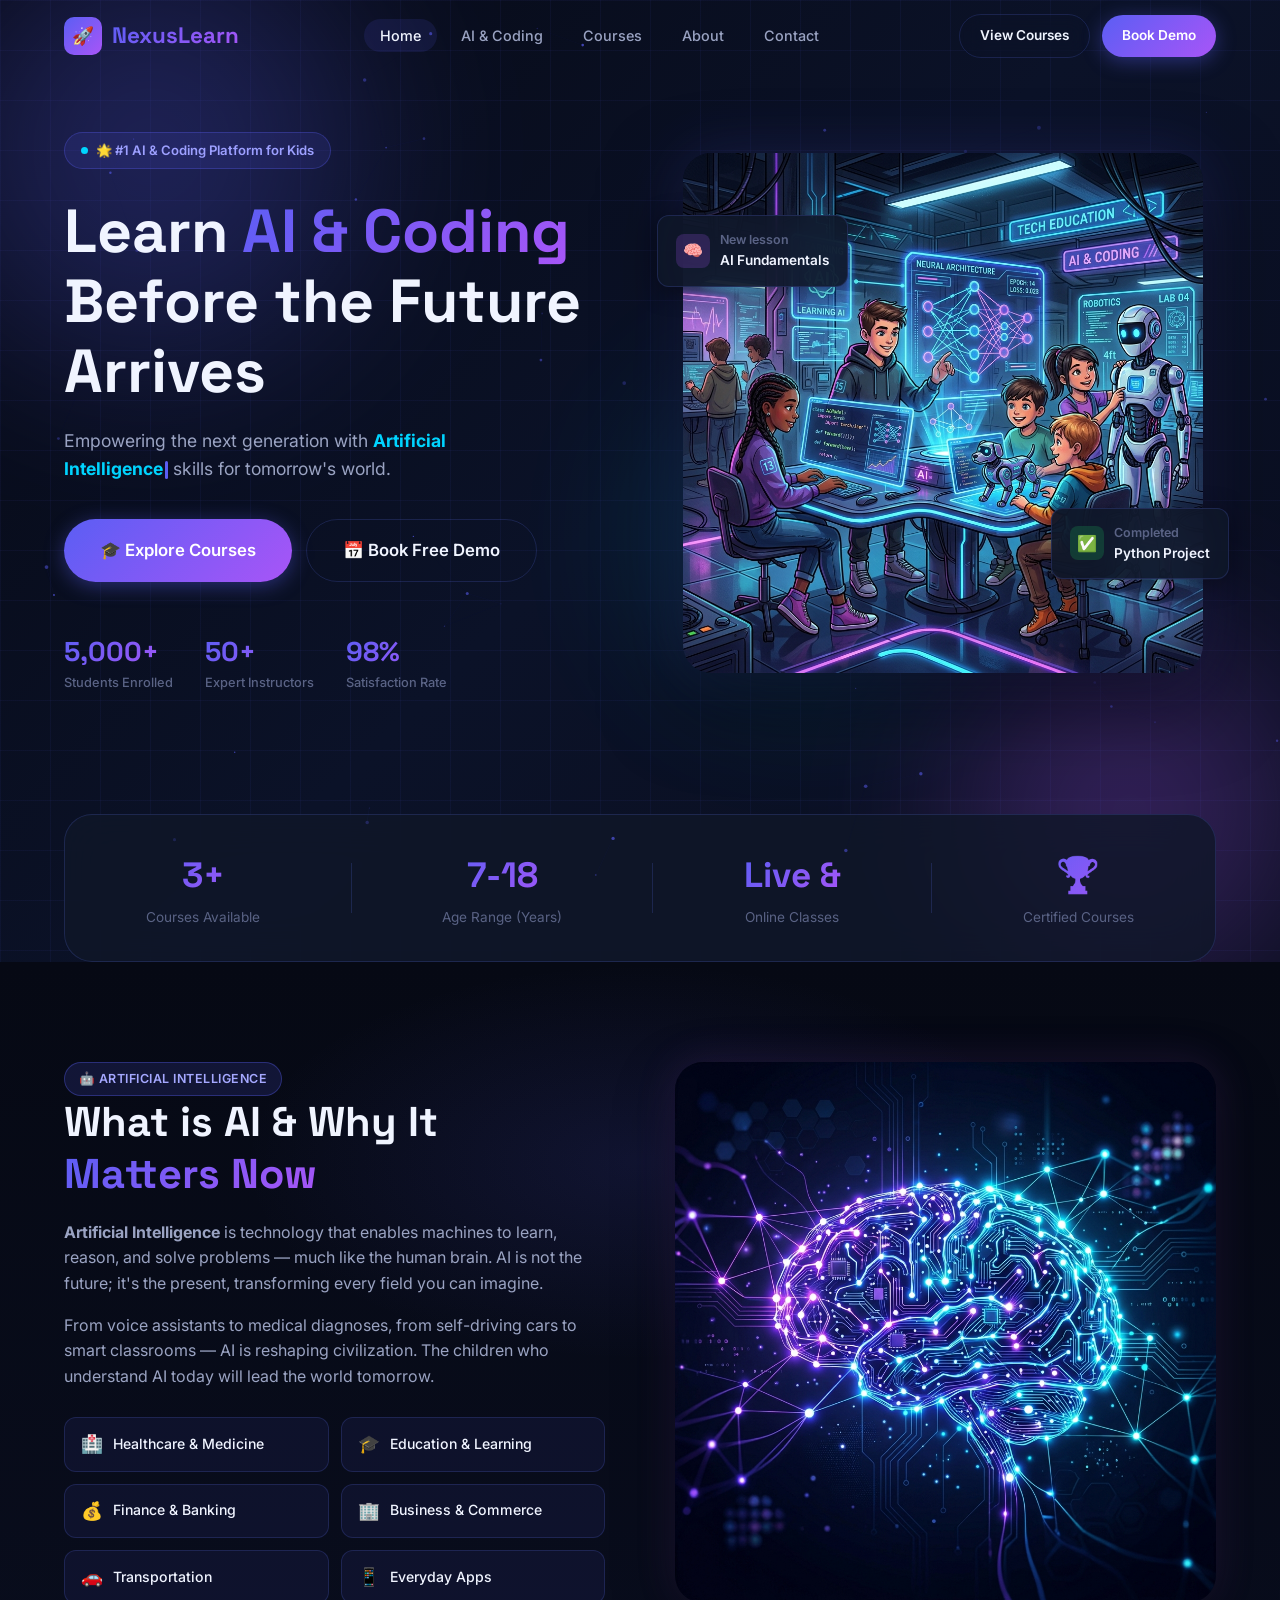
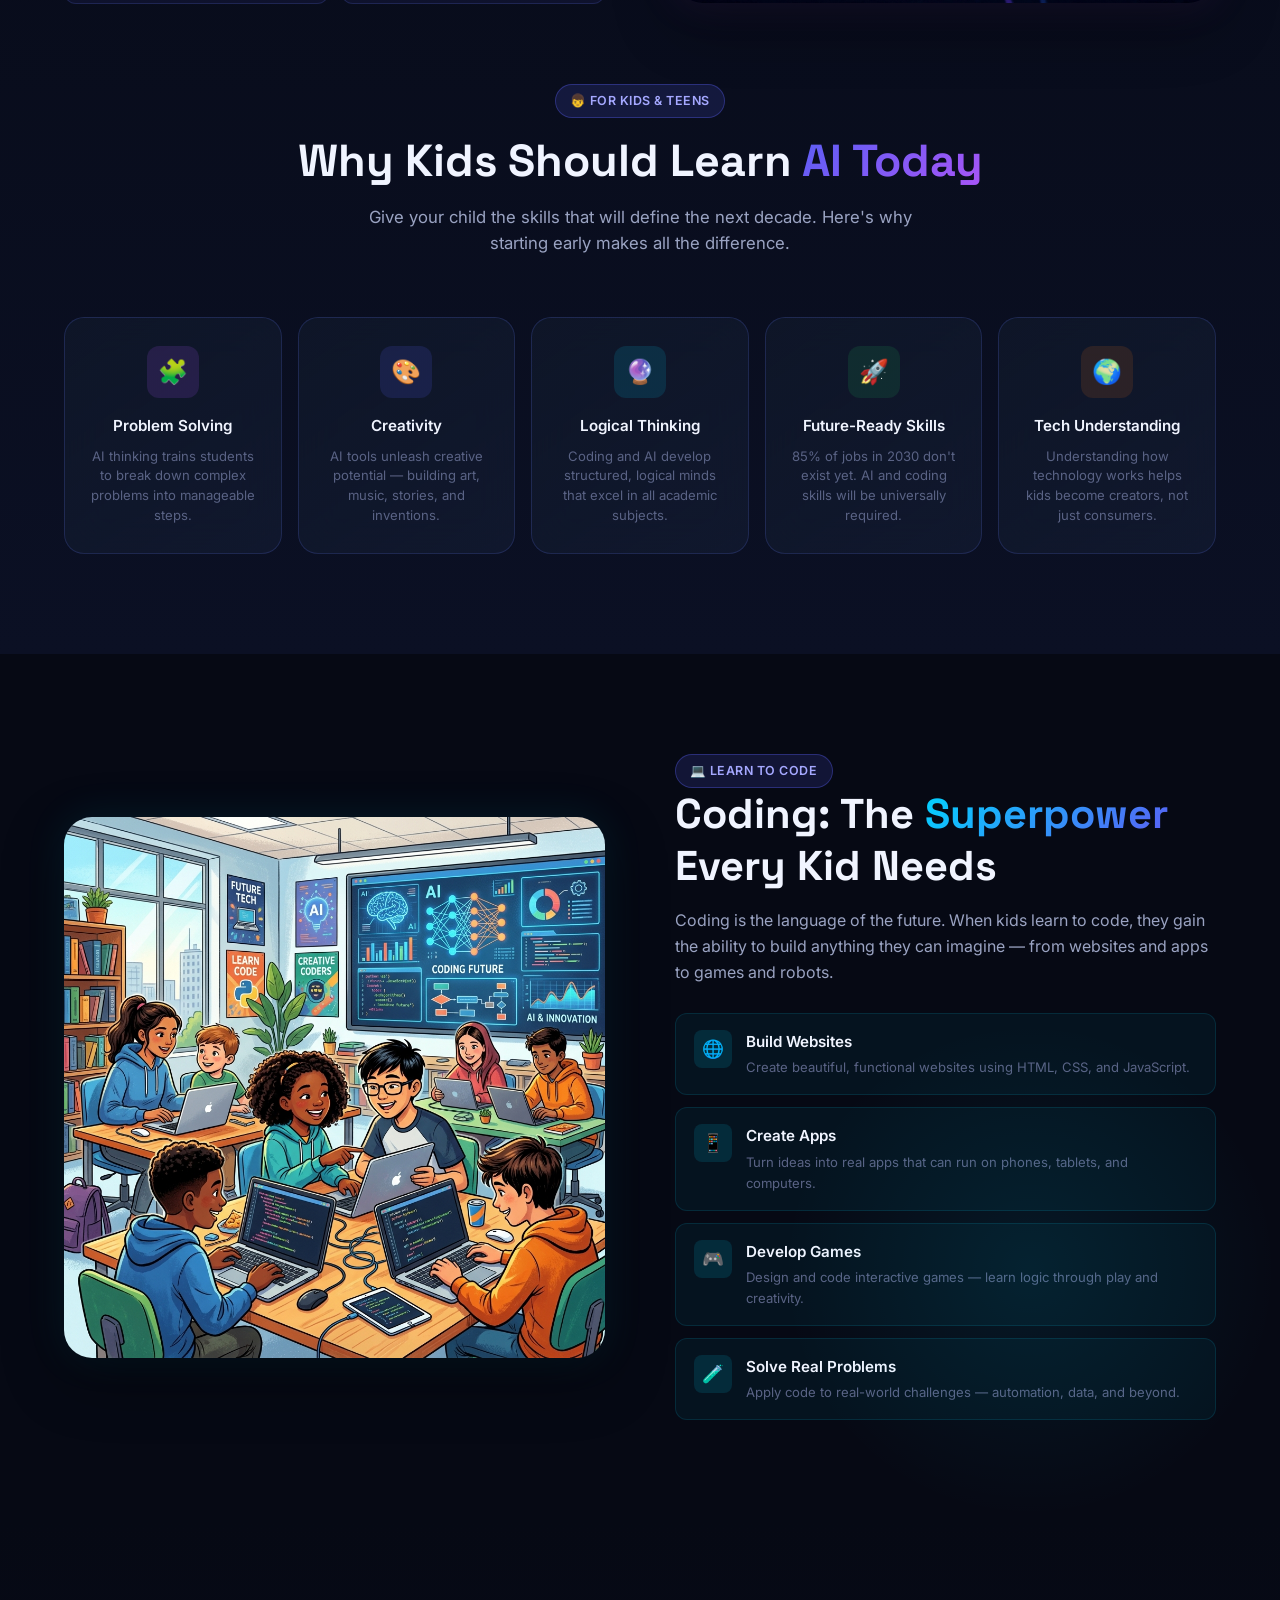
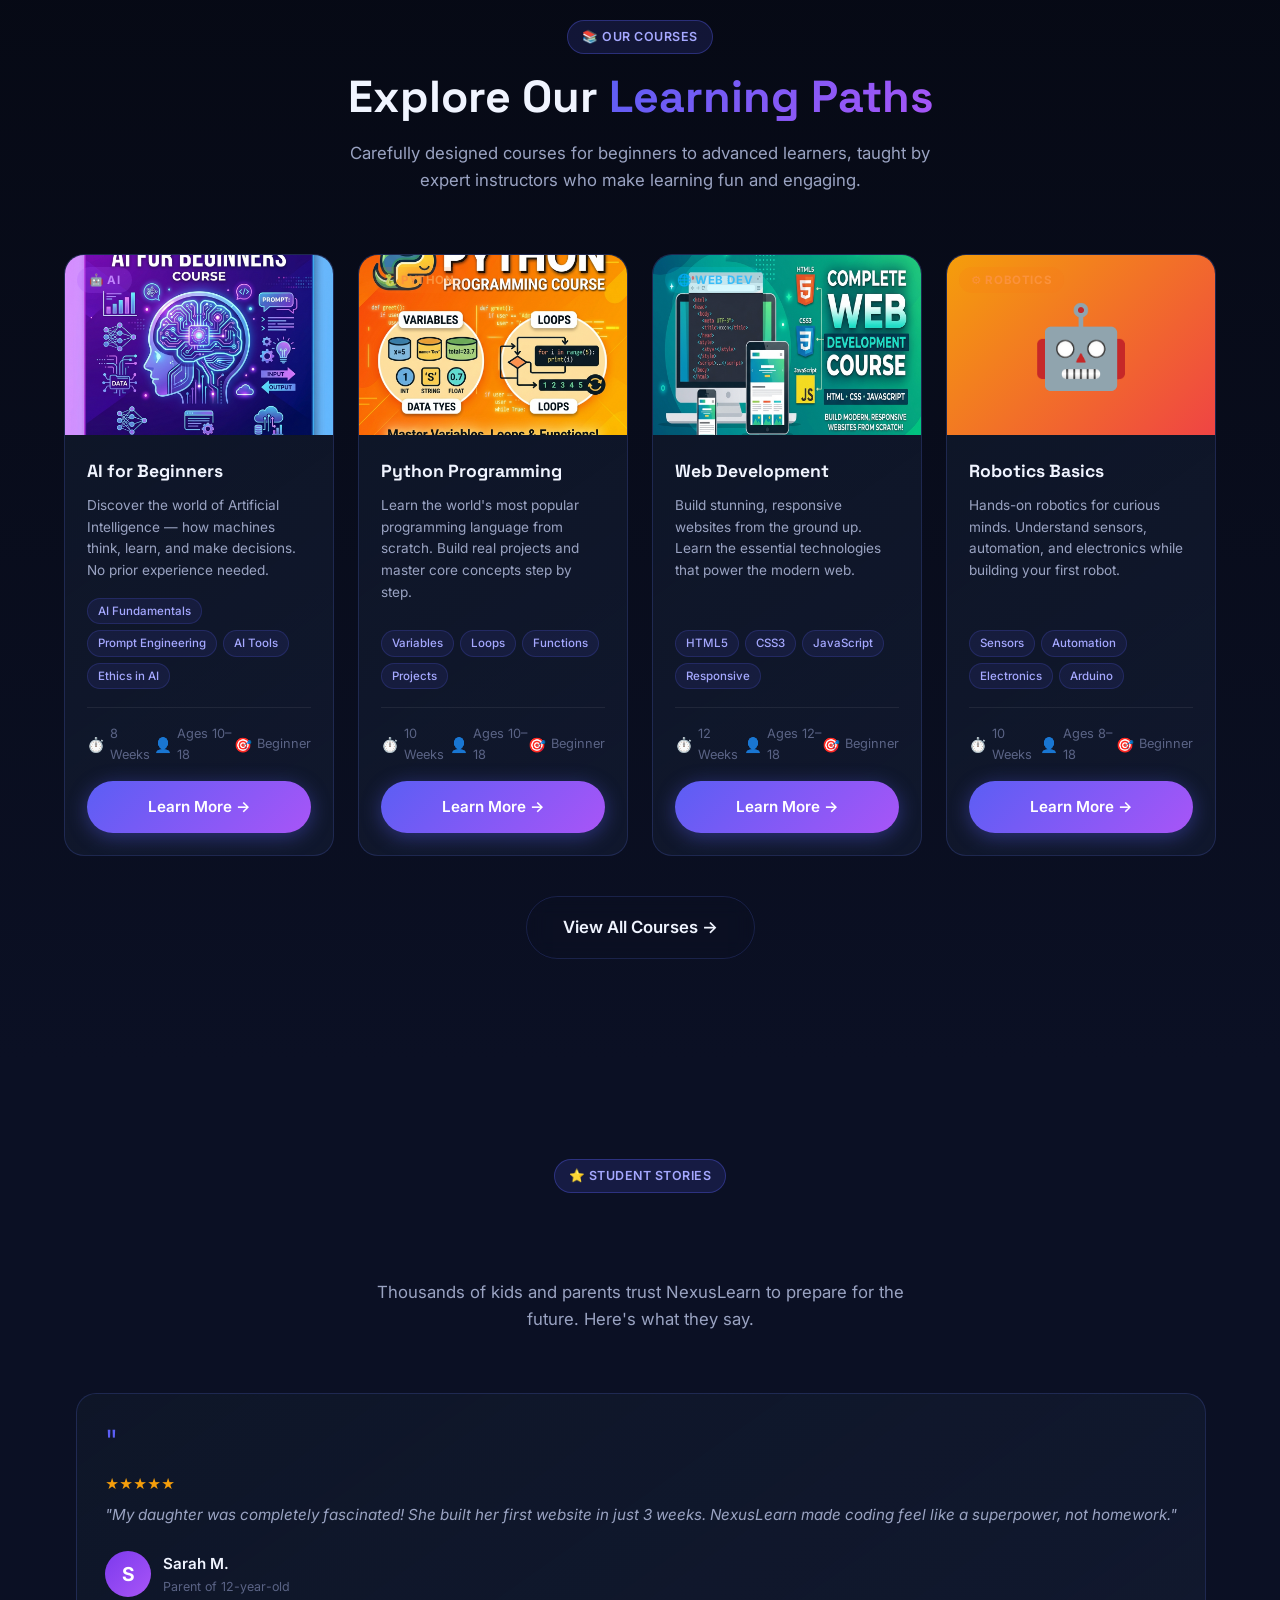
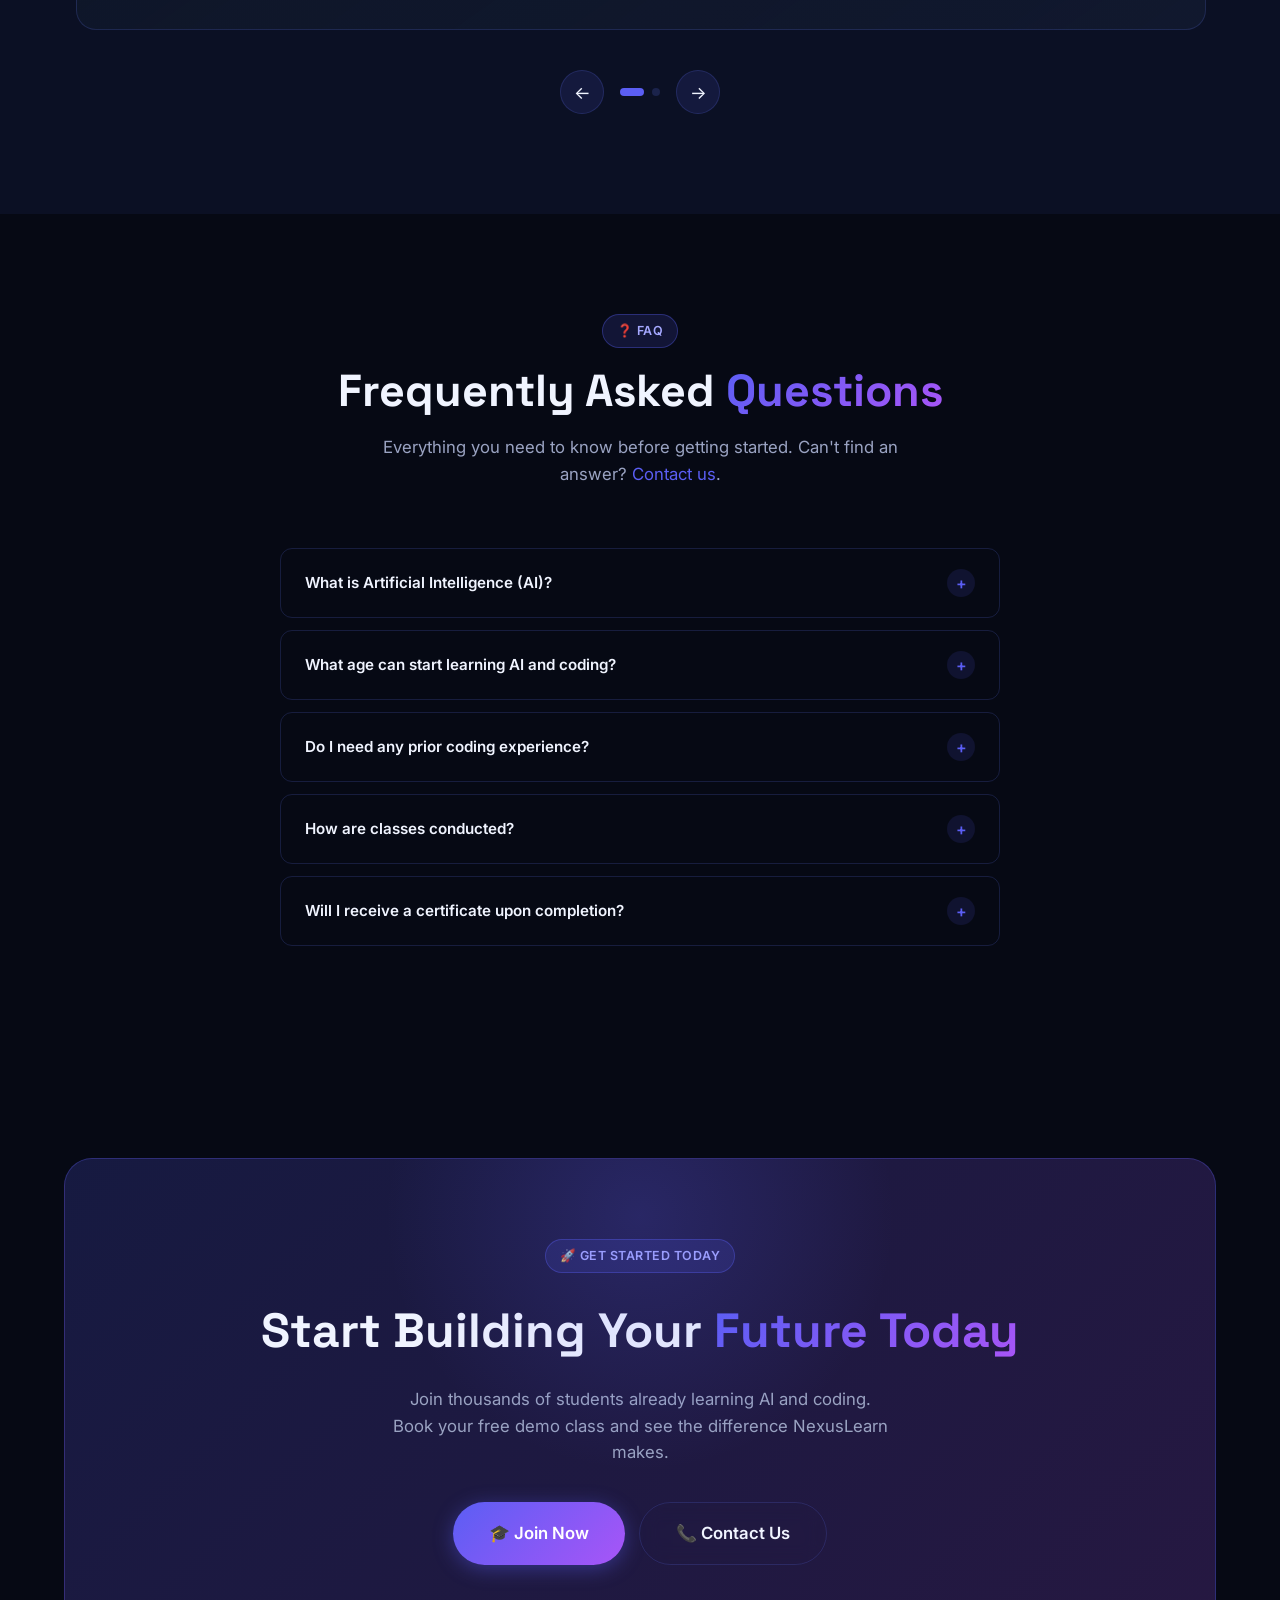
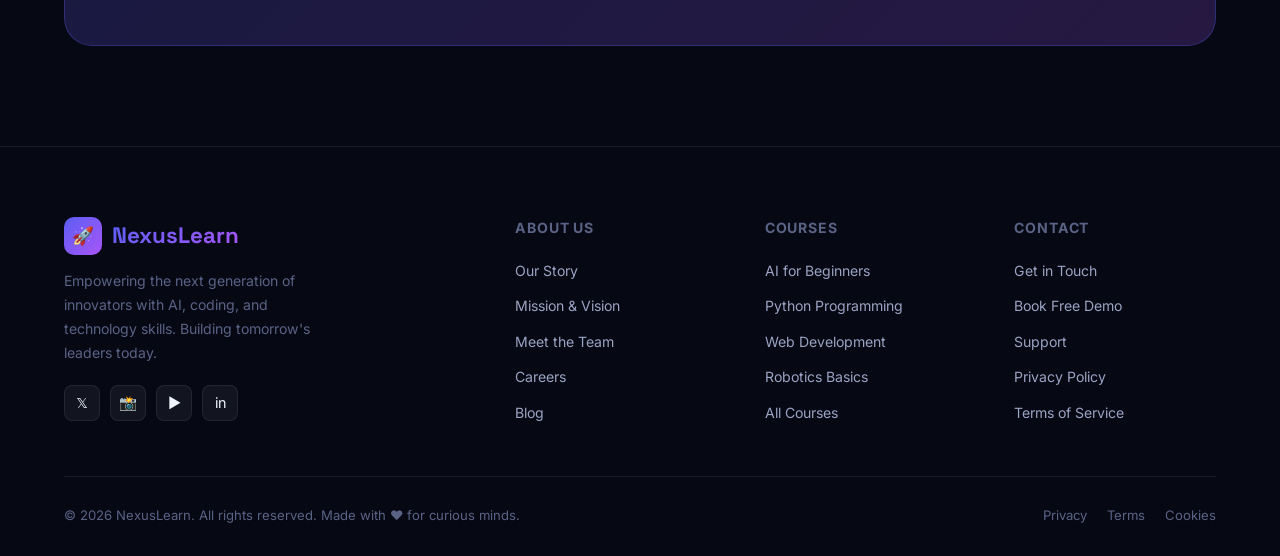
<file: index.html>
<!DOCTYPE html>
<html lang="en">
<head>
  <meta charset="UTF-8" />
  <meta name="viewport" content="width=device-width, initial-scale=1.0" />
  <title>NexusLearn — AI & Coding Education for Kids</title>
  <meta name="description" content="Empower your child with AI, coding, and future technology skills. NexusLearn offers premium courses in AI, Python, Web Development, and Robotics for kids aged 8–18." />
  <meta name="keywords" content="AI education, coding for kids, learn Python, robotics, web development, EdTech, STEM" />
  <meta name="author" content="NexusLearn" />
  <meta property="og:title" content="NexusLearn — AI & Coding Education for Kids" />
  <meta property="og:description" content="Empowering the next generation with Artificial Intelligence, Coding, and Future Technology Skills." />
  <meta property="og:type" content="website" />

  <link rel="preconnect" href="https://fonts.googleapis.com" />
  <link rel="preconnect" href="https://fonts.gstatic.com" crossorigin />
  <link href="https://fonts.googleapis.com/css2?family=Inter:wght@300;400;500;600;700;800;900&family=Space+Grotesk:wght@400;500;600;700&display=swap" rel="stylesheet" />
  <link rel="stylesheet" href="css/style.css" />

  <style>
    /* Hero canvas */
    #hero-particles {
      position: absolute;
      inset: 0;
      width: 100%;
      height: 100%;
      z-index: 1;
      pointer-events: none;
    }
    /* Typed cursor */
    .typed-cursor {
      display: inline-block;
      width: 3px;
      height: 1em;
      background: var(--color-primary);
      margin-left: 2px;
      vertical-align: middle;
      animation: blink 0.9s step-end infinite;
      border-radius: 2px;
    }
    @keyframes blink {
      0%, 100% { opacity: 1; }
      50%       { opacity: 0; }
    }
    /* Course filter buttons */
    .filter-bar {
      display: flex;
      gap: 10px;
      justify-content: center;
      margin-bottom: 48px;
      flex-wrap: wrap;
    }
    .filter-btn {
      padding: 9px 22px;
      border-radius: var(--radius-full);
      background: rgba(91,94,244,0.08);
      border: 1.5px solid var(--color-border);
      color: var(--text-secondary);
      font-size: 0.88rem;
      font-weight: 600;
      cursor: pointer;
      transition: all 0.2s ease;
    }
    .filter-btn.active,
    .filter-btn:hover {
      background: var(--gradient-primary);
      border-color: transparent;
      color: #fff;
    }
    /* Stats bar */
    .stats-bar {
      background: rgba(15,23,41,0.8);
      border: 1px solid var(--color-border);
      border-radius: var(--radius-xl);
      padding: 32px 48px;
      display: flex;
      align-items: center;
      justify-content: space-around;
      gap: 24px;
      backdrop-filter: blur(20px);
      margin-top: 60px;
    }
    .stats-bar-item { text-align: center; }
    .stats-bar-item .num {
      font-family: var(--font-display);
      font-size: 2.2rem;
      font-weight: 800;
      background: var(--gradient-primary);
      -webkit-background-clip: text;
      -webkit-text-fill-color: transparent;
      background-clip: text;
    }
    .stats-bar-item .label {
      font-size: 0.85rem;
      color: var(--text-muted);
      margin-top: 4px;
    }
    .stats-divider {
      width: 1px;
      height: 50px;
      background: var(--color-border);
    }
    @media (max-width: 600px) {
      .stats-bar { flex-direction: column; padding: 24px; gap: 20px; }
      .stats-divider { display: none; }
    }
  </style>
</head>
<body>

  <!-- ═══ NAVBAR ═══ -->
  <nav id="navbar" role="navigation" aria-label="Main navigation">
    <div class="nav-container">
      <a href="index.html" class="nav-logo" aria-label="NexusLearn Home">
        <div class="nav-logo-icon" aria-hidden="true">🚀</div>
        <span>NexusLearn</span>
      </a>

      <ul class="nav-links" role="list">
        <li><a href="#hero">Home</a></li>
        <li><a href="#why-ai">AI & Coding</a></li>
        <li><a href="#courses">Courses</a></li>
        <li><a href="about.html">About</a></li>
        <li><a href="contact.html">Contact</a></li>
      </ul>

      <div class="nav-actions">
        <a href="courses.html" class="btn btn-outline btn-sm">View Courses</a>
        <a href="contact.html" class="btn btn-primary btn-sm">Book Demo</a>
      </div>

      <button class="hamburger" id="hamburger" aria-label="Toggle navigation menu" aria-expanded="false" aria-controls="mobile-nav">
        <span></span><span></span><span></span>
      </button>
    </div>
  </nav>

  <!-- Mobile Nav -->
  <div id="mobile-nav" class="mobile-nav" role="menu">
    <a href="#hero" role="menuitem">🏠 Home</a>
    <a href="#why-ai" role="menuitem">🤖 Why AI?</a>
    <a href="#courses" role="menuitem">📚 Courses</a>
    <a href="#testimonials" role="menuitem">⭐ Reviews</a>
    <a href="about.html" role="menuitem">👥 About Us</a>
    <a href="contact.html" role="menuitem">📞 Contact</a>
    <a href="contact.html" class="btn btn-primary">Book Free Demo</a>
  </div>

  <!-- ═══ HERO SECTION ═══ -->
  <section id="hero" aria-label="Hero section">
    <div class="hero-bg"></div>
    <canvas id="hero-particles" aria-hidden="true"></canvas>
    <div class="hero-orb hero-orb-1" aria-hidden="true"></div>
    <div class="hero-orb hero-orb-2" aria-hidden="true"></div>
    <div class="hero-orb hero-orb-3" aria-hidden="true"></div>
    <div class="hero-grid-bg" aria-hidden="true"></div>

    <div class="container">
      <div class="hero-inner">
        <div class="hero-content">
          <div class="hero-badge" aria-label="Platform badge">
            <span class="dot" aria-hidden="true"></span>
            🌟 #1 AI & Coding Platform for Kids
          </div>

          <h1 class="hero-title">
            Learn <span class="text-gradient">AI & Coding</span><br/>
            Before the Future<br/>Arrives
          </h1>

          <p class="hero-subtitle">
            Empowering the next generation with
            <strong id="typed-text" style="color:var(--color-accent)"></strong><span class="typed-cursor" aria-hidden="true"></span>
            skills for tomorrow's world.
          </p>

          <div class="hero-actions">
            <a href="#courses" class="btn btn-primary btn-lg" id="explore-courses-btn">
              🎓 Explore Courses
            </a>
            <a href="contact.html" class="btn btn-outline btn-lg" id="book-demo-btn">
              📅 Book Free Demo
            </a>
          </div>

          <div class="hero-stats" role="list">
            <div class="hero-stat" role="listitem">
              <div class="hero-stat-num">
                <span data-counter="5000" data-suffix="+">5000+</span>
              </div>
              <div class="hero-stat-label">Students Enrolled</div>
            </div>
            <div class="hero-stat" role="listitem">
              <div class="hero-stat-num">
                <span data-counter="50" data-suffix="+">50+</span>
              </div>
              <div class="hero-stat-label">Expert Instructors</div>
            </div>
            <div class="hero-stat" role="listitem">
              <div class="hero-stat-num">
                <span data-counter="98" data-suffix="%">98%</span>
              </div>
              <div class="hero-stat-label">Satisfaction Rate</div>
            </div>
          </div>
        </div>

        <div class="hero-visual" aria-hidden="true">
          <div class="hero-image-wrap">
            <img src="images/hero.png" alt="Kids learning AI and coding in a futuristic environment" loading="eager" />

            <div class="hero-float-card hero-float-1" aria-hidden="true">
              <div class="icon icon-purple" style="background:rgba(168,85,247,0.2);">🧠</div>
              <div>
                <div style="font-size:0.78rem;color:var(--text-muted)">New lesson</div>
                <div>AI Fundamentals</div>
              </div>
            </div>

            <div class="hero-float-card hero-float-2" aria-hidden="true">
              <div class="icon icon-green" style="background:rgba(34,197,94,0.2);">✅</div>
              <div>
                <div style="font-size:0.78rem;color:var(--text-muted)">Completed</div>
                <div>Python Project</div>
              </div>
            </div>
          </div>
        </div>
      </div>

      <!-- Stats bar -->
      <div class="stats-bar reveal" role="region" aria-label="Platform statistics">
        <div class="stats-bar-item">
          <div class="num"><span data-counter="4" data-suffix="">0</span>+</div>
          <div class="label">Courses Available</div>
        </div>
        <div class="stats-divider" aria-hidden="true"></div>
        <div class="stats-bar-item">
          <div class="num"><span data-counter="8" data-suffix="">0</span>-18</div>
          <div class="label">Age Range (Years)</div>
        </div>
        <div class="stats-divider" aria-hidden="true"></div>
        <div class="stats-bar-item">
          <div class="num">Live &amp;</div>
          <div class="label">Online Classes</div>
        </div>
        <div class="stats-divider" aria-hidden="true"></div>
        <div class="stats-bar-item">
          <div class="num">🏆</div>
          <div class="label">Certified Courses</div>
        </div>
      </div>
    </div>
  </section>

  <!-- ═══ WHY LEARN AI ═══ -->
  <section id="why-ai" class="section-padding" aria-labelledby="why-ai-heading">
    <div class="container">
      <div class="why-ai-grid">
        <div class="why-ai-content">
          <div class="badge reveal">🤖 Artificial Intelligence</div>
          <h2 id="why-ai-heading" class="reveal reveal-delay-1">
            What is AI &amp; Why It<br/><span class="text-gradient">Matters Now</span>
          </h2>
          <p class="reveal reveal-delay-2">
            <strong>Artificial Intelligence</strong> is technology that enables machines to learn, reason, and solve problems — much like the human brain. AI is not the future; it's the present, transforming every field you can imagine.
          </p>
          <p class="reveal reveal-delay-3">
            From voice assistants to medical diagnoses, from self-driving cars to smart classrooms — AI is reshaping civilization. The children who understand AI today will lead the world tomorrow.
          </p>

          <div class="ai-uses-grid reveal reveal-delay-4" role="list">
            <div class="ai-use-item" role="listitem">
              <span class="icon" aria-hidden="true">🏥</span> Healthcare &amp; Medicine
            </div>
            <div class="ai-use-item" role="listitem">
              <span class="icon" aria-hidden="true">🎓</span> Education &amp; Learning
            </div>
            <div class="ai-use-item" role="listitem">
              <span class="icon" aria-hidden="true">💰</span> Finance &amp; Banking
            </div>
            <div class="ai-use-item" role="listitem">
              <span class="icon" aria-hidden="true">🏢</span> Business &amp; Commerce
            </div>
            <div class="ai-use-item" role="listitem">
              <span class="icon" aria-hidden="true">🚗</span> Transportation
            </div>
            <div class="ai-use-item" role="listitem">
              <span class="icon" aria-hidden="true">📱</span> Everyday Apps
            </div>
          </div>
        </div>

        <div class="why-ai-visual reveal-right">
          <img src="images/ai-brain.png" alt="Abstract AI neural network illustration" loading="lazy" />
        </div>
      </div>

      <!-- Why kids should learn AI -->
      <div class="section-header reveal" style="margin-top:20px;">
        <div class="badge">👦 For Kids &amp; Teens</div>
        <h2>Why Kids Should Learn <span class="text-gradient">AI Today</span></h2>
        <p>Give your child the skills that will define the next decade. Here's why starting early makes all the difference.</p>
      </div>

      <div class="ai-benefits-cards" role="list">
        <article class="glass-card ai-benefit-card reveal reveal-delay-1" role="listitem" data-tilt>
          <div class="card-icon icon-purple" aria-hidden="true">🧩</div>
          <h3>Problem Solving</h3>
          <p>AI thinking trains students to break down complex problems into manageable steps.</p>
        </article>
        <article class="glass-card ai-benefit-card reveal reveal-delay-2" role="listitem" data-tilt>
          <div class="card-icon icon-blue" aria-hidden="true">🎨</div>
          <h3>Creativity</h3>
          <p>AI tools unleash creative potential — building art, music, stories, and inventions.</p>
        </article>
        <article class="glass-card ai-benefit-card reveal reveal-delay-3" role="listitem" data-tilt>
          <div class="card-icon icon-cyan" aria-hidden="true">🔮</div>
          <h3>Logical Thinking</h3>
          <p>Coding and AI develop structured, logical minds that excel in all academic subjects.</p>
        </article>
        <article class="glass-card ai-benefit-card reveal reveal-delay-4" role="listitem" data-tilt>
          <div class="card-icon icon-green" aria-hidden="true">🚀</div>
          <h3>Future-Ready Skills</h3>
          <p>85% of jobs in 2030 don't exist yet. AI and coding skills will be universally required.</p>
        </article>
        <article class="glass-card ai-benefit-card reveal reveal-delay-5" role="listitem" data-tilt>
          <div class="card-icon icon-orange" aria-hidden="true">🌍</div>
          <h3>Tech Understanding</h3>
          <p>Understanding how technology works helps kids become creators, not just consumers.</p>
        </article>
      </div>
    </div>
  </section>

  <!-- ═══ WHY LEARN CODING ═══ -->
  <section id="why-coding" class="section-padding" aria-labelledby="why-coding-heading">
    <div class="container">
      <div class="coding-grid">
        <div class="coding-visual reveal-left">
          <img src="images/coding-kids.png" alt="Kids collaboratively coding on laptops and tablets" loading="lazy" />
        </div>

        <div class="coding-content">
          <div class="badge reveal">💻 Learn to Code</div>
          <h2 id="why-coding-heading" class="reveal reveal-delay-1">
            Coding: The <span class="text-gradient-accent">Superpower</span><br/>Every Kid Needs
          </h2>
          <p class="reveal reveal-delay-2">Coding is the language of the future. When kids learn to code, they gain the ability to build anything they can imagine — from websites and apps to games and robots.</p>

          <div class="coding-benefits">
            <div class="coding-benefit reveal reveal-delay-2">
              <div class="icon" aria-hidden="true">🌐</div>
              <div class="coding-benefit-text">
                <h4>Build Websites</h4>
                <p>Create beautiful, functional websites using HTML, CSS, and JavaScript.</p>
              </div>
            </div>
            <div class="coding-benefit reveal reveal-delay-3">
              <div class="icon" aria-hidden="true">📱</div>
              <div class="coding-benefit-text">
                <h4>Create Apps</h4>
                <p>Turn ideas into real apps that can run on phones, tablets, and computers.</p>
              </div>
            </div>
            <div class="coding-benefit reveal reveal-delay-4">
              <div class="icon" aria-hidden="true">🎮</div>
              <div class="coding-benefit-text">
                <h4>Develop Games</h4>
                <p>Design and code interactive games — learn logic through play and creativity.</p>
              </div>
            </div>
            <div class="coding-benefit reveal reveal-delay-5">
              <div class="icon" aria-hidden="true">🧪</div>
              <div class="coding-benefit-text">
                <h4>Solve Real Problems</h4>
                <p>Apply code to real-world challenges — automation, data, and beyond.</p>
              </div>
            </div>
          </div>
        </div>
      </div>
    </div>
  </section>

  <!-- ═══ COURSES SECTION ═══ -->
  <section id="courses" class="section-padding" aria-labelledby="courses-heading">
    <div class="container">
      <div class="section-header">
        <div class="badge reveal">📚 Our Courses</div>
        <h2 id="courses-heading" class="reveal reveal-delay-1">
          Explore Our <span class="text-gradient">Learning Paths</span>
        </h2>
        <p class="reveal reveal-delay-2">Carefully designed courses for beginners to advanced learners, taught by expert instructors who make learning fun and engaging.</p>
      </div>

      <div class="courses-grid" role="list">

        <!-- AI for Beginners -->
        <article class="course-card reveal reveal-delay-1" role="listitem">
          <div class="course-image">
            <img src="images/course-ai.png" alt="AI for Beginners course" loading="lazy" />
            <span class="course-tag tag-purple">🤖 AI</span>
          </div>
          <div class="course-body">
            <h3>AI for Beginners</h3>
            <p>Discover the world of Artificial Intelligence — how machines think, learn, and make decisions. No prior experience needed.</p>
            <div class="course-topics" aria-label="Topics covered">
              <span class="course-topic">AI Fundamentals</span>
              <span class="course-topic">Prompt Engineering</span>
              <span class="course-topic">AI Tools</span>
              <span class="course-topic">Ethics in AI</span>
            </div>
            <div class="course-meta">
              <div class="course-meta-item"><span class="icon" aria-hidden="true">⏱️</span> 8 Weeks</div>
              <div class="course-meta-item"><span class="icon" aria-hidden="true">👤</span> Ages 10–18</div>
              <div class="course-meta-item"><span class="icon" aria-hidden="true">🎯</span> Beginner</div>
            </div>
            <a href="courses.html" class="btn btn-primary" style="width:100%;justify-content:center;" aria-label="Learn more about AI for Beginners">Learn More →</a>
          </div>
        </article>

        <!-- Python Programming -->
        <article class="course-card reveal reveal-delay-2" role="listitem">
          <div class="course-image">
            <img src="images/course-python.png" alt="Python Programming course" loading="lazy" />
            <span class="course-tag tag-orange">🐍 Python</span>
          </div>
          <div class="course-body">
            <h3>Python Programming</h3>
            <p>Learn the world's most popular programming language from scratch. Build real projects and master core concepts step by step.</p>
            <div class="course-topics" aria-label="Topics covered">
              <span class="course-topic">Variables</span>
              <span class="course-topic">Loops</span>
              <span class="course-topic">Functions</span>
              <span class="course-topic">Projects</span>
            </div>
            <div class="course-meta">
              <div class="course-meta-item"><span class="icon" aria-hidden="true">⏱️</span> 10 Weeks</div>
              <div class="course-meta-item"><span class="icon" aria-hidden="true">👤</span> Ages 10–18</div>
              <div class="course-meta-item"><span class="icon" aria-hidden="true">🎯</span> Beginner</div>
            </div>
            <a href="courses.html" class="btn btn-primary" style="width:100%;justify-content:center;" aria-label="Learn more about Python Programming">Learn More →</a>
          </div>
        </article>

        <!-- Web Development -->
        <article class="course-card reveal reveal-delay-3" role="listitem">
          <div class="course-image">
            <img src="images/course-webdev.png" alt="Web Development course" loading="lazy" />
            <span class="course-tag tag-cyan">🌐 Web Dev</span>
          </div>
          <div class="course-body">
            <h3>Web Development</h3>
            <p>Build stunning, responsive websites from the ground up. Learn the essential technologies that power the modern web.</p>
            <div class="course-topics" aria-label="Topics covered">
              <span class="course-topic">HTML5</span>
              <span class="course-topic">CSS3</span>
              <span class="course-topic">JavaScript</span>
              <span class="course-topic">Responsive</span>
            </div>
            <div class="course-meta">
              <div class="course-meta-item"><span class="icon" aria-hidden="true">⏱️</span> 12 Weeks</div>
              <div class="course-meta-item"><span class="icon" aria-hidden="true">👤</span> Ages 12–18</div>
              <div class="course-meta-item"><span class="icon" aria-hidden="true">🎯</span> Beginner</div>
            </div>
            <a href="courses.html" class="btn btn-primary" style="width:100%;justify-content:center;" aria-label="Learn more about Web Development">Learn More →</a>
          </div>
        </article>

        <!-- Robotics Basics -->
        <article class="course-card reveal reveal-delay-4" role="listitem">
          <div class="course-image">
            <div style="height:100%;background:linear-gradient(135deg,#f59e0b,#ef4444);display:flex;align-items:center;justify-content:center;font-size:5rem;">🤖</div>
            <span class="course-tag tag-orange">⚙️ Robotics</span>
          </div>
          <div class="course-body">
            <h3>Robotics Basics</h3>
            <p>Hands-on robotics for curious minds. Understand sensors, automation, and electronics while building your first robot.</p>
            <div class="course-topics" aria-label="Topics covered">
              <span class="course-topic">Sensors</span>
              <span class="course-topic">Automation</span>
              <span class="course-topic">Electronics</span>
              <span class="course-topic">Arduino</span>
            </div>
            <div class="course-meta">
              <div class="course-meta-item"><span class="icon" aria-hidden="true">⏱️</span> 10 Weeks</div>
              <div class="course-meta-item"><span class="icon" aria-hidden="true">👤</span> Ages 8–18</div>
              <div class="course-meta-item"><span class="icon" aria-hidden="true">🎯</span> Beginner</div>
            </div>
            <a href="courses.html" class="btn btn-primary" style="width:100%;justify-content:center;" aria-label="Learn more about Robotics Basics">Learn More →</a>
          </div>
        </article>

      </div>

      <div style="text-align:center;margin-top:40px;" class="reveal">
        <a href="courses.html" class="btn btn-outline btn-lg">View All Courses →</a>
      </div>
    </div>
  </section>

  <!-- ═══ TESTIMONIALS ═══ -->
  <section id="testimonials" class="section-padding" aria-labelledby="testimonials-heading">
    <div class="container">
      <div class="section-header">
        <div class="badge reveal">⭐ Student Stories</div>
        <h2 id="testimonials-heading" class="reveal reveal-delay-1">
          Real Results from <span class="text-gradient">Real Students</span>
        </h2>
        <p class="reveal reveal-delay-2">Thousands of kids and parents trust NexusLearn to prepare for the future. Here's what they say.</p>
      </div>

      <div class="testimonials-slider-wrap" aria-label="Testimonials slider">
        <div class="testimonials-track" id="testimonials-track">

          <div class="testimonial-card">
            <div class="testimonial-inner">
              <div class="testimonial-quote" aria-hidden="true">"</div>
              <div class="stars" aria-label="5 stars">★★★★★</div>
              <p class="testimonial-text">"My daughter was completely fascinated! She built her first website in just 3 weeks. NexusLearn made coding feel like a superpower, not homework."</p>
              <div class="testimonial-author">
                <div class="author-avatar avatar-purple" aria-hidden="true">S</div>
                <div class="author-info">
                  <div class="name">Sarah M.</div>
                  <div class="role">Parent of 12-year-old</div>
                </div>
              </div>
            </div>
          </div>

          <div class="testimonial-card">
            <div class="testimonial-inner">
              <div class="testimonial-quote" aria-hidden="true">"</div>
              <div class="stars" aria-label="5 stars">★★★★★</div>
              <p class="testimonial-text">"I learned Python from scratch and built a game for my science fair! The instructors are amazing and really patient with beginners."</p>
              <div class="testimonial-author">
                <div class="author-avatar avatar-blue" aria-hidden="true">A</div>
                <div class="author-info">
                  <div class="name">Aryan K., age 15</div>
                  <div class="role">Python Graduate</div>
                </div>
              </div>
            </div>
          </div>

          <div class="testimonial-card">
            <div class="testimonial-inner">
              <div class="testimonial-quote" aria-hidden="true">"</div>
              <div class="stars" aria-label="5 stars">★★★★★</div>
              <p class="testimonial-text">"Worth every penny. My son is now teaching ME about AI! The curriculum is up-to-date and the live classes keep kids engaged throughout."</p>
              <div class="testimonial-author">
                <div class="author-avatar avatar-green" aria-hidden="true">R</div>
                <div class="author-info">
                  <div class="name">Riya P.</div>
                  <div class="role">Parent of 14-year-old</div>
                </div>
              </div>
            </div>
          </div>

          <div class="testimonial-card">
            <div class="testimonial-inner">
              <div class="testimonial-quote" aria-hidden="true">"</div>
              <div class="stars" aria-label="5 stars">★★★★★</div>
              <p class="testimonial-text">"The AI course opened my eyes to what's possible. I created my own chatbot and got first place at the district tech competition!"</p>
              <div class="testimonial-author">
                <div class="author-avatar avatar-orange" aria-hidden="true">Z</div>
                <div class="author-info">
                  <div class="name">Zara T., age 16</div>
                  <div class="role">AI Course Graduate</div>
                </div>
              </div>
            </div>
          </div>

          <div class="testimonial-card">
            <div class="testimonial-inner">
              <div class="testimonial-quote" aria-hidden="true">"</div>
              <div class="stars" aria-label="5 stars">★★★★★</div>
              <p class="testimonial-text">"As a teacher, I recommend NexusLearn to all parents. The structured curriculum and real projects make abstract concepts tangible and exciting."</p>
              <div class="testimonial-author">
                <div class="author-avatar avatar-pink" aria-hidden="true">M</div>
                <div class="author-info">
                  <div class="name">Ms. Mehta</div>
                  <div class="role">School Teacher, Mumbai</div>
                </div>
              </div>
            </div>
          </div>

          <div class="testimonial-card">
            <div class="testimonial-inner">
              <div class="testimonial-quote" aria-hidden="true">"</div>
              <div class="stars" aria-label="5 stars">★★★★★</div>
              <p class="testimonial-text">"My 10-year-old built a robot for the first time! He is absolutely obsessed with robotics now. Best gift I've ever given him."</p>
              <div class="testimonial-author">
                <div class="author-avatar avatar-teal" aria-hidden="true">J</div>
                <div class="author-info">
                  <div class="name">James L.</div>
                  <div class="role">Parent of 10-year-old</div>
                </div>
              </div>
            </div>
          </div>

        </div>
      </div>

      <div class="slider-controls" aria-label="Slider controls">
        <button class="slider-btn" id="slider-prev" aria-label="Previous testimonial">←</button>
        <div class="slider-dots" id="slider-dots" role="group" aria-label="Slide indicators"></div>
        <button class="slider-btn" id="slider-next" aria-label="Next testimonial">→</button>
      </div>
    </div>
  </section>

  <!-- ═══ FAQ SECTION ═══ -->
  <section id="faq" class="section-padding" aria-labelledby="faq-heading">
    <div class="container">
      <div class="section-header">
        <div class="badge reveal">❓ FAQ</div>
        <h2 id="faq-heading" class="reveal reveal-delay-1">
          Frequently Asked <span class="text-gradient">Questions</span>
        </h2>
        <p class="reveal reveal-delay-2">Everything you need to know before getting started. Can't find an answer? <a href="contact.html" style="color:var(--color-primary)">Contact us</a>.</p>
      </div>

      <div class="faq-container">

        <div class="faq-item reveal">
          <button class="faq-question" aria-expanded="false">
            <span>What is Artificial Intelligence (AI)?</span>
            <div class="faq-icon" aria-hidden="true">+</div>
          </button>
          <div class="faq-answer" role="region">
            <div class="faq-answer-inner">
              Artificial Intelligence (AI) is the simulation of human intelligence by computer systems. This includes tasks like learning from data, recognizing patterns, making decisions, and solving problems. In our courses, we teach students what AI is, how it works, and how to use AI tools creatively and responsibly.
            </div>
          </div>
        </div>

        <div class="faq-item reveal reveal-delay-1">
          <button class="faq-question" aria-expanded="false">
            <span>What age can start learning AI and coding?</span>
            <div class="faq-icon" aria-hidden="true">+</div>
          </button>
          <div class="faq-answer" role="region">
            <div class="faq-answer-inner">
              Our courses are designed for students aged 8 to 18 years. We have beginner tracks specifically for younger learners (ages 8–11) using visual and block-based coding, and more advanced tracks for teens (12–18) covering Python, AI, web development, and robotics with real code.
            </div>
          </div>
        </div>

        <div class="faq-item reveal reveal-delay-2">
          <button class="faq-question" aria-expanded="false">
            <span>Do I need any prior coding experience?</span>
            <div class="faq-icon" aria-hidden="true">+</div>
          </button>
          <div class="faq-answer" role="region">
            <div class="faq-answer-inner">
              Absolutely not! All our beginner courses start from zero. We assume no prior knowledge and build up gradually. Our instructors are trained to make complex ideas simple, fun, and accessible for every learner — whether they've never touched a computer or are already tech-savvy.
            </div>
          </div>
        </div>

        <div class="faq-item reveal reveal-delay-3">
          <button class="faq-question" aria-expanded="false">
            <span>How are classes conducted?</span>
            <div class="faq-icon" aria-hidden="true">+</div>
          </button>
          <div class="faq-answer" role="region">
            <div class="faq-answer-inner">
              Classes are conducted live online via video conferencing in small groups (maximum 6–8 students per batch) to ensure personalized attention. Each session is interactive, project-based, and fun. All sessions are recorded so students can revisit them anytime. We also offer weekend batches for school-going students.
            </div>
          </div>
        </div>

        <div class="faq-item reveal reveal-delay-4">
          <button class="faq-question" aria-expanded="false">
            <span>Will I receive a certificate upon completion?</span>
            <div class="faq-icon" aria-hidden="true">+</div>
          </button>
          <div class="faq-answer" role="region">
            <div class="faq-answer-inner">
              Yes! Every student who successfully completes a course receives a verified digital certificate from NexusLearn. These certificates can be shared on LinkedIn, added to portfolios, and presented in college applications. We also issue project certificates for completed capstone projects.
            </div>
          </div>
        </div>

      </div>
    </div>
  </section>

  <!-- ═══ CALL TO ACTION ═══ -->
  <section id="cta" class="section-padding" aria-labelledby="cta-heading">
    <div class="container">
      <div class="cta-inner reveal">
        <div class="badge" style="margin:0 auto 20px;">🚀 Get Started Today</div>
        <h2 id="cta-heading">
          Start Building Your <span class="text-gradient">Future Today</span>
        </h2>
        <p>Join thousands of students already learning AI and coding. Book your free demo class and see the difference NexusLearn makes.</p>
        <div class="cta-actions">
          <a href="courses.html" class="btn btn-primary btn-lg" id="join-now-btn">🎓 Join Now</a>
          <a href="contact.html" class="btn btn-outline btn-lg" id="contact-us-btn">📞 Contact Us</a>
        </div>
      </div>
    </div>
  </section>

  <!-- ═══ FOOTER ═══ -->
  <footer role="contentinfo">
    <div class="container">
      <div class="footer-grid">
        <div class="footer-brand">
          <a href="index.html" class="nav-logo" style="display:inline-flex;">
            <div class="nav-logo-icon" aria-hidden="true">🚀</div>
            <span>NexusLearn</span>
          </a>
          <p>Empowering the next generation of innovators with AI, coding, and technology skills. Building tomorrow's leaders today.</p>
          <div class="footer-social" aria-label="Social media links">
            <a href="#" class="social-link" aria-label="Twitter">𝕏</a>
            <a href="#" class="social-link" aria-label="Instagram">📸</a>
            <a href="#" class="social-link" aria-label="YouTube">▶️</a>
            <a href="#" class="social-link" aria-label="LinkedIn">in</a>
          </div>
        </div>

        <div class="footer-col">
          <h4>About Us</h4>
          <ul>
            <li><a href="about.html">Our Story</a></li>
            <li><a href="about.html#mission">Mission &amp; Vision</a></li>
            <li><a href="about.html#team">Meet the Team</a></li>
            <li><a href="#">Careers</a></li>
            <li><a href="#">Blog</a></li>
          </ul>
        </div>

        <div class="footer-col">
          <h4>Courses</h4>
          <ul>
            <li><a href="courses.html">AI for Beginners</a></li>
            <li><a href="courses.html">Python Programming</a></li>
            <li><a href="courses.html">Web Development</a></li>
            <li><a href="courses.html">Robotics Basics</a></li>
            <li><a href="courses.html">All Courses</a></li>
          </ul>
        </div>

        <div class="footer-col">
          <h4>Contact</h4>
          <ul>
            <li><a href="contact.html">Get in Touch</a></li>
            <li><a href="contact.html">Book Free Demo</a></li>
            <li><a href="#">Support</a></li>
            <li><a href="#">Privacy Policy</a></li>
            <li><a href="#">Terms of Service</a></li>
          </ul>
        </div>
      </div>

      <div class="footer-bottom">
        <p>© 2026 NexusLearn. All rights reserved. Made with ❤️ for curious minds.</p>
        <div class="footer-bottom-links">
          <a href="#">Privacy</a>
          <a href="#">Terms</a>
          <a href="#">Cookies</a>
        </div>
      </div>
    </div>
  </footer>

  <!-- Back to Top -->
  <button id="back-to-top" aria-label="Back to top">↑</button>

  <script src="js/main.js"></script>
</body>
</html>
</file>
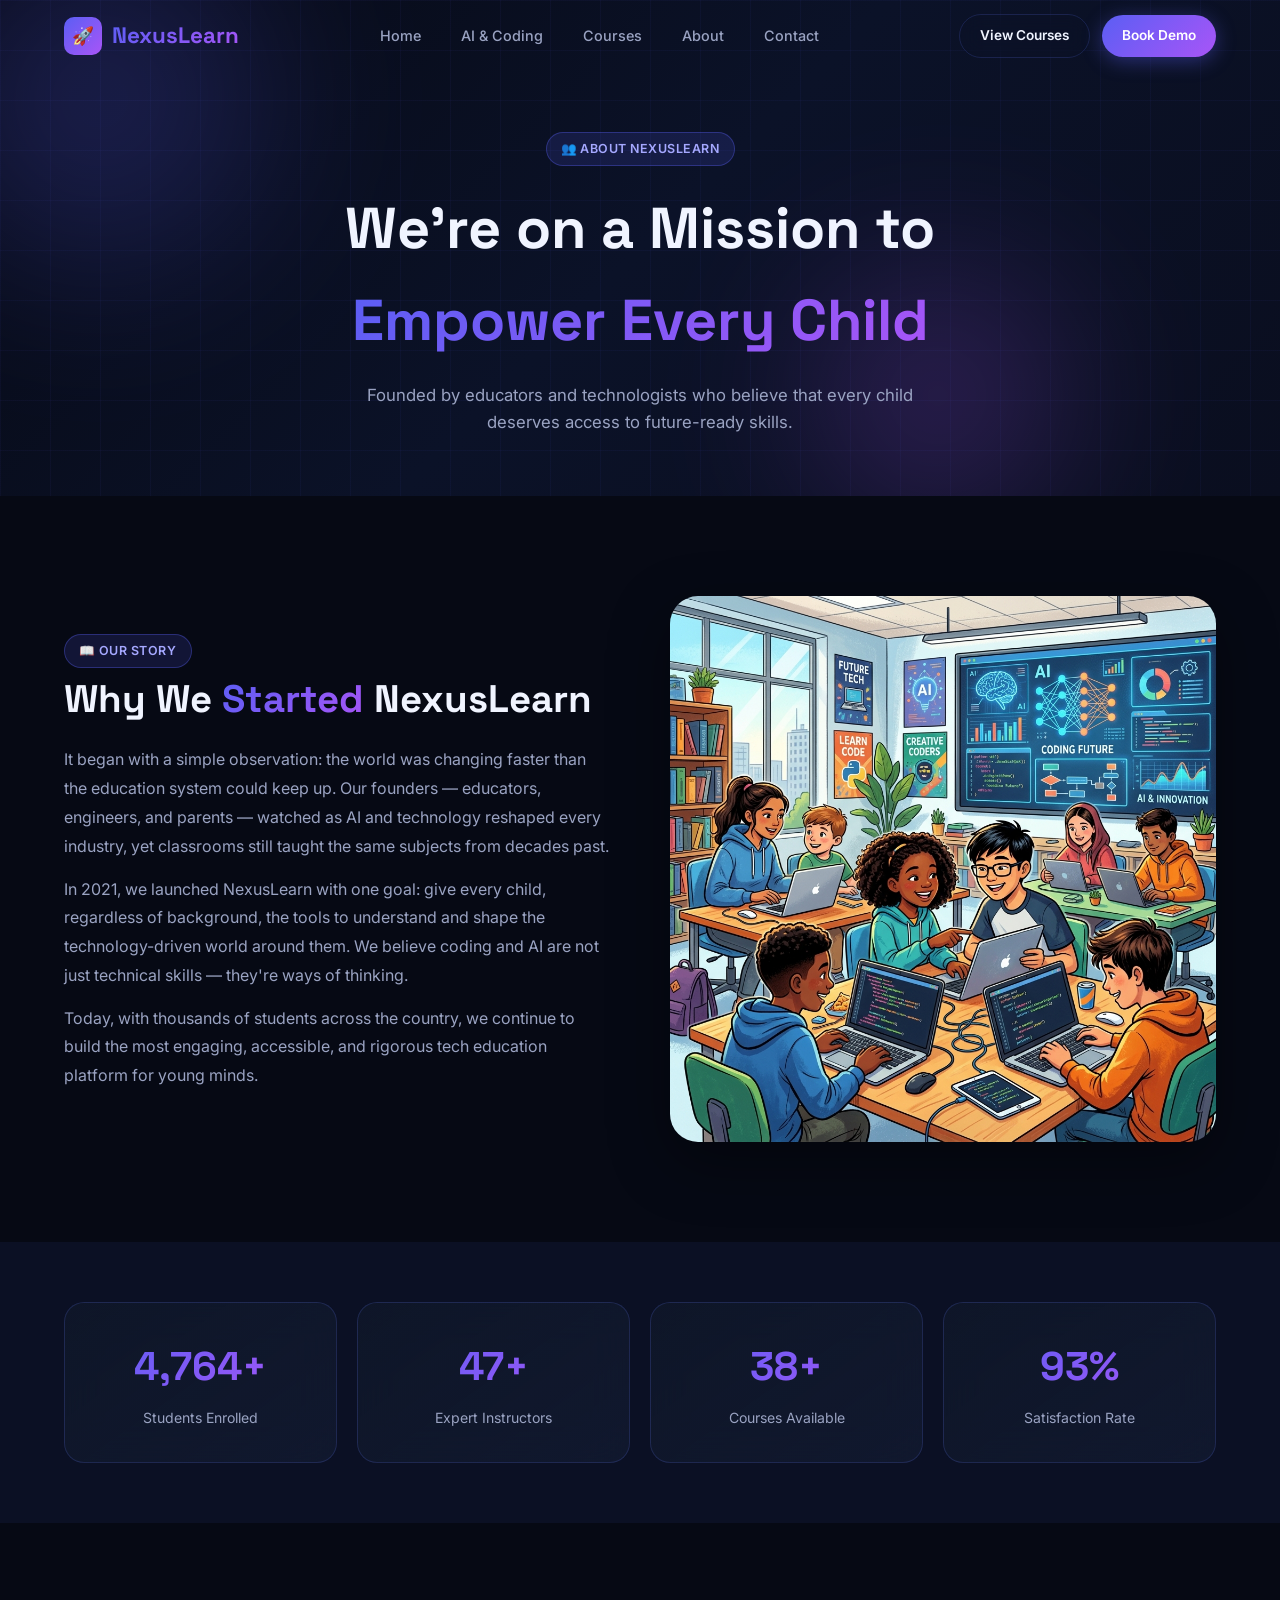
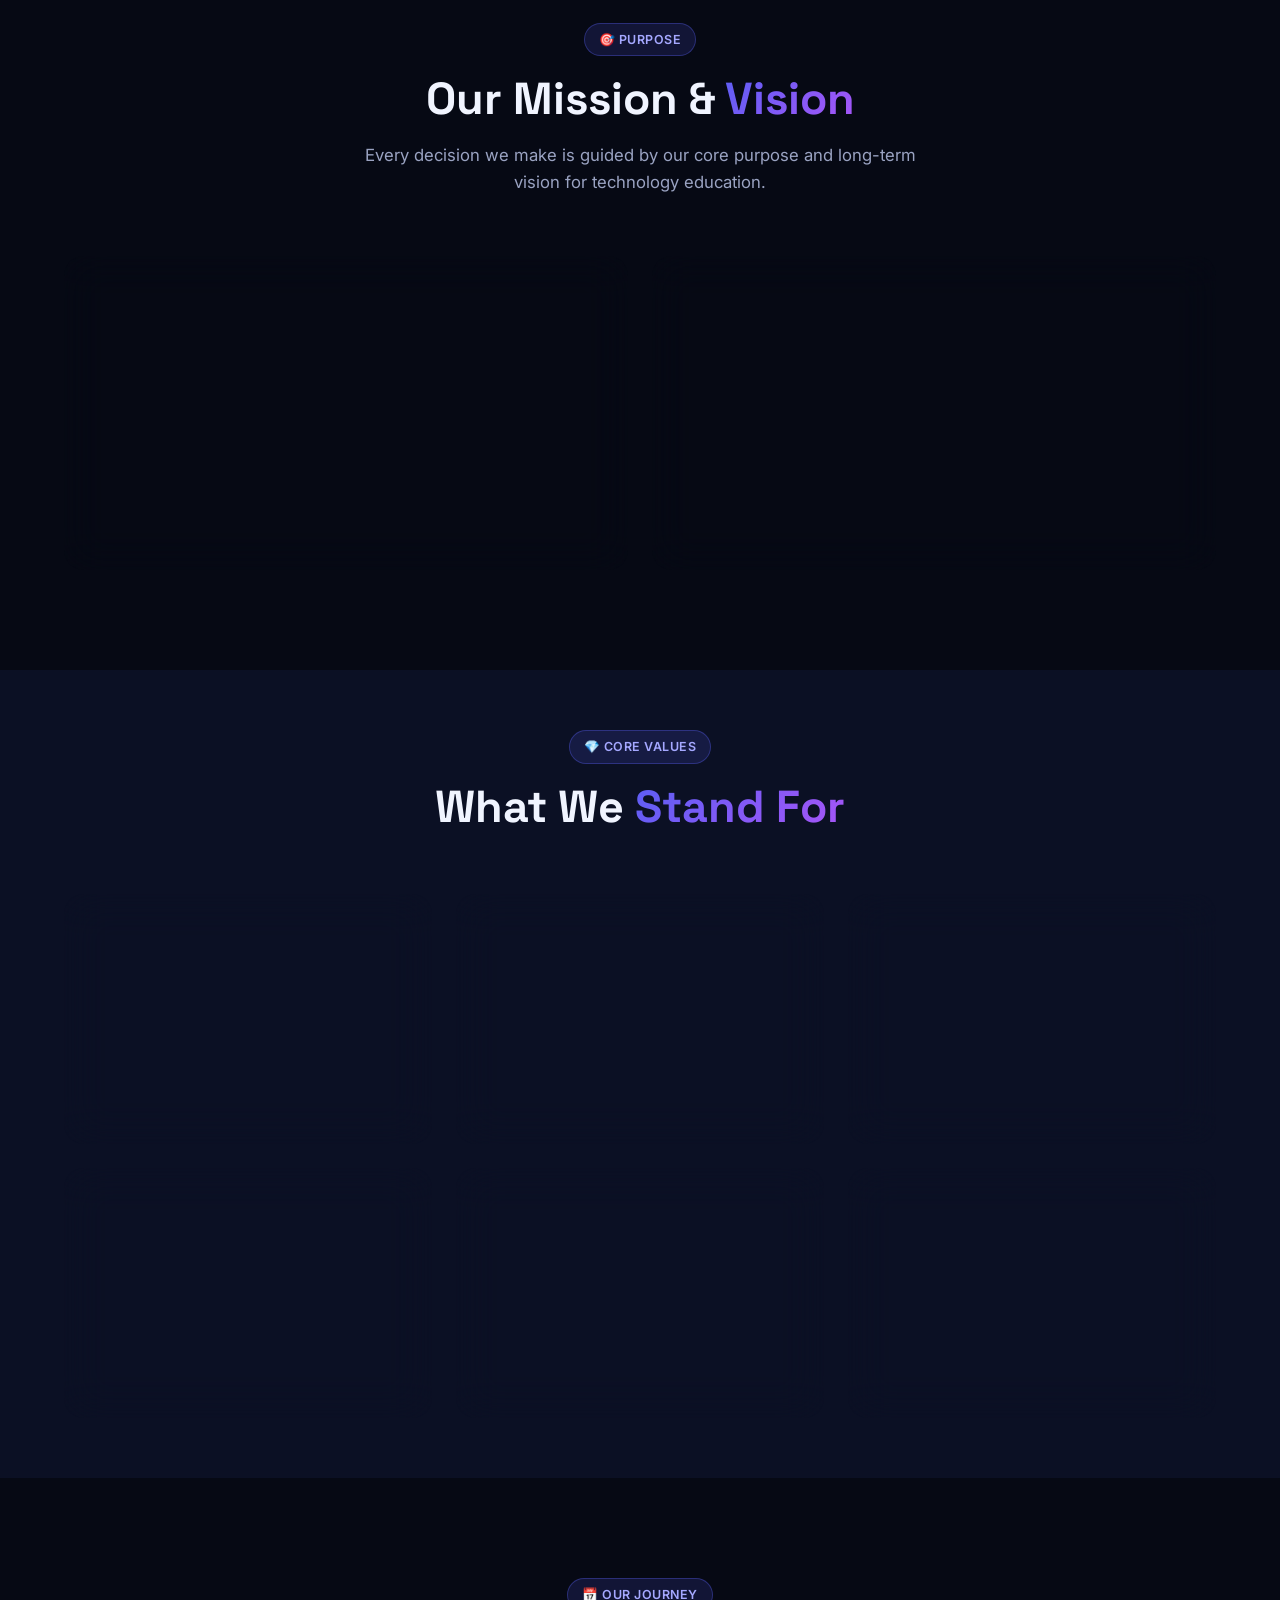
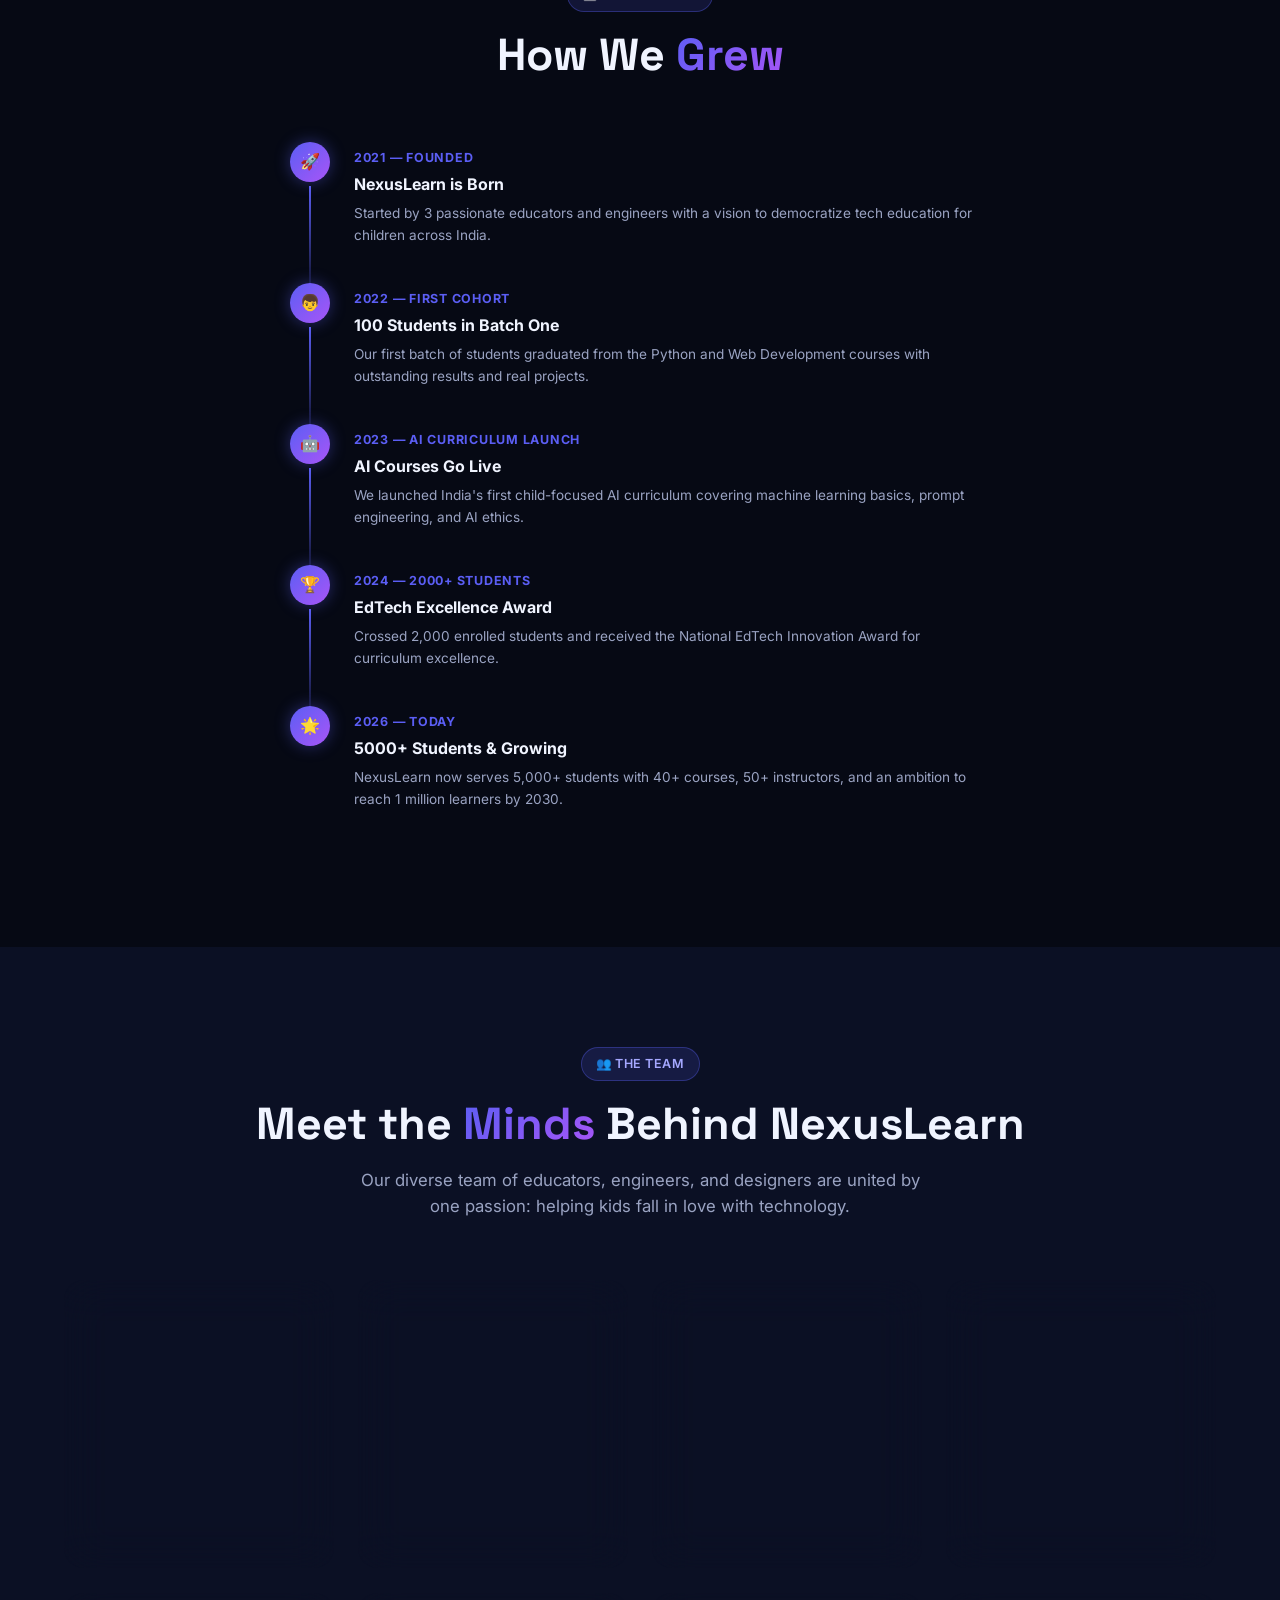
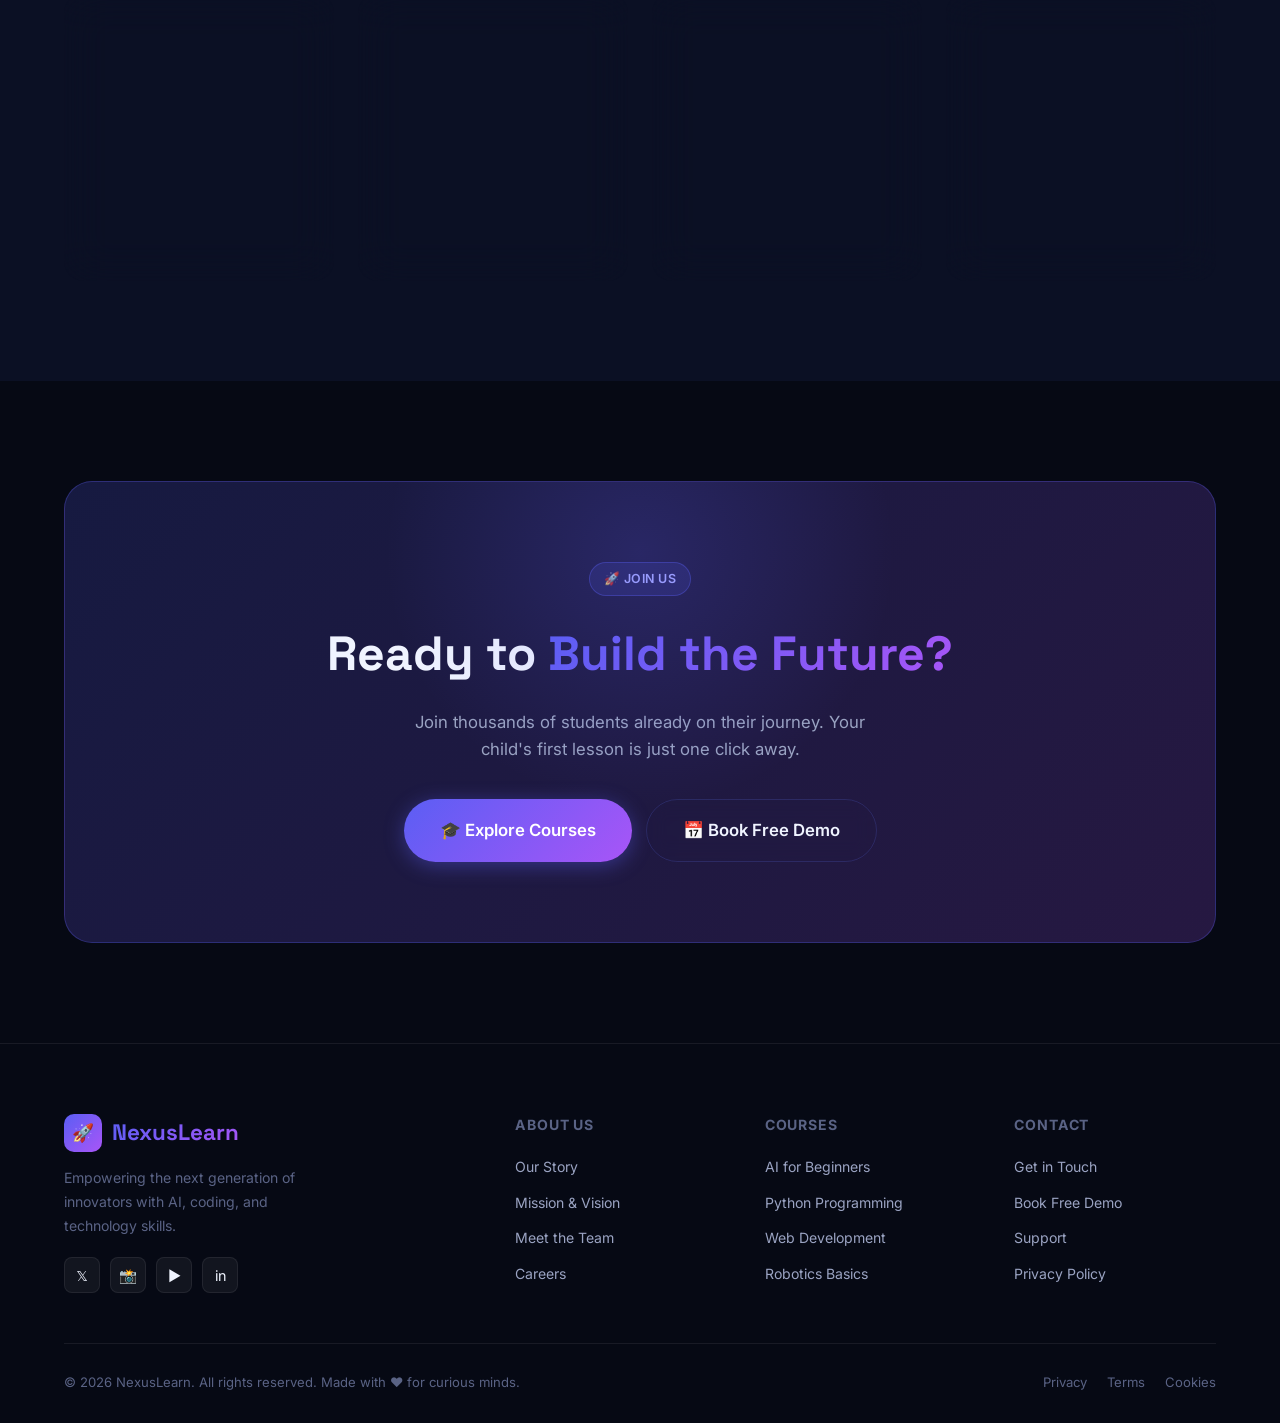
<file: about.html>
<!DOCTYPE html>
<html lang="en">
<head>
  <meta charset="UTF-8" />
  <meta name="viewport" content="width=device-width, initial-scale=1.0" />
  <title>About Us — NexusLearn AI & Coding Education</title>
  <meta name="description" content="Learn about NexusLearn's mission to empower kids with AI and coding skills. Meet our expert team and discover why we started." />

  <link rel="preconnect" href="https://fonts.googleapis.com" />
  <link rel="preconnect" href="https://fonts.gstatic.com" crossorigin />
  <link href="https://fonts.googleapis.com/css2?family=Inter:wght@300;400;500;600;700;800;900&family=Space+Grotesk:wght@400;500;600;700&display=swap" rel="stylesheet" />
  <link rel="stylesheet" href="css/style.css" />

  <style>
    .values-grid {
      display: grid;
      grid-template-columns: repeat(3, 1fr);
      gap: 24px;
    }
    .value-card {
      padding: 32px 26px;
    }
    .value-card .card-icon {
      width: 56px; height: 56px;
      border-radius: var(--radius-md);
      display: flex; align-items: center; justify-content: center;
      font-size: 1.5rem;
      margin-bottom: 18px;
    }
    .value-card h3 {
      font-family: var(--font-display);
      font-size: 1.1rem;
      font-weight: 700;
      margin-bottom: 10px;
    }
    .value-card p {
      font-size: 0.88rem;
      color: var(--text-secondary);
      line-height: 1.7;
    }

    .milestone-list {
      max-width: 700px;
      margin: 0 auto;
    }
    .milestone-item {
      display: flex;
      gap: 24px;
      margin-bottom: 36px;
      position: relative;
    }
    .milestone-item::before {
      content: '';
      position: absolute;
      top: 44px; left: 19px;
      width: 2px;
      height: calc(100% + 10px);
      background: linear-gradient(to bottom, var(--color-primary), transparent);
      z-index: 0;
    }
    .milestone-item:last-child::before { display: none; }
    .milestone-dot {
      width: 40px; height: 40px;
      border-radius: 50%;
      background: var(--gradient-primary);
      display: flex; align-items: center; justify-content: center;
      font-size: 1rem;
      flex-shrink: 0;
      z-index: 1;
      box-shadow: 0 0 16px rgba(91,94,244,0.4);
    }
    .milestone-content {
      padding-top: 6px;
    }
    .milestone-year {
      font-size: 0.78rem;
      font-weight: 700;
      color: var(--color-primary);
      text-transform: uppercase;
      letter-spacing: 0.06em;
      margin-bottom: 4px;
    }
    .milestone-content h4 {
      font-size: 1rem;
      font-weight: 700;
      margin-bottom: 6px;
    }
    .milestone-content p {
      font-size: 0.85rem;
      color: var(--text-secondary);
      line-height: 1.6;
    }

    .about-stat-grid {
      display: grid;
      grid-template-columns: repeat(4, 1fr);
      gap: 20px;
    }
    .about-stat-card {
      text-align: center;
      padding: 32px 20px;
    }
    .about-stat-card .stat-num {
      font-family: var(--font-display);
      font-size: 2.5rem;
      font-weight: 800;
      background: var(--gradient-primary);
      -webkit-background-clip: text;
      -webkit-text-fill-color: transparent;
      background-clip: text;
      margin-bottom: 8px;
    }
    .about-stat-card .stat-label {
      font-size: 0.88rem;
      color: var(--text-secondary);
    }

    @media (max-width: 900px) {
      .values-grid { grid-template-columns: 1fr 1fr; }
      .about-stat-grid { grid-template-columns: 1fr 1fr; }
    }
    @media (max-width: 600px) {
      .values-grid { grid-template-columns: 1fr; }
      .about-stat-grid { grid-template-columns: 1fr 1fr; }
    }
  </style>
</head>
<body>

  <!-- ═══ NAVBAR ═══ -->
  <nav id="navbar" role="navigation" aria-label="Main navigation">
    <div class="nav-container">
      <a href="index.html" class="nav-logo" aria-label="NexusLearn Home">
        <div class="nav-logo-icon" aria-hidden="true">🚀</div>
        <span>NexusLearn</span>
      </a>
      <ul class="nav-links">
        <li><a href="index.html">Home</a></li>
        <li><a href="index.html#why-ai">AI &amp; Coding</a></li>
        <li><a href="courses.html">Courses</a></li>
        <li><a href="about.html" class="active">About</a></li>
        <li><a href="contact.html">Contact</a></li>
      </ul>
      <div class="nav-actions">
        <a href="courses.html" class="btn btn-outline btn-sm">View Courses</a>
        <a href="contact.html" class="btn btn-primary btn-sm">Book Demo</a>
      </div>
      <button class="hamburger" id="hamburger" aria-label="Toggle navigation menu" aria-expanded="false" aria-controls="mobile-nav">
        <span></span><span></span><span></span>
      </button>
    </div>
  </nav>

  <div id="mobile-nav" class="mobile-nav" role="menu">
    <a href="index.html" role="menuitem">🏠 Home</a>
    <a href="index.html#why-ai" role="menuitem">🤖 Why AI?</a>
    <a href="courses.html" role="menuitem">📚 Courses</a>
    <a href="about.html" class="active" role="menuitem">👥 About Us</a>
    <a href="contact.html" role="menuitem">📞 Contact</a>
    <a href="contact.html" class="btn btn-primary">Book Free Demo</a>
  </div>

  <!-- ═══ PAGE HERO ═══ -->
  <section class="page-hero" aria-labelledby="about-page-heading">
    <div class="page-hero-bg"></div>
    <div class="page-hero-orb page-hero-orb-1" aria-hidden="true"></div>
    <div class="page-hero-orb page-hero-orb-2" aria-hidden="true"></div>
    <div class="page-hero-grid" aria-hidden="true"></div>

    <div class="container">
      <div class="page-hero-content">
        <div class="badge" style="margin:0 auto 16px;">👥 About NexusLearn</div>
        <h1 id="about-page-heading">
          We're on a Mission to<br/><span class="text-gradient">Empower Every Child</span>
        </h1>
        <p>Founded by educators and technologists who believe that every child deserves access to future-ready skills.</p>
      </div>
    </div>
  </section>

  <!-- ═══ OUR STORY ═══ -->
  <section id="story" class="section-padding" aria-labelledby="story-heading">
    <div class="container">
      <div class="about-story-grid">
        <div class="about-story-content">
          <div class="badge reveal">📖 Our Story</div>
          <h2 id="story-heading" class="reveal reveal-delay-1">
            Why We <span class="text-gradient">Started</span> NexusLearn
          </h2>
          <p class="reveal reveal-delay-2">
            It began with a simple observation: the world was changing faster than the education system could keep up. Our founders — educators, engineers, and parents — watched as AI and technology reshaped every industry, yet classrooms still taught the same subjects from decades past.
          </p>
          <p class="reveal reveal-delay-3">
            In 2021, we launched NexusLearn with one goal: give every child, regardless of background, the tools to understand and shape the technology-driven world around them. We believe coding and AI are not just technical skills — they're ways of thinking.
          </p>
          <p class="reveal reveal-delay-4">
            Today, with thousands of students across the country, we continue to build the most engaging, accessible, and rigorous tech education platform for young minds.
          </p>
        </div>
        <div class="about-story-visual reveal-right">
          <img src="images/coding-kids.png" alt="Students collaborating and learning together" loading="lazy" />
        </div>
      </div>
    </div>
  </section>

  <!-- ═══ STATS ═══ -->
  <section class="section-padding-sm" style="background:var(--color-bg-2);" aria-label="NexusLearn statistics">
    <div class="container">
      <div class="about-stat-grid">
        <div class="glass-card about-stat-card reveal reveal-delay-1">
          <div class="stat-num"><span data-counter="5000" data-suffix="+">5000+</span></div>
          <div class="stat-label">Students Enrolled</div>
        </div>
        <div class="glass-card about-stat-card reveal reveal-delay-2">
          <div class="stat-num"><span data-counter="50" data-suffix="+">50+</span></div>
          <div class="stat-label">Expert Instructors</div>
        </div>
        <div class="glass-card about-stat-card reveal reveal-delay-3">
          <div class="stat-num"><span data-counter="40" data-suffix="+">40+</span></div>
          <div class="stat-label">Courses Available</div>
        </div>
        <div class="glass-card about-stat-card reveal reveal-delay-4">
          <div class="stat-num"><span data-counter="98" data-suffix="%">98%</span></div>
          <div class="stat-label">Satisfaction Rate</div>
        </div>
      </div>
    </div>
  </section>

  <!-- ═══ MISSION & VISION ═══ -->
  <section id="mission" class="section-padding" aria-labelledby="mission-heading">
    <div class="container">
      <div class="section-header">
        <div class="badge reveal">🎯 Purpose</div>
        <h2 id="mission-heading" class="reveal reveal-delay-1">
          Our Mission &amp; <span class="text-gradient">Vision</span>
        </h2>
        <p class="reveal reveal-delay-2">Every decision we make is guided by our core purpose and long-term vision for technology education.</p>
      </div>

      <div class="mv-grid">
        <div class="glass-card mv-card reveal reveal-delay-1">
          <div class="card-icon icon-purple">🎯</div>
          <h3>Our Mission</h3>
          <p>To make high-quality AI and coding education accessible to every child between the ages of 8 and 18. We provide engaging, project-based learning experiences that build real-world skills, nurture creativity, and prepare students for a technology-driven future — regardless of their background or prior knowledge.</p>
        </div>
        <div class="glass-card mv-card reveal reveal-delay-2">
          <div class="card-icon icon-cyan">🔭</div>
          <h3>Our Vision</h3>
          <p>A world where every child grows up fluent in the language of technology. We envision a generation of young innovators, problem-solvers, and creators who don't just use technology, but shape it. NexusLearn aims to be the platform that launches a million future engineers, entrepreneurs, and scientists.</p>
        </div>
      </div>
    </div>
  </section>

  <!-- ═══ VALUES ═══ -->
  <section class="section-padding-sm" style="background:var(--color-bg-2);" aria-labelledby="values-heading">
    <div class="container">
      <div class="section-header">
        <div class="badge reveal">💎 Core Values</div>
        <h2 id="values-heading" class="reveal reveal-delay-1">What We <span class="text-gradient">Stand For</span></h2>
      </div>
      <div class="values-grid">
        <div class="glass-card value-card reveal reveal-delay-1">
          <div class="card-icon icon-blue">🌟</div>
          <h3>Excellence</h3>
          <p>We hold ourselves to the highest standards in curriculum design, teaching quality, and student experience.</p>
        </div>
        <div class="glass-card value-card reveal reveal-delay-2">
          <div class="card-icon icon-green">🤝</div>
          <h3>Accessibility</h3>
          <p>Technology education should not be a privilege. We work to make learning affordable and inclusive for all.</p>
        </div>
        <div class="glass-card value-card reveal reveal-delay-3">
          <div class="card-icon icon-orange">🎨</div>
          <h3>Creativity</h3>
          <p>We believe coding is as creative as painting. We foster imagination alongside technical skill at every step.</p>
        </div>
        <div class="glass-card value-card reveal reveal-delay-1">
          <div class="card-icon icon-purple">🔬</div>
          <h3>Innovation</h3>
          <p>Our curriculum evolves constantly to include the latest technologies, tools, and real-world applications.</p>
        </div>
        <div class="glass-card value-card reveal reveal-delay-2">
          <div class="card-icon icon-pink">❤️</div>
          <h3>Student-First</h3>
          <p>Every decision we make starts with one question: how does this make the student's experience better?</p>
        </div>
        <div class="glass-card value-card reveal reveal-delay-3">
          <div class="card-icon icon-cyan">🌍</div>
          <h3>Responsibility</h3>
          <p>We teach students not just how to use technology, but to use it ethically and responsibly.</p>
        </div>
      </div>
    </div>
  </section>

  <!-- ═══ MILESTONES ═══ -->
  <section class="section-padding" aria-labelledby="milestones-heading">
    <div class="container">
      <div class="section-header">
        <div class="badge reveal">📅 Our Journey</div>
        <h2 id="milestones-heading" class="reveal reveal-delay-1">How We <span class="text-gradient">Grew</span></h2>
      </div>
      <div class="milestone-list reveal">
        <div class="milestone-item">
          <div class="milestone-dot" aria-hidden="true">🚀</div>
          <div class="milestone-content">
            <div class="milestone-year">2021 — Founded</div>
            <h4>NexusLearn is Born</h4>
            <p>Started by 3 passionate educators and engineers with a vision to democratize tech education for children across India.</p>
          </div>
        </div>
        <div class="milestone-item">
          <div class="milestone-dot" aria-hidden="true">👦</div>
          <div class="milestone-content">
            <div class="milestone-year">2022 — First Cohort</div>
            <h4>100 Students in Batch One</h4>
            <p>Our first batch of students graduated from the Python and Web Development courses with outstanding results and real projects.</p>
          </div>
        </div>
        <div class="milestone-item">
          <div class="milestone-dot" aria-hidden="true">🤖</div>
          <div class="milestone-content">
            <div class="milestone-year">2023 — AI Curriculum Launch</div>
            <h4>AI Courses Go Live</h4>
            <p>We launched India's first child-focused AI curriculum covering machine learning basics, prompt engineering, and AI ethics.</p>
          </div>
        </div>
        <div class="milestone-item">
          <div class="milestone-dot" aria-hidden="true">🏆</div>
          <div class="milestone-content">
            <div class="milestone-year">2024 — 2000+ Students</div>
            <h4>EdTech Excellence Award</h4>
            <p>Crossed 2,000 enrolled students and received the National EdTech Innovation Award for curriculum excellence.</p>
          </div>
        </div>
        <div class="milestone-item">
          <div class="milestone-dot" aria-hidden="true">🌟</div>
          <div class="milestone-content">
            <div class="milestone-year">2026 — Today</div>
            <h4>5000+ Students &amp; Growing</h4>
            <p>NexusLearn now serves 5,000+ students with 40+ courses, 50+ instructors, and an ambition to reach 1 million learners by 2030.</p>
          </div>
        </div>
      </div>
    </div>
  </section>

  <!-- ═══ TEAM ═══ -->
  <section id="team" class="section-padding" style="background:var(--color-bg-2);" aria-labelledby="team-heading">
    <div class="container">
      <div class="section-header">
        <div class="badge reveal">👥 The Team</div>
        <h2 id="team-heading" class="reveal reveal-delay-1">
          Meet the <span class="text-gradient">Minds</span> Behind NexusLearn
        </h2>
        <p class="reveal reveal-delay-2">Our diverse team of educators, engineers, and designers are united by one passion: helping kids fall in love with technology.</p>
      </div>

      <div class="team-grid">
        <div class="glass-card team-card reveal reveal-delay-1">
          <div class="team-avatar avatar-purple">A</div>
          <h3>Arjun Sharma</h3>
          <div class="role">Co-Founder &amp; CEO</div>
          <p>IIT graduate and former Google engineer. 12+ years in EdTech. Passionate about making tech education equitable.</p>
        </div>
        <div class="glass-card team-card reveal reveal-delay-2">
          <div class="team-avatar avatar-blue">P</div>
          <h3>Priya Nair</h3>
          <div class="role">Co-Founder &amp; Head of Curriculum</div>
          <p>Former school principal turned EdTech innovator. Designs every course with child psychology at its core.</p>
        </div>
        <div class="glass-card team-card reveal reveal-delay-3">
          <div class="team-avatar avatar-green">R</div>
          <h3>Rahul Mehta</h3>
          <div class="role">CTO &amp; Lead AI Instructor</div>
          <p>Machine learning researcher and full-stack developer. Makes AI concepts fun and approachable for young learners.</p>
        </div>
        <div class="glass-card team-card reveal reveal-delay-4">
          <div class="team-avatar avatar-orange">S</div>
          <h3>Sneha Patel</h3>
          <div class="role">Head of Design &amp; UX</div>
          <p>Award-winning UX designer who crafts the learning experiences and visual identity that students love.</p>
        </div>
        <div class="glass-card team-card reveal reveal-delay-1">
          <div class="team-avatar avatar-pink">K</div>
          <h3>Kavita Rao</h3>
          <div class="role">Lead Python Instructor</div>
          <p>Software engineer turned teacher. Her students consistently build impressive projects that win competitions.</p>
        </div>
        <div class="glass-card team-card reveal reveal-delay-2">
          <div class="team-avatar avatar-teal">V</div>
          <h3>Vikram Singh</h3>
          <div class="role">Robotics &amp; Hardware Lead</div>
          <p>Robotics engineer with a knack for making electronics accessible and thrilling for kids as young as 8.</p>
        </div>
        <div class="glass-card team-card reveal reveal-delay-3">
          <div class="team-avatar avatar-purple">M</div>
          <h3>Maya Krishnan</h3>
          <div class="role">Head of Student Success</div>
          <p>Dedicated to ensuring every student reaches their full potential with personalized support and mentoring.</p>
        </div>
        <div class="glass-card team-card reveal reveal-delay-4">
          <div class="team-avatar avatar-blue">D</div>
          <h3>Dev Agarwal</h3>
          <div class="role">Web Dev Instructor</div>
          <p>Full-stack developer who has built products used by millions. Loves teaching the next generation of web creators.</p>
        </div>
      </div>
    </div>
  </section>

  <!-- ═══ CTA ═══ -->
  <section class="section-padding" aria-labelledby="about-cta-heading">
    <div class="container">
      <div class="cta-inner reveal">
        <div class="badge" style="margin:0 auto 20px;">🚀 Join Us</div>
        <h2 id="about-cta-heading">Ready to <span class="text-gradient">Build the Future?</span></h2>
        <p>Join thousands of students already on their journey. Your child's first lesson is just one click away.</p>
        <div class="cta-actions">
          <a href="courses.html" class="btn btn-primary btn-lg">🎓 Explore Courses</a>
          <a href="contact.html" class="btn btn-outline btn-lg">📅 Book Free Demo</a>
        </div>
      </div>
    </div>
  </section>

  <!-- ═══ FOOTER ═══ -->
  <footer role="contentinfo">
    <div class="container">
      <div class="footer-grid">
        <div class="footer-brand">
          <a href="index.html" class="nav-logo" style="display:inline-flex;">
            <div class="nav-logo-icon">🚀</div>
            <span>NexusLearn</span>
          </a>
          <p>Empowering the next generation of innovators with AI, coding, and technology skills.</p>
          <div class="footer-social">
            <a href="#" class="social-link" aria-label="Twitter">𝕏</a>
            <a href="#" class="social-link" aria-label="Instagram">📸</a>
            <a href="#" class="social-link" aria-label="YouTube">▶️</a>
            <a href="#" class="social-link" aria-label="LinkedIn">in</a>
          </div>
        </div>
        <div class="footer-col">
          <h4>About Us</h4>
          <ul>
            <li><a href="about.html">Our Story</a></li>
            <li><a href="about.html#mission">Mission &amp; Vision</a></li>
            <li><a href="about.html#team">Meet the Team</a></li>
            <li><a href="#">Careers</a></li>
          </ul>
        </div>
        <div class="footer-col">
          <h4>Courses</h4>
          <ul>
            <li><a href="courses.html">AI for Beginners</a></li>
            <li><a href="courses.html">Python Programming</a></li>
            <li><a href="courses.html">Web Development</a></li>
            <li><a href="courses.html">Robotics Basics</a></li>
          </ul>
        </div>
        <div class="footer-col">
          <h4>Contact</h4>
          <ul>
            <li><a href="contact.html">Get in Touch</a></li>
            <li><a href="contact.html">Book Free Demo</a></li>
            <li><a href="#">Support</a></li>
            <li><a href="#">Privacy Policy</a></li>
          </ul>
        </div>
      </div>
      <div class="footer-bottom">
        <p>© 2026 NexusLearn. All rights reserved. Made with ❤️ for curious minds.</p>
        <div class="footer-bottom-links">
          <a href="#">Privacy</a>
          <a href="#">Terms</a>
          <a href="#">Cookies</a>
        </div>
      </div>
    </div>
  </footer>

  <button id="back-to-top" aria-label="Back to top">↑</button>
  <script src="js/main.js"></script>
</body>
</html>
</file>
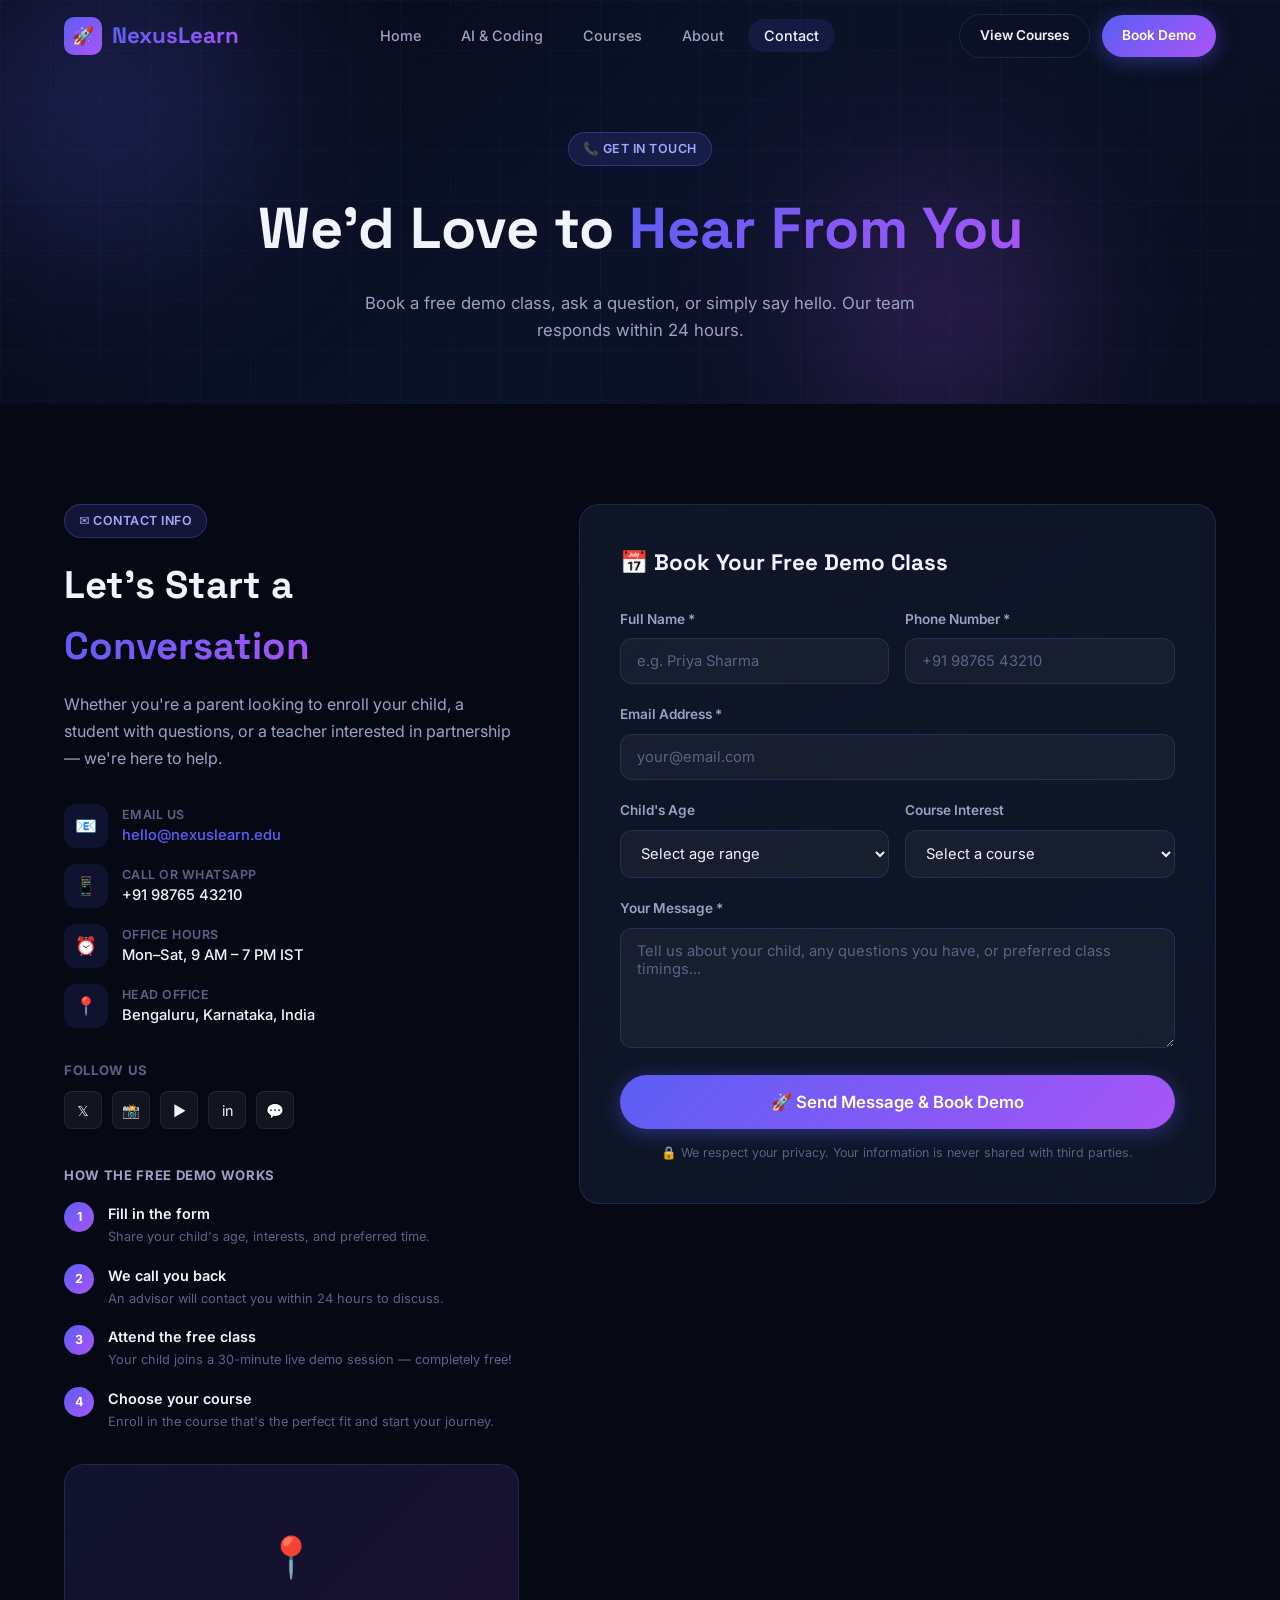
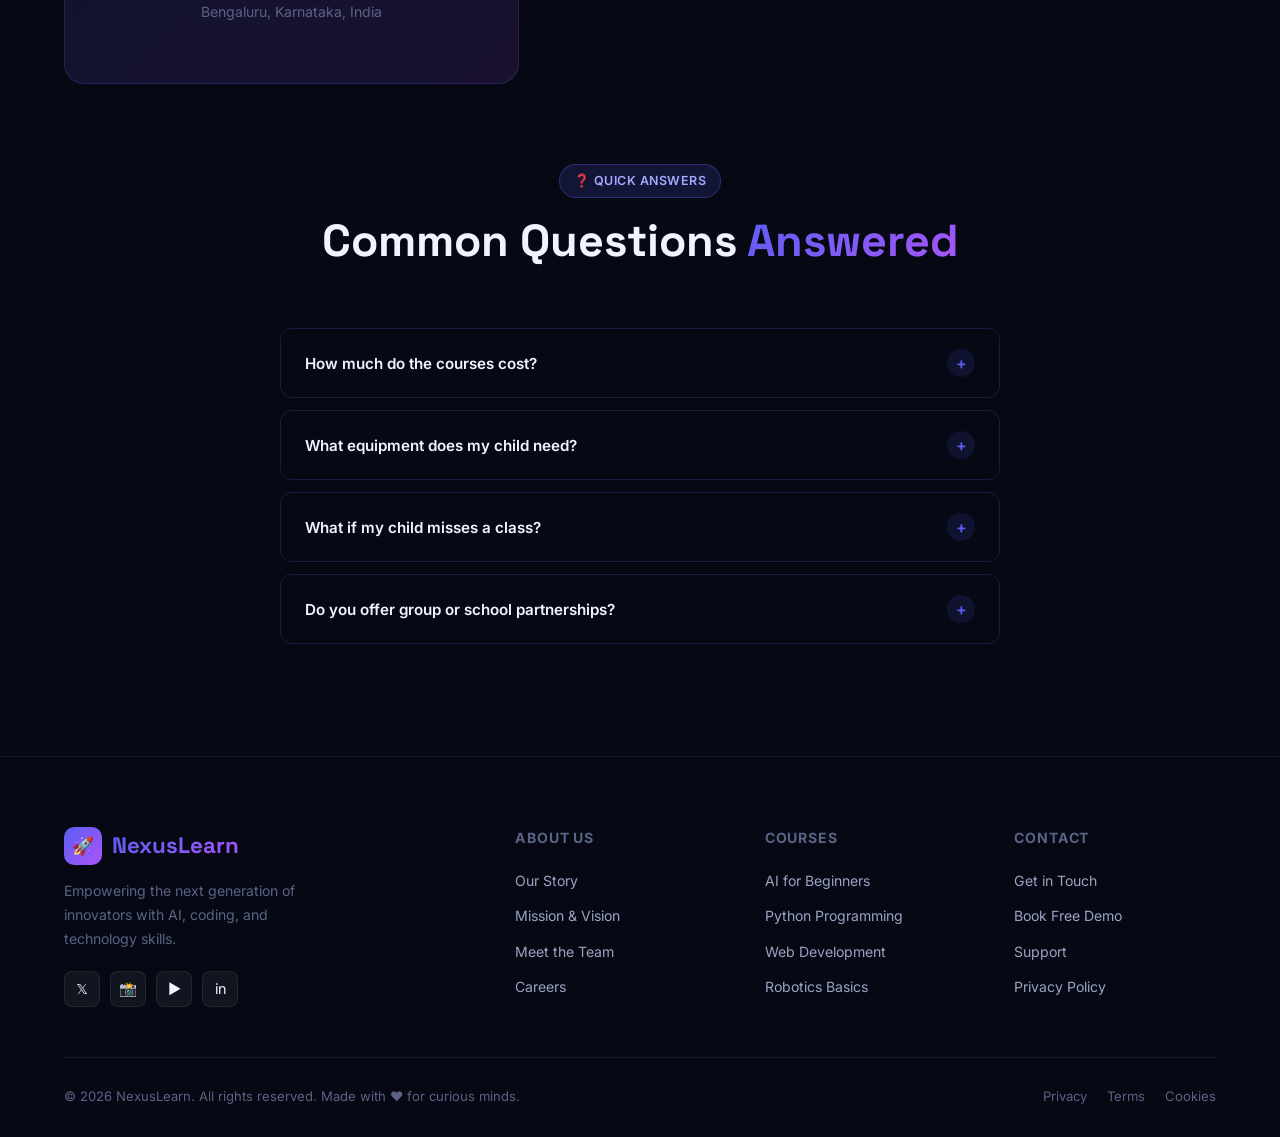
<file: contact.html>
<!DOCTYPE html>
<html lang="en">
<head>
  <meta charset="UTF-8" />
  <meta name="viewport" content="width=device-width, initial-scale=1.0" />
  <title>Contact Us — NexusLearn AI & Coding Education</title>
  <meta name="description" content="Get in touch with NexusLearn. Book a free demo class, ask questions, or speak to an advisor about the right course for your child." />

  <link rel="preconnect" href="https://fonts.googleapis.com" />
  <link rel="preconnect" href="https://fonts.gstatic.com" crossorigin />
  <link href="https://fonts.googleapis.com/css2?family=Inter:wght@300;400;500;600;700;800;900&family=Space+Grotesk:wght@400;500;600;700&display=swap" rel="stylesheet" />
  <link rel="stylesheet" href="css/style.css" />

  <style>
    .contact-social {
      display: flex;
      gap: 10px;
      margin-top: 6px;
    }
    .contact-social .social-link {
      width: 38px; height: 38px;
    }

    .demo-steps {
      margin-top: 36px;
    }
    .demo-steps h3 {
      font-size: 1rem;
      font-weight: 700;
      margin-bottom: 16px;
      color: var(--text-secondary);
      text-transform: uppercase;
      letter-spacing: 0.05em;
      font-size: 0.82rem;
    }
    .demo-step {
      display: flex;
      align-items: flex-start;
      gap: 14px;
      margin-bottom: 16px;
    }
    .demo-step-num {
      width: 30px; height: 30px;
      border-radius: 50%;
      background: var(--gradient-primary);
      display: flex; align-items: center; justify-content: center;
      font-size: 0.78rem;
      font-weight: 700;
      flex-shrink: 0;
      color: #fff;
    }
    .demo-step-text h4 {
      font-size: 0.9rem;
      font-weight: 600;
      margin-bottom: 2px;
    }
    .demo-step-text p {
      font-size: 0.8rem;
      color: var(--text-muted);
    }

    .map-placeholder {
      width: 100%;
      height: 220px;
      background: linear-gradient(135deg, rgba(91,94,244,0.12), rgba(168,85,247,0.12));
      border: 1px solid var(--color-border);
      border-radius: var(--radius-lg);
      display: flex;
      flex-direction: column;
      align-items: center;
      justify-content: center;
      gap: 12px;
      margin-top: 32px;
      color: var(--text-muted);
      font-size: 0.88rem;
    }
    .map-placeholder .map-icon {
      font-size: 2.5rem;
    }

    .contact-faq {
      margin-top: 80px;
    }

    .sr-only {
      position: absolute;
      width: 1px; height: 1px;
      padding: 0; margin: -1px;
      overflow: hidden;
      clip: rect(0,0,0,0);
      border: 0;
    }
  </style>
</head>
<body>

  <!-- ═══ NAVBAR ═══ -->
  <nav id="navbar" role="navigation" aria-label="Main navigation">
    <div class="nav-container">
      <a href="index.html" class="nav-logo" aria-label="NexusLearn Home">
        <div class="nav-logo-icon" aria-hidden="true">🚀</div>
        <span>NexusLearn</span>
      </a>
      <ul class="nav-links">
        <li><a href="index.html">Home</a></li>
        <li><a href="index.html#why-ai">AI &amp; Coding</a></li>
        <li><a href="courses.html">Courses</a></li>
        <li><a href="about.html">About</a></li>
        <li><a href="contact.html" class="active">Contact</a></li>
      </ul>
      <div class="nav-actions">
        <a href="courses.html" class="btn btn-outline btn-sm">View Courses</a>
        <a href="contact.html" class="btn btn-primary btn-sm">Book Demo</a>
      </div>
      <button class="hamburger" id="hamburger" aria-label="Toggle navigation menu" aria-expanded="false" aria-controls="mobile-nav">
        <span></span><span></span><span></span>
      </button>
    </div>
  </nav>

  <div id="mobile-nav" class="mobile-nav" role="menu">
    <a href="index.html" role="menuitem">🏠 Home</a>
    <a href="index.html#why-ai" role="menuitem">🤖 Why AI?</a>
    <a href="courses.html" role="menuitem">📚 Courses</a>
    <a href="about.html" role="menuitem">👥 About Us</a>
    <a href="contact.html" class="active" role="menuitem">📞 Contact</a>
    <a href="contact.html" class="btn btn-primary">Book Free Demo</a>
  </div>

  <!-- ═══ PAGE HERO ═══ -->
  <section class="page-hero" aria-labelledby="contact-page-heading">
    <div class="page-hero-bg"></div>
    <div class="page-hero-orb page-hero-orb-1" aria-hidden="true"></div>
    <div class="page-hero-orb page-hero-orb-2" aria-hidden="true"></div>
    <div class="page-hero-grid" aria-hidden="true"></div>
    <div class="container">
      <div class="page-hero-content">
        <div class="badge" style="margin:0 auto 16px;">📞 Get In Touch</div>
        <h1 id="contact-page-heading">
          We'd Love to <span class="text-gradient">Hear From You</span>
        </h1>
        <p>Book a free demo class, ask a question, or simply say hello. Our team responds within 24 hours.</p>
      </div>
    </div>
  </section>

  <!-- ═══ CONTACT CONTENT ═══ -->
  <section class="section-padding" aria-labelledby="contact-content-heading">
    <div class="container">
      <h2 id="contact-content-heading" class="sr-only">Contact Information and Form</h2>

      <div class="contact-grid">

        <!-- Info Side -->
        <div class="contact-info reveal-left">
          <div class="badge" style="margin-bottom:16px;">✉️ Contact Info</div>
          <h2>Let's Start a <span class="text-gradient">Conversation</span></h2>
          <p>Whether you're a parent looking to enroll your child, a student with questions, or a teacher interested in partnership — we're here to help.</p>

          <div class="contact-details" role="list">
            <div class="contact-detail" role="listitem">
              <div class="icon-wrap" aria-hidden="true">📧</div>
              <div class="detail-text">
                <div class="label">Email Us</div>
                <div class="value"><a href="mailto:hello@nexuslearn.edu" style="color:var(--color-primary)">hello@nexuslearn.edu</a></div>
              </div>
            </div>
            <div class="contact-detail" role="listitem">
              <div class="icon-wrap" aria-hidden="true">📱</div>
              <div class="detail-text">
                <div class="label">Call or WhatsApp</div>
                <div class="value">+91 98765 43210</div>
              </div>
            </div>
            <div class="contact-detail" role="listitem">
              <div class="icon-wrap" aria-hidden="true">⏰</div>
              <div class="detail-text">
                <div class="label">Office Hours</div>
                <div class="value">Mon–Sat, 9 AM – 7 PM IST</div>
              </div>
            </div>
            <div class="contact-detail" role="listitem">
              <div class="icon-wrap" aria-hidden="true">📍</div>
              <div class="detail-text">
                <div class="label">Head Office</div>
                <div class="value">Bengaluru, Karnataka, India</div>
              </div>
            </div>
          </div>

          <div>
            <div style="font-size:0.82rem;font-weight:700;text-transform:uppercase;letter-spacing:0.05em;color:var(--text-muted);margin-bottom:10px;">Follow Us</div>
            <div class="contact-social" aria-label="Social media links">
              <a href="#" class="social-link" aria-label="Twitter / X">𝕏</a>
              <a href="#" class="social-link" aria-label="Instagram">📸</a>
              <a href="#" class="social-link" aria-label="YouTube">▶️</a>
              <a href="#" class="social-link" aria-label="LinkedIn">in</a>
              <a href="#" class="social-link" aria-label="WhatsApp">💬</a>
            </div>
          </div>

          <!-- How it works -->
          <div class="demo-steps">
            <h3>How the Free Demo Works</h3>
            <div class="demo-step">
              <div class="demo-step-num" aria-hidden="true">1</div>
              <div class="demo-step-text">
                <h4>Fill in the form</h4>
                <p>Share your child's age, interests, and preferred time.</p>
              </div>
            </div>
            <div class="demo-step">
              <div class="demo-step-num" aria-hidden="true">2</div>
              <div class="demo-step-text">
                <h4>We call you back</h4>
                <p>An advisor will contact you within 24 hours to discuss.</p>
              </div>
            </div>
            <div class="demo-step">
              <div class="demo-step-num" aria-hidden="true">3</div>
              <div class="demo-step-text">
                <h4>Attend the free class</h4>
                <p>Your child joins a 30-minute live demo session — completely free!</p>
              </div>
            </div>
            <div class="demo-step">
              <div class="demo-step-num" aria-hidden="true">4</div>
              <div class="demo-step-text">
                <h4>Choose your course</h4>
                <p>Enroll in the course that's the perfect fit and start your journey.</p>
              </div>
            </div>
          </div>

          <div class="map-placeholder" aria-label="Bengaluru location indicator">
            <span class="map-icon" aria-hidden="true">📍</span>
            <span>Bengaluru, Karnataka, India</span>
          </div>
        </div>

        <!-- Form Side -->
        <div class="glass-card contact-form-card reveal-right">
          <h3>📅 Book Your Free Demo Class</h3>

          <!-- Success message (hidden by default) -->
          <div id="form-success" class="form-success" role="alert" aria-live="polite">
            <div class="success-icon" aria-hidden="true">🎉</div>
            <h4>Message Sent Successfully!</h4>
            <p>Thank you for reaching out! Our team will contact you within 24 hours to schedule your free demo class. We can't wait to meet you!</p>
          </div>

          <!-- Contact Form -->
          <form id="contact-form" novalidate aria-label="Contact and demo booking form">

            <div class="form-row">
              <div class="form-group">
                <label class="form-label" for="contact-name">Full Name *</label>
                <input
                  type="text"
                  id="contact-name"
                  name="name"
                  class="form-control"
                  placeholder="e.g. Priya Sharma"
                  autocomplete="name"
                  aria-required="true"
                  aria-describedby="name-error"
                />
                <div class="form-error" id="name-error" data-error="name" role="alert"></div>
              </div>

              <div class="form-group">
                <label class="form-label" for="contact-phone">Phone Number *</label>
                <input
                  type="tel"
                  id="contact-phone"
                  name="phone"
                  class="form-control"
                  placeholder="+91 98765 43210"
                  autocomplete="tel"
                  aria-required="true"
                  aria-describedby="phone-error"
                />
                <div class="form-error" id="phone-error" data-error="phone" role="alert"></div>
              </div>
            </div>

            <div class="form-group">
              <label class="form-label" for="contact-email">Email Address *</label>
              <input
                type="email"
                id="contact-email"
                name="email"
                class="form-control"
                placeholder="your@email.com"
                autocomplete="email"
                aria-required="true"
                aria-describedby="email-error"
              />
              <div class="form-error" id="email-error" data-error="email" role="alert"></div>
            </div>

            <div class="form-row">
              <div class="form-group">
                <label class="form-label" for="contact-child-age">Child's Age</label>
                <select id="contact-child-age" name="child_age" class="form-control">
                  <option value="">Select age range</option>
                  <option>8–10 years</option>
                  <option>11–13 years</option>
                  <option>14–16 years</option>
                  <option>17–18 years</option>
                </select>
              </div>

              <div class="form-group">
                <label class="form-label" for="contact-course">Course Interest</label>
                <select id="contact-course" name="course" class="form-control">
                  <option value="">Select a course</option>
                  <option>AI for Beginners</option>
                  <option>Python Programming</option>
                  <option>Web Development</option>
                  <option>Robotics Basics</option>
                  <option>Advanced Python &amp; AI</option>
                  <option>Game Development</option>
                  <option>Not sure yet</option>
                </select>
              </div>
            </div>

            <div class="form-group">
              <label class="form-label" for="contact-message">Your Message *</label>
              <textarea
                id="contact-message"
                name="message"
                class="form-control"
                placeholder="Tell us about your child, any questions you have, or preferred class timings..."
                aria-required="true"
                aria-describedby="message-error"
              ></textarea>
              <div class="form-error" id="message-error" data-error="message" role="alert"></div>
            </div>

            <button type="submit" class="btn btn-primary btn-lg" style="width:100%;justify-content:center;" id="submit-btn">
              🚀 Send Message &amp; Book Demo
            </button>

            <p style="font-size:0.78rem;color:var(--text-muted);text-align:center;margin-top:14px;">
              🔒 We respect your privacy. Your information is never shared with third parties.
            </p>
          </form>
        </div>

      </div>

      <!-- FAQ quick answers -->
      <div class="contact-faq">
        <div class="section-header">
          <div class="badge reveal">❓ Quick Answers</div>
          <h2 class="reveal reveal-delay-1">Common Questions <span class="text-gradient">Answered</span></h2>
        </div>

        <div class="faq-container">
          <div class="faq-item reveal">
            <button class="faq-question" aria-expanded="false">
              <span>How much do the courses cost?</span>
              <div class="faq-icon" aria-hidden="true">+</div>
            </button>
            <div class="faq-answer" role="region">
              <div class="faq-answer-inner">
                Our courses are priced to be accessible. Contact us or book a demo for current pricing and available scholarships. We also offer sibling discounts and payment plans.
              </div>
            </div>
          </div>

          <div class="faq-item reveal reveal-delay-1">
            <button class="faq-question" aria-expanded="false">
              <span>What equipment does my child need?</span>
              <div class="faq-icon" aria-hidden="true">+</div>
            </button>
            <div class="faq-answer" role="region">
              <div class="faq-answer-inner">
                A laptop or desktop computer with a stable internet connection is all you need. A webcam and microphone are helpful for live classes. We'll guide you on any free software installation before the course begins.
              </div>
            </div>
          </div>

          <div class="faq-item reveal reveal-delay-2">
            <button class="faq-question" aria-expanded="false">
              <span>What if my child misses a class?</span>
              <div class="faq-icon" aria-hidden="true">+</div>
            </button>
            <div class="faq-answer" role="region">
              <div class="faq-answer-inner">
                No worries! All live sessions are recorded and accessible to students for the duration of their course. We also offer make-up sessions for missed classes in our small group format.
              </div>
            </div>
          </div>

          <div class="faq-item reveal reveal-delay-3">
            <button class="faq-question" aria-expanded="false">
              <span>Do you offer group or school partnerships?</span>
              <div class="faq-icon" aria-hidden="true">+</div>
            </button>
            <div class="faq-answer" role="region">
              <div class="faq-answer-inner">
                Absolutely! We have special programs for schools, coding clubs, and group enrollments. Contact us at <strong>partners@nexuslearn.edu</strong> for custom pricing and curriculum integration options.
              </div>
            </div>
          </div>
        </div>
      </div>

    </div>
  </section>

  <!-- ═══ FOOTER ═══ -->
  <footer role="contentinfo">
    <div class="container">
      <div class="footer-grid">
        <div class="footer-brand">
          <a href="index.html" class="nav-logo" style="display:inline-flex;">
            <div class="nav-logo-icon">🚀</div>
            <span>NexusLearn</span>
          </a>
          <p>Empowering the next generation of innovators with AI, coding, and technology skills.</p>
          <div class="footer-social">
            <a href="#" class="social-link" aria-label="Twitter">𝕏</a>
            <a href="#" class="social-link" aria-label="Instagram">📸</a>
            <a href="#" class="social-link" aria-label="YouTube">▶️</a>
            <a href="#" class="social-link" aria-label="LinkedIn">in</a>
          </div>
        </div>
        <div class="footer-col">
          <h4>About Us</h4>
          <ul>
            <li><a href="about.html">Our Story</a></li>
            <li><a href="about.html#mission">Mission &amp; Vision</a></li>
            <li><a href="about.html#team">Meet the Team</a></li>
            <li><a href="#">Careers</a></li>
          </ul>
        </div>
        <div class="footer-col">
          <h4>Courses</h4>
          <ul>
            <li><a href="courses.html">AI for Beginners</a></li>
            <li><a href="courses.html">Python Programming</a></li>
            <li><a href="courses.html">Web Development</a></li>
            <li><a href="courses.html">Robotics Basics</a></li>
          </ul>
        </div>
        <div class="footer-col">
          <h4>Contact</h4>
          <ul>
            <li><a href="contact.html">Get in Touch</a></li>
            <li><a href="contact.html">Book Free Demo</a></li>
            <li><a href="#">Support</a></li>
            <li><a href="#">Privacy Policy</a></li>
          </ul>
        </div>
      </div>
      <div class="footer-bottom">
        <p>© 2026 NexusLearn. All rights reserved. Made with ❤️ for curious minds.</p>
        <div class="footer-bottom-links">
          <a href="#">Privacy</a>
          <a href="#">Terms</a>
          <a href="#">Cookies</a>
        </div>
      </div>
    </div>
  </footer>

  <button id="back-to-top" aria-label="Back to top">↑</button>
  <script src="js/main.js"></script>
</body>
</html>
</file>
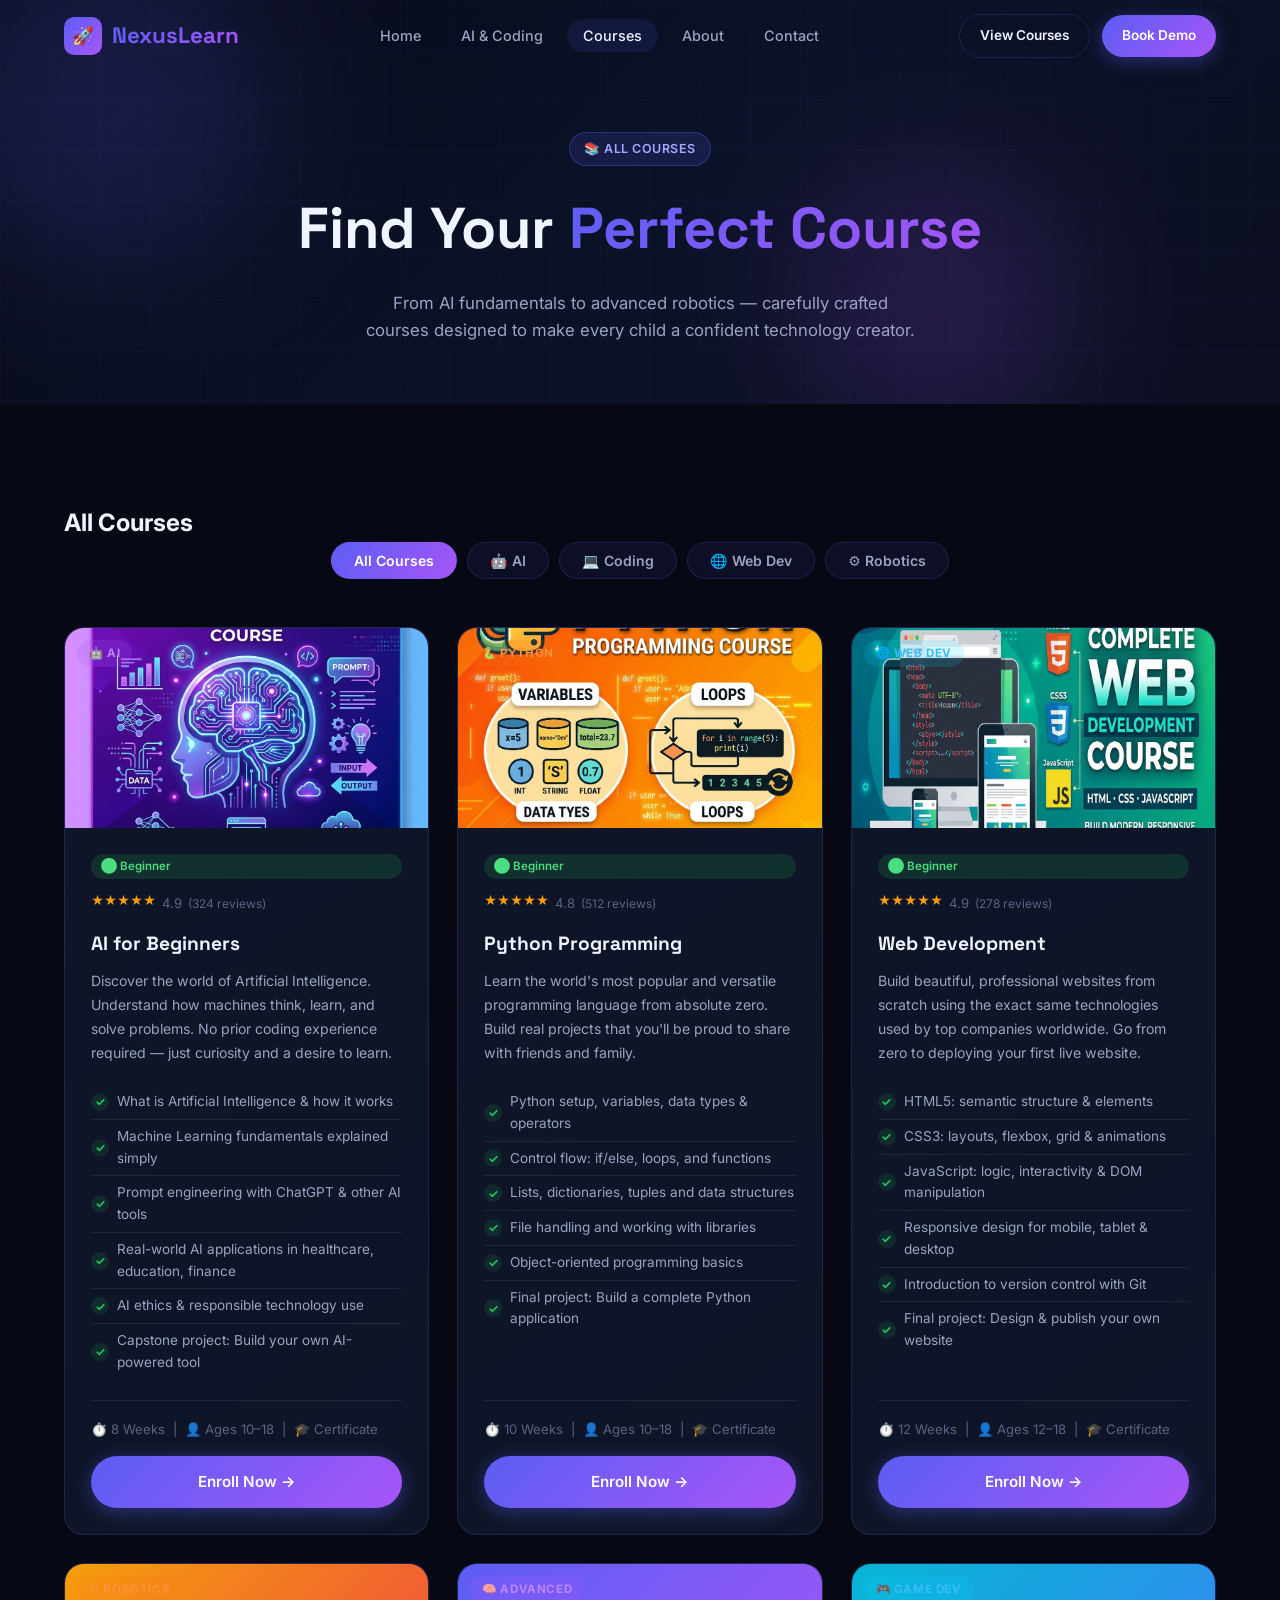
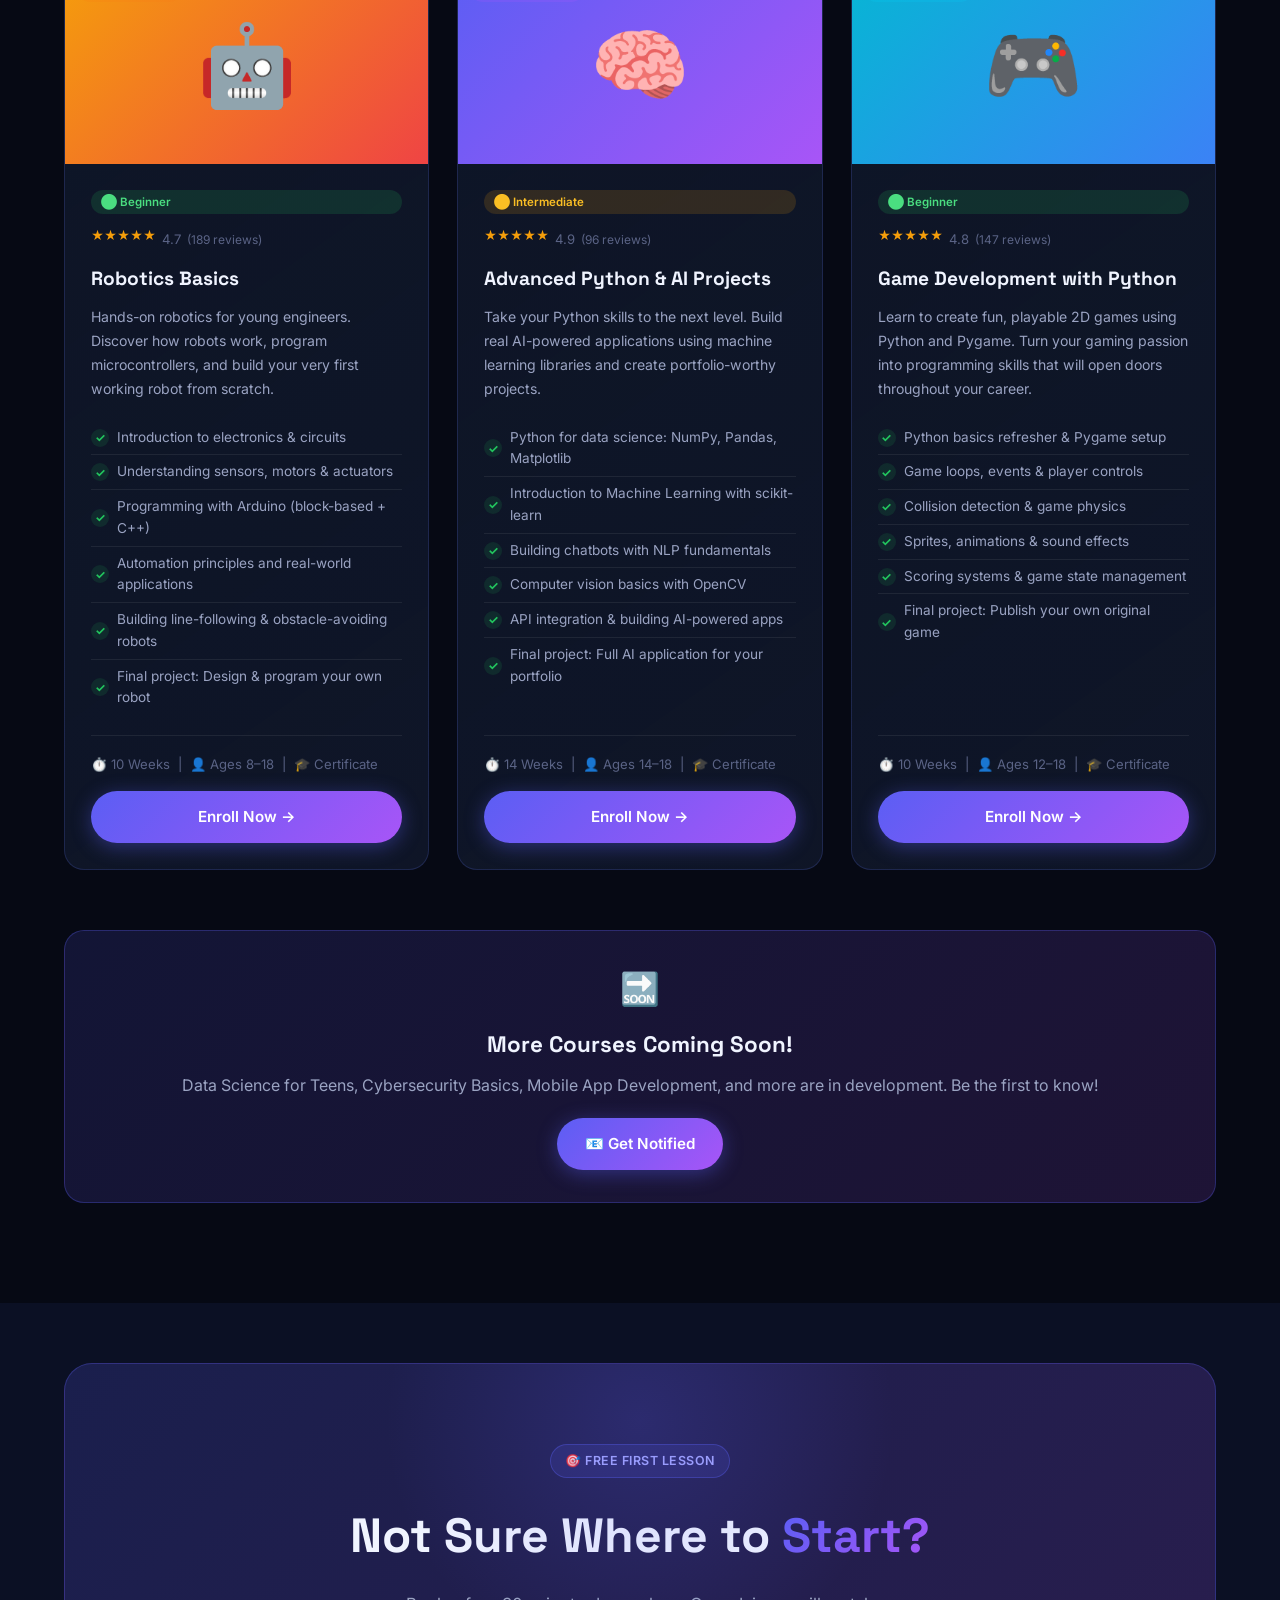
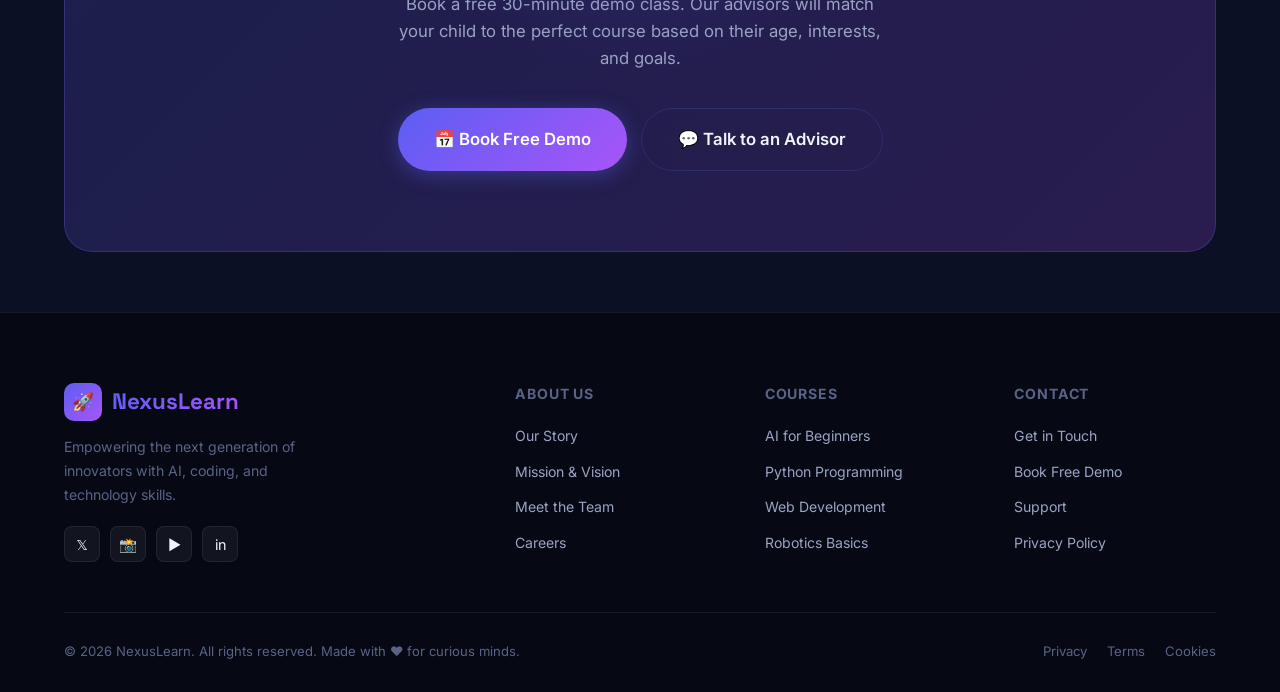
<file: courses.html>
<!DOCTYPE html>
<html lang="en">
<head>
  <meta charset="UTF-8" />
  <meta name="viewport" content="width=device-width, initial-scale=1.0" />
  <title>Courses — NexusLearn AI & Coding Education</title>
  <meta name="description" content="Explore NexusLearn's full catalog of AI, Python, Web Development, and Robotics courses designed for kids aged 8–18." />

  <link rel="preconnect" href="https://fonts.googleapis.com" />
  <link rel="preconnect" href="https://fonts.gstatic.com" crossorigin />
  <link href="https://fonts.googleapis.com/css2?family=Inter:wght@300;400;500;600;700;800;900&family=Space+Grotesk:wght@400;500;600;700&display=swap" rel="stylesheet" />
  <link rel="stylesheet" href="css/style.css" />

  <style>
    .filter-bar {
      display: flex;
      gap: 10px;
      justify-content: center;
      margin-bottom: 48px;
      flex-wrap: wrap;
    }
    .filter-btn {
      padding: 9px 22px;
      border-radius: var(--radius-full);
      background: rgba(91,94,244,0.08);
      border: 1.5px solid var(--color-border);
      color: var(--text-secondary);
      font-size: 0.88rem;
      font-weight: 600;
      cursor: pointer;
      transition: all 0.2s ease;
    }
    .filter-btn.active,
    .filter-btn:hover {
      background: var(--gradient-primary);
      border-color: transparent;
      color: #fff;
    }

    .coming-soon-banner {
      background: linear-gradient(135deg, rgba(91,94,244,0.15), rgba(168,85,247,0.15));
      border: 1px solid rgba(91,94,244,0.3);
      border-radius: var(--radius-lg);
      padding: 32px;
      text-align: center;
      margin-top: 60px;
    }
    .coming-soon-banner h3 {
      font-family: var(--font-display);
      font-size: 1.4rem;
      font-weight: 700;
      margin-bottom: 10px;
    }
    .coming-soon-banner p {
      color: var(--text-secondary);
      margin-bottom: 20px;
    }

    .course-level-badge {
      display: inline-flex;
      align-items: center;
      gap: 4px;
      padding: 3px 10px;
      border-radius: var(--radius-full);
      font-size: 0.72rem;
      font-weight: 600;
      margin-bottom: 12px;
    }
    .level-beginner { background: rgba(34,197,94,0.15); color: #4ade80; }
    .level-intermediate { background: rgba(245,158,11,0.15); color: #fbbf24; }
    .level-advanced { background: rgba(239,68,68,0.15); color: #f87171; }

    .course-rating {
      display: flex;
      align-items: center;
      gap: 6px;
      font-size: 0.82rem;
      color: var(--text-muted);
      margin-bottom: 12px;
    }
    .course-rating .stars { color: #f59e0b; font-size: 0.78rem; }
    .course-rating .count { font-size: 0.75rem; }

    .enroll-price {
      font-family: var(--font-display);
      font-size: 1.3rem;
      font-weight: 700;
      color: var(--color-primary);
    }
    .enroll-price .original {
      font-size: 0.88rem;
      color: var(--text-muted);
      text-decoration: line-through;
      font-weight: 400;
      margin-left: 6px;
      font-family: var(--font-body);
    }

    @media (max-width: 768px) {
      .courses-full-grid { grid-template-columns: 1fr; }
    }
  </style>
</head>
<body>

  <!-- ═══ NAVBAR ═══ -->
  <nav id="navbar" role="navigation" aria-label="Main navigation">
    <div class="nav-container">
      <a href="index.html" class="nav-logo" aria-label="NexusLearn Home">
        <div class="nav-logo-icon" aria-hidden="true">🚀</div>
        <span>NexusLearn</span>
      </a>
      <ul class="nav-links">
        <li><a href="index.html">Home</a></li>
        <li><a href="index.html#why-ai">AI &amp; Coding</a></li>
        <li><a href="courses.html" class="active">Courses</a></li>
        <li><a href="about.html">About</a></li>
        <li><a href="contact.html">Contact</a></li>
      </ul>
      <div class="nav-actions">
        <a href="courses.html" class="btn btn-outline btn-sm">View Courses</a>
        <a href="contact.html" class="btn btn-primary btn-sm">Book Demo</a>
      </div>
      <button class="hamburger" id="hamburger" aria-label="Toggle navigation menu" aria-expanded="false" aria-controls="mobile-nav">
        <span></span><span></span><span></span>
      </button>
    </div>
  </nav>

  <div id="mobile-nav" class="mobile-nav" role="menu">
    <a href="index.html" role="menuitem">🏠 Home</a>
    <a href="index.html#why-ai" role="menuitem">🤖 Why AI?</a>
    <a href="courses.html" class="active" role="menuitem">📚 Courses</a>
    <a href="about.html" role="menuitem">👥 About Us</a>
    <a href="contact.html" role="menuitem">📞 Contact</a>
    <a href="contact.html" class="btn btn-primary">Book Free Demo</a>
  </div>

  <!-- ═══ PAGE HERO ═══ -->
  <section class="page-hero" aria-labelledby="courses-page-heading">
    <div class="page-hero-bg"></div>
    <div class="page-hero-orb page-hero-orb-1" aria-hidden="true"></div>
    <div class="page-hero-orb page-hero-orb-2" aria-hidden="true"></div>
    <div class="page-hero-grid" aria-hidden="true"></div>
    <div class="container">
      <div class="page-hero-content">
        <div class="badge" style="margin:0 auto 16px;">📚 All Courses</div>
        <h1 id="courses-page-heading">
          Find Your <span class="text-gradient">Perfect Course</span>
        </h1>
        <p>From AI fundamentals to advanced robotics — carefully crafted courses designed to make every child a confident technology creator.</p>
      </div>
    </div>
  </section>

  <!-- ═══ COURSES LISTING ═══ -->
  <section class="section-padding" aria-labelledby="all-courses-heading">
    <div class="container">
      <h2 id="all-courses-heading" class="sr-only">All Courses</h2>

      <!-- Filter Bar -->
      <div class="filter-bar" role="group" aria-label="Course category filters">
        <button class="filter-btn active" data-filter="all" aria-pressed="true">All Courses</button>
        <button class="filter-btn" data-filter="ai" aria-pressed="false">🤖 AI</button>
        <button class="filter-btn" data-filter="coding" aria-pressed="false">💻 Coding</button>
        <button class="filter-btn" data-filter="webdev" aria-pressed="false">🌐 Web Dev</button>
        <button class="filter-btn" data-filter="robotics" aria-pressed="false">⚙️ Robotics</button>
      </div>

      <div class="courses-full-grid" role="list">

        <!-- AI for Beginners -->
        <article class="course-full-card reveal reveal-delay-1" role="listitem" data-category="ai">
          <div class="course-full-image">
            <img src="images/course-ai.png" alt="AI for Beginners" loading="lazy" />
            <span class="course-tag tag-purple" style="position:absolute;top:12px;left:12px;">🤖 AI</span>
          </div>
          <div class="course-full-body">
            <span class="course-level-badge level-beginner">⬤ Beginner</span>
            <div class="course-rating">
              <span class="stars">★★★★★</span>
              <span>4.9</span>
              <span class="count">(324 reviews)</span>
            </div>
            <h3>AI for Beginners</h3>
            <p>Discover the world of Artificial Intelligence. Understand how machines think, learn, and solve problems. No prior coding experience required — just curiosity and a desire to learn.</p>
            <ul class="course-detail-list">
              <li>What is Artificial Intelligence &amp; how it works</li>
              <li>Machine Learning fundamentals explained simply</li>
              <li>Prompt engineering with ChatGPT &amp; other AI tools</li>
              <li>Real-world AI applications in healthcare, education, finance</li>
              <li>AI ethics &amp; responsible technology use</li>
              <li>Capstone project: Build your own AI-powered tool</li>
            </ul>
            <div class="course-footer">
              <div class="course-duration">⏱️ 8 Weeks &nbsp;|&nbsp; 👤 Ages 10–18 &nbsp;|&nbsp; 🎓 Certificate</div>
            </div>
            <a href="contact.html" class="btn btn-primary" style="width:100%;justify-content:center;margin-top:16px;" aria-label="Enroll in AI for Beginners">Enroll Now →</a>
          </div>
        </article>

        <!-- Python Programming -->
        <article class="course-full-card reveal reveal-delay-2" role="listitem" data-category="coding">
          <div class="course-full-image">
            <img src="images/course-python.png" alt="Python Programming" loading="lazy" />
            <span class="course-tag tag-orange" style="position:absolute;top:12px;left:12px;">🐍 Python</span>
          </div>
          <div class="course-full-body">
            <span class="course-level-badge level-beginner">⬤ Beginner</span>
            <div class="course-rating">
              <span class="stars">★★★★★</span>
              <span>4.8</span>
              <span class="count">(512 reviews)</span>
            </div>
            <h3>Python Programming</h3>
            <p>Learn the world's most popular and versatile programming language from absolute zero. Build real projects that you'll be proud to share with friends and family.</p>
            <ul class="course-detail-list">
              <li>Python setup, variables, data types &amp; operators</li>
              <li>Control flow: if/else, loops, and functions</li>
              <li>Lists, dictionaries, tuples and data structures</li>
              <li>File handling and working with libraries</li>
              <li>Object-oriented programming basics</li>
              <li>Final project: Build a complete Python application</li>
            </ul>
            <div class="course-footer">
              <div class="course-duration">⏱️ 10 Weeks &nbsp;|&nbsp; 👤 Ages 10–18 &nbsp;|&nbsp; 🎓 Certificate</div>
            </div>
            <a href="contact.html" class="btn btn-primary" style="width:100%;justify-content:center;margin-top:16px;" aria-label="Enroll in Python Programming">Enroll Now →</a>
          </div>
        </article>

        <!-- Web Development -->
        <article class="course-full-card reveal reveal-delay-3" role="listitem" data-category="webdev">
          <div class="course-full-image">
            <img src="images/course-webdev.png" alt="Web Development" loading="lazy" />
            <span class="course-tag tag-cyan" style="position:absolute;top:12px;left:12px;">🌐 Web Dev</span>
          </div>
          <div class="course-full-body">
            <span class="course-level-badge level-beginner">⬤ Beginner</span>
            <div class="course-rating">
              <span class="stars">★★★★★</span>
              <span>4.9</span>
              <span class="count">(278 reviews)</span>
            </div>
            <h3>Web Development</h3>
            <p>Build beautiful, professional websites from scratch using the exact same technologies used by top companies worldwide. Go from zero to deploying your first live website.</p>
            <ul class="course-detail-list">
              <li>HTML5: semantic structure &amp; elements</li>
              <li>CSS3: layouts, flexbox, grid &amp; animations</li>
              <li>JavaScript: logic, interactivity &amp; DOM manipulation</li>
              <li>Responsive design for mobile, tablet &amp; desktop</li>
              <li>Introduction to version control with Git</li>
              <li>Final project: Design &amp; publish your own website</li>
            </ul>
            <div class="course-footer">
              <div class="course-duration">⏱️ 12 Weeks &nbsp;|&nbsp; 👤 Ages 12–18 &nbsp;|&nbsp; 🎓 Certificate</div>
            </div>
            <a href="contact.html" class="btn btn-primary" style="width:100%;justify-content:center;margin-top:16px;" aria-label="Enroll in Web Development">Enroll Now →</a>
          </div>
        </article>

        <!-- Robotics Basics -->
        <article class="course-full-card reveal reveal-delay-1" role="listitem" data-category="robotics">
          <div class="course-full-image">
            <div style="height:100%;background:linear-gradient(135deg,#f59e0b,#ef4444);display:flex;align-items:center;justify-content:center;font-size:5rem;">🤖</div>
            <span class="course-tag tag-orange" style="position:absolute;top:12px;left:12px;">⚙️ Robotics</span>
          </div>
          <div class="course-full-body">
            <span class="course-level-badge level-beginner">⬤ Beginner</span>
            <div class="course-rating">
              <span class="stars">★★★★★</span>
              <span>4.7</span>
              <span class="count">(189 reviews)</span>
            </div>
            <h3>Robotics Basics</h3>
            <p>Hands-on robotics for young engineers. Discover how robots work, program microcontrollers, and build your very first working robot from scratch.</p>
            <ul class="course-detail-list">
              <li>Introduction to electronics &amp; circuits</li>
              <li>Understanding sensors, motors &amp; actuators</li>
              <li>Programming with Arduino (block-based + C++)</li>
              <li>Automation principles and real-world applications</li>
              <li>Building line-following &amp; obstacle-avoiding robots</li>
              <li>Final project: Design &amp; program your own robot</li>
            </ul>
            <div class="course-footer">
              <div class="course-duration">⏱️ 10 Weeks &nbsp;|&nbsp; 👤 Ages 8–18 &nbsp;|&nbsp; 🎓 Certificate</div>
            </div>
            <a href="contact.html" class="btn btn-primary" style="width:100%;justify-content:center;margin-top:16px;" aria-label="Enroll in Robotics Basics">Enroll Now →</a>
          </div>
        </article>

        <!-- Advanced Python & AI -->
        <article class="course-full-card reveal reveal-delay-2" role="listitem" data-category="ai coding">
          <div class="course-full-image">
            <div style="height:100%;background:linear-gradient(135deg,#5B5EF4,#A855F7);display:flex;align-items:center;justify-content:center;font-size:5rem;">🧠</div>
            <span class="course-tag tag-purple" style="position:absolute;top:12px;left:12px;">🧠 Advanced</span>
          </div>
          <div class="course-full-body">
            <span class="course-level-badge level-intermediate">⬤ Intermediate</span>
            <div class="course-rating">
              <span class="stars">★★★★★</span>
              <span>4.9</span>
              <span class="count">(96 reviews)</span>
            </div>
            <h3>Advanced Python &amp; AI Projects</h3>
            <p>Take your Python skills to the next level. Build real AI-powered applications using machine learning libraries and create portfolio-worthy projects.</p>
            <ul class="course-detail-list">
              <li>Python for data science: NumPy, Pandas, Matplotlib</li>
              <li>Introduction to Machine Learning with scikit-learn</li>
              <li>Building chatbots with NLP fundamentals</li>
              <li>Computer vision basics with OpenCV</li>
              <li>API integration &amp; building AI-powered apps</li>
              <li>Final project: Full AI application for your portfolio</li>
            </ul>
            <div class="course-footer">
              <div class="course-duration">⏱️ 14 Weeks &nbsp;|&nbsp; 👤 Ages 14–18 &nbsp;|&nbsp; 🎓 Certificate</div>
            </div>
            <a href="contact.html" class="btn btn-primary" style="width:100%;justify-content:center;margin-top:16px;" aria-label="Enroll in Advanced Python and AI">Enroll Now →</a>
          </div>
        </article>

        <!-- Game Development -->
        <article class="course-full-card reveal reveal-delay-3" role="listitem" data-category="coding">
          <div class="course-full-image">
            <div style="height:100%;background:linear-gradient(135deg,#06B6D4,#3B82F6);display:flex;align-items:center;justify-content:center;font-size:5rem;">🎮</div>
            <span class="course-tag tag-cyan" style="position:absolute;top:12px;left:12px;">🎮 Game Dev</span>
          </div>
          <div class="course-full-body">
            <span class="course-level-badge level-beginner">⬤ Beginner</span>
            <div class="course-rating">
              <span class="stars">★★★★★</span>
              <span>4.8</span>
              <span class="count">(147 reviews)</span>
            </div>
            <h3>Game Development with Python</h3>
            <p>Learn to create fun, playable 2D games using Python and Pygame. Turn your gaming passion into programming skills that will open doors throughout your career.</p>
            <ul class="course-detail-list">
              <li>Python basics refresher &amp; Pygame setup</li>
              <li>Game loops, events &amp; player controls</li>
              <li>Collision detection &amp; game physics</li>
              <li>Sprites, animations &amp; sound effects</li>
              <li>Scoring systems &amp; game state management</li>
              <li>Final project: Publish your own original game</li>
            </ul>
            <div class="course-footer">
              <div class="course-duration">⏱️ 10 Weeks &nbsp;|&nbsp; 👤 Ages 12–18 &nbsp;|&nbsp; 🎓 Certificate</div>
            </div>
            <a href="contact.html" class="btn btn-primary" style="width:100%;justify-content:center;margin-top:16px;" aria-label="Enroll in Game Development">Enroll Now →</a>
          </div>
        </article>

      </div>

      <!-- Coming Soon -->
      <div class="coming-soon-banner reveal">
        <div style="font-size:2rem;margin-bottom:12px;">🔜</div>
        <h3>More Courses Coming Soon!</h3>
        <p>Data Science for Teens, Cybersecurity Basics, Mobile App Development, and more are in development. Be the first to know!</p>
        <a href="contact.html" class="btn btn-primary">📧 Get Notified</a>
      </div>

    </div>
  </section>

  <!-- ═══ CTA ═══ -->
  <section class="section-padding-sm" style="background:var(--color-bg-2);" aria-labelledby="courses-cta-heading">
    <div class="container">
      <div class="cta-inner reveal">
        <div class="badge" style="margin:0 auto 20px;">🎯 Free First Lesson</div>
        <h2 id="courses-cta-heading">Not Sure Where to <span class="text-gradient">Start?</span></h2>
        <p>Book a free 30-minute demo class. Our advisors will match your child to the perfect course based on their age, interests, and goals.</p>
        <div class="cta-actions">
          <a href="contact.html" class="btn btn-primary btn-lg">📅 Book Free Demo</a>
          <a href="contact.html" class="btn btn-outline btn-lg">💬 Talk to an Advisor</a>
        </div>
      </div>
    </div>
  </section>

  <!-- ═══ FOOTER ═══ -->
  <footer role="contentinfo">
    <div class="container">
      <div class="footer-grid">
        <div class="footer-brand">
          <a href="index.html" class="nav-logo" style="display:inline-flex;">
            <div class="nav-logo-icon">🚀</div>
            <span>NexusLearn</span>
          </a>
          <p>Empowering the next generation of innovators with AI, coding, and technology skills.</p>
          <div class="footer-social">
            <a href="#" class="social-link" aria-label="Twitter">𝕏</a>
            <a href="#" class="social-link" aria-label="Instagram">📸</a>
            <a href="#" class="social-link" aria-label="YouTube">▶️</a>
            <a href="#" class="social-link" aria-label="LinkedIn">in</a>
          </div>
        </div>
        <div class="footer-col">
          <h4>About Us</h4>
          <ul>
            <li><a href="about.html">Our Story</a></li>
            <li><a href="about.html#mission">Mission &amp; Vision</a></li>
            <li><a href="about.html#team">Meet the Team</a></li>
            <li><a href="#">Careers</a></li>
          </ul>
        </div>
        <div class="footer-col">
          <h4>Courses</h4>
          <ul>
            <li><a href="courses.html">AI for Beginners</a></li>
            <li><a href="courses.html">Python Programming</a></li>
            <li><a href="courses.html">Web Development</a></li>
            <li><a href="courses.html">Robotics Basics</a></li>
          </ul>
        </div>
        <div class="footer-col">
          <h4>Contact</h4>
          <ul>
            <li><a href="contact.html">Get in Touch</a></li>
            <li><a href="contact.html">Book Free Demo</a></li>
            <li><a href="#">Support</a></li>
            <li><a href="#">Privacy Policy</a></li>
          </ul>
        </div>
      </div>
      <div class="footer-bottom">
        <p>© 2026 NexusLearn. All rights reserved. Made with ❤️ for curious minds.</p>
        <div class="footer-bottom-links">
          <a href="#">Privacy</a>
          <a href="#">Terms</a>
          <a href="#">Cookies</a>
        </div>
      </div>
    </div>
  </footer>

  <button id="back-to-top" aria-label="Back to top">↑</button>
  <script src="js/main.js"></script>
</body>
</html>
</file>
<file: css/style.css>
/* ============================================================
   NEXUS LEARN — AI & CODING EDUCATION PLATFORM
   Main Stylesheet
   ============================================================ */

/* ── Google Fonts ── */
@import url('https://fonts.googleapis.com/css2?family=Inter:wght@300;400;500;600;700;800;900&family=Space+Grotesk:wght@400;500;600;700&display=swap');

/* ── CSS Variables / Design Tokens ── */
:root {
  --color-bg:           #060914;
  --color-bg-2:         #0b1024;
  --color-surface:      #0f1729;
  --color-surface-2:    #151e35;
  --color-border:       rgba(99, 120, 255, 0.18);
  --color-border-light: rgba(255,255,255,0.07);

  --color-primary:      #5B5EF4;
  --color-primary-2:    #7B6FF7;
  --color-accent:       #00D4FF;
  --color-accent-2:     #A855F7;
  --color-success:      #22c55e;
  --color-warning:      #f59e0b;

  --gradient-primary:   linear-gradient(135deg, #5B5EF4 0%, #A855F7 100%);
  --gradient-accent:    linear-gradient(135deg, #00D4FF 0%, #5B5EF4 100%);
  --gradient-warm:      linear-gradient(135deg, #f59e0b 0%, #ef4444 100%);
  --gradient-hero:      linear-gradient(135deg, #060914 0%, #0b1228 50%, #0a0e1f 100%);
  --gradient-card:      linear-gradient(145deg, rgba(15,23,41,0.9) 0%, rgba(21,30,53,0.6) 100%);
  --gradient-glow:      radial-gradient(ellipse 60% 50% at 50% 0%, rgba(91,94,244,0.18) 0%, transparent 70%);

  --text-primary:   #f0f4ff;
  --text-secondary: #9aa3c2;
  --text-muted:     #5a6385;

  --font-body:    'Inter', system-ui, sans-serif;
  --font-display: 'Space Grotesk', system-ui, sans-serif;

  --radius-sm:  6px;
  --radius-md:  12px;
  --radius-lg:  20px;
  --radius-xl:  28px;
  --radius-full: 9999px;

  --shadow-glow:  0 0 40px rgba(91,94,244,0.25);
  --shadow-card:  0 4px 24px rgba(0,0,0,0.4);
  --shadow-lg:    0 20px 60px rgba(0,0,0,0.5);

  --transition-fast:   0.18s ease;
  --transition-normal: 0.3s ease;
  --transition-slow:   0.5s ease;

  --nav-height: 72px;
}

/* ── Reset & Base ── */
*, *::before, *::after { box-sizing: border-box; margin: 0; padding: 0; }

html { scroll-behavior: smooth; font-size: 16px; }

body {
  font-family: var(--font-body);
  background: var(--color-bg);
  color: var(--text-primary);
  line-height: 1.6;
  overflow-x: hidden;
  -webkit-font-smoothing: antialiased;
}

img { max-width: 100%; height: auto; display: block; }
a  { color: inherit; text-decoration: none; }
ul { list-style: none; }
button { cursor: pointer; border: none; outline: none; font-family: inherit; }
input, textarea, select { font-family: inherit; }

/* ── Scrollbar ── */
::-webkit-scrollbar { width: 6px; }
::-webkit-scrollbar-track { background: var(--color-bg); }
::-webkit-scrollbar-thumb { background: var(--color-primary); border-radius: 3px; }

/* ── Selection ── */
::selection { background: rgba(91,94,244,0.35); color: #fff; }

/* ── Utility Classes ── */
.container {
  width: 100%;
  max-width: 1200px;
  margin: 0 auto;
  padding: 0 24px;
}

.section-padding { padding: 100px 0; }
.section-padding-sm { padding: 60px 0; }

.text-gradient {
  background: var(--gradient-primary);
  -webkit-background-clip: text;
  -webkit-text-fill-color: transparent;
  background-clip: text;
}

.text-gradient-accent {
  background: var(--gradient-accent);
  -webkit-background-clip: text;
  -webkit-text-fill-color: transparent;
  background-clip: text;
}

.badge {
  display: inline-flex;
  align-items: center;
  gap: 6px;
  padding: 6px 14px;
  background: rgba(91,94,244,0.15);
  border: 1px solid rgba(91,94,244,0.35);
  border-radius: var(--radius-full);
  font-size: 0.78rem;
  font-weight: 600;
  color: #a5a8ff;
  letter-spacing: 0.04em;
  text-transform: uppercase;
}

.section-header {
  text-align: center;
  margin-bottom: 60px;
}
.section-header .badge { margin-bottom: 16px; }
.section-header h2 {
  font-family: var(--font-display);
  font-size: clamp(2rem, 4vw, 2.8rem);
  font-weight: 700;
  line-height: 1.2;
  margin-bottom: 16px;
}
.section-header p {
  font-size: 1.05rem;
  color: var(--text-secondary);
  max-width: 580px;
  margin: 0 auto;
}

/* ── Buttons ── */
.btn {
  display: inline-flex;
  align-items: center;
  gap: 8px;
  padding: 14px 28px;
  border-radius: var(--radius-full);
  font-size: 0.95rem;
  font-weight: 600;
  transition: all var(--transition-normal);
  position: relative;
  overflow: hidden;
}
.btn::before {
  content: '';
  position: absolute;
  inset: 0;
  opacity: 0;
  transition: opacity var(--transition-normal);
  background: rgba(255,255,255,0.1);
}
.btn:hover::before { opacity: 1; }

.btn-primary {
  background: var(--gradient-primary);
  color: #fff;
  box-shadow: 0 4px 20px rgba(91,94,244,0.4);
}
.btn-primary:hover {
  transform: translateY(-2px);
  box-shadow: 0 8px 30px rgba(91,94,244,0.55);
}

.btn-outline {
  background: transparent;
  color: var(--text-primary);
  border: 1.5px solid var(--color-border);
  backdrop-filter: blur(10px);
}
.btn-outline:hover {
  border-color: var(--color-primary);
  color: #fff;
  transform: translateY(-2px);
  background: rgba(91,94,244,0.1);
}

.btn-accent {
  background: var(--gradient-accent);
  color: #fff;
  box-shadow: 0 4px 20px rgba(0,212,255,0.3);
}
.btn-accent:hover {
  transform: translateY(-2px);
  box-shadow: 0 8px 30px rgba(0,212,255,0.45);
}

.btn-lg { padding: 17px 36px; font-size: 1.05rem; }
.btn-sm { padding: 10px 20px; font-size: 0.85rem; }

/* ── Glass Card ── */
.glass-card {
  background: var(--gradient-card);
  border: 1px solid var(--color-border);
  border-radius: var(--radius-lg);
  backdrop-filter: blur(20px);
  -webkit-backdrop-filter: blur(20px);
  transition: all var(--transition-normal);
}
.glass-card:hover {
  border-color: rgba(91,94,244,0.4);
  transform: translateY(-4px);
  box-shadow: var(--shadow-glow), var(--shadow-card);
}

/* ═══════════════════════════════════════════════
   NAVIGATION
═══════════════════════════════════════════════ */
#navbar {
  position: fixed;
  top: 0; left: 0; right: 0;
  z-index: 1000;
  height: var(--nav-height);
  display: flex;
  align-items: center;
  transition: all var(--transition-normal);
}
#navbar.scrolled {
  background: rgba(6,9,20,0.85);
  backdrop-filter: blur(24px);
  -webkit-backdrop-filter: blur(24px);
  border-bottom: 1px solid var(--color-border-light);
  box-shadow: 0 4px 30px rgba(0,0,0,0.3);
}

.nav-container {
  display: flex;
  align-items: center;
  justify-content: space-between;
  width: 100%;
  max-width: 1200px;
  margin: 0 auto;
  padding: 0 24px;
}

.nav-logo {
  display: flex;
  align-items: center;
  gap: 10px;
  font-family: var(--font-display);
  font-size: 1.4rem;
  font-weight: 700;
}
.nav-logo-icon {
  width: 38px; height: 38px;
  background: var(--gradient-primary);
  border-radius: 10px;
  display: flex;
  align-items: center;
  justify-content: center;
  font-size: 1.1rem;
}
.nav-logo span { background: var(--gradient-primary); -webkit-background-clip: text; -webkit-text-fill-color: transparent; background-clip: text; }

.nav-links {
  display: flex;
  align-items: center;
  gap: 8px;
}
.nav-links a {
  padding: 8px 16px;
  border-radius: var(--radius-full);
  font-size: 0.9rem;
  font-weight: 500;
  color: var(--text-secondary);
  transition: all var(--transition-fast);
  position: relative;
}
.nav-links a:hover,
.nav-links a.active {
  color: var(--text-primary);
  background: rgba(91,94,244,0.12);
}

.nav-actions {
  display: flex;
  align-items: center;
  gap: 12px;
}

.hamburger {
  display: none;
  flex-direction: column;
  gap: 5px;
  background: transparent;
  padding: 6px;
  border-radius: 8px;
  transition: background var(--transition-fast);
}
.hamburger:hover { background: rgba(255,255,255,0.08); }
.hamburger span {
  display: block;
  width: 22px; height: 2px;
  background: var(--text-primary);
  border-radius: 2px;
  transition: all var(--transition-normal);
}
.hamburger.active span:nth-child(1) { transform: translateY(7px) rotate(45deg); }
.hamburger.active span:nth-child(2) { opacity: 0; transform: scaleX(0); }
.hamburger.active span:nth-child(3) { transform: translateY(-7px) rotate(-45deg); }

.mobile-nav {
  display: none;
  position: fixed;
  top: var(--nav-height); left: 0; right: 0;
  background: rgba(6,9,20,0.97);
  backdrop-filter: blur(24px);
  border-bottom: 1px solid var(--color-border);
  padding: 20px 24px 28px;
  z-index: 999;
  flex-direction: column;
  gap: 6px;
}
.mobile-nav.open { display: flex; }
.mobile-nav a {
  padding: 12px 16px;
  border-radius: var(--radius-md);
  font-size: 1rem;
  font-weight: 500;
  color: var(--text-secondary);
  transition: all var(--transition-fast);
  border: 1px solid transparent;
}
.mobile-nav a:hover,
.mobile-nav a.active {
  color: var(--text-primary);
  background: rgba(91,94,244,0.12);
  border-color: var(--color-border);
}
.mobile-nav .btn { margin-top: 10px; justify-content: center; }

/* ═══════════════════════════════════════════════
   HERO SECTION
═══════════════════════════════════════════════ */
#hero {
  min-height: 100vh;
  display: flex;
  align-items: center;
  position: relative;
  overflow: hidden;
  padding-top: var(--nav-height);
}

.hero-bg {
  position: absolute;
  inset: 0;
  background: var(--gradient-hero);
  z-index: 0;
}

.hero-orb {
  position: absolute;
  border-radius: 50%;
  filter: blur(80px);
  opacity: 0.35;
  animation: float 8s ease-in-out infinite;
}
.hero-orb-1 {
  width: 500px; height: 500px;
  background: radial-gradient(circle, #5B5EF4, transparent);
  top: -100px; left: -100px;
  animation-delay: 0s;
}
.hero-orb-2 {
  width: 400px; height: 400px;
  background: radial-gradient(circle, #A855F7, transparent);
  bottom: -50px; right: -50px;
  animation-delay: -3s;
}
.hero-orb-3 {
  width: 300px; height: 300px;
  background: radial-gradient(circle, #00D4FF, transparent);
  top: 40%; right: 25%;
  animation-delay: -5s;
}

.hero-grid-bg {
  position: absolute;
  inset: 0;
  background-image:
    linear-gradient(rgba(91,94,244,0.06) 1px, transparent 1px),
    linear-gradient(90deg, rgba(91,94,244,0.06) 1px, transparent 1px);
  background-size: 50px 50px;
  z-index: 0;
}

.hero-inner {
  position: relative;
  z-index: 2;
  display: grid;
  grid-template-columns: 1fr 1fr;
  gap: 60px;
  align-items: center;
  padding: 60px 0;
}

.hero-content { max-width: 580px; }

.hero-badge {
  display: inline-flex;
  align-items: center;
  gap: 8px;
  padding: 7px 16px;
  background: rgba(91,94,244,0.12);
  border: 1px solid rgba(91,94,244,0.3);
  border-radius: var(--radius-full);
  font-size: 0.82rem;
  font-weight: 600;
  color: #9da0ff;
  margin-bottom: 28px;
  animation: fadeInUp 0.8s ease both;
}
.hero-badge .dot {
  width: 7px; height: 7px;
  background: var(--color-accent);
  border-radius: 50%;
  animation: pulse 2s ease infinite;
}

.hero-title {
  font-family: var(--font-display);
  font-size: clamp(2.4rem, 5vw, 3.8rem);
  font-weight: 800;
  line-height: 1.15;
  margin-bottom: 20px;
  animation: fadeInUp 0.8s ease 0.15s both;
}

.hero-subtitle {
  font-size: 1.1rem;
  color: var(--text-secondary);
  margin-bottom: 36px;
  max-width: 480px;
  animation: fadeInUp 0.8s ease 0.3s both;
}

.hero-actions {
  display: flex;
  gap: 14px;
  flex-wrap: wrap;
  margin-bottom: 48px;
  animation: fadeInUp 0.8s ease 0.45s both;
}

.hero-stats {
  display: flex;
  gap: 32px;
  animation: fadeInUp 0.8s ease 0.6s both;
}
.hero-stat {}
.hero-stat-num {
  font-family: var(--font-display);
  font-size: 1.7rem;
  font-weight: 700;
  background: var(--gradient-primary);
  -webkit-background-clip: text;
  -webkit-text-fill-color: transparent;
  background-clip: text;
}
.hero-stat-label {
  font-size: 0.8rem;
  color: var(--text-muted);
  font-weight: 500;
}

.hero-visual {
  position: relative;
  display: flex;
  justify-content: center;
  animation: fadeInRight 1s ease 0.3s both;
}
.hero-image-wrap {
  position: relative;
  width: 100%;
  max-width: 520px;
}
.hero-image-wrap img {
  width: 100%;
  border-radius: var(--radius-xl);
  box-shadow: 0 30px 80px rgba(0,0,0,0.5), 0 0 60px rgba(91,94,244,0.2);
}
.hero-float-card {
  position: absolute;
  background: rgba(15,23,41,0.9);
  border: 1px solid var(--color-border);
  border-radius: var(--radius-md);
  padding: 14px 18px;
  backdrop-filter: blur(20px);
  display: flex;
  align-items: center;
  gap: 10px;
  font-size: 0.85rem;
  font-weight: 600;
  color: var(--text-primary);
  white-space: nowrap;
  box-shadow: var(--shadow-card);
}
.hero-float-card .icon {
  width: 34px; height: 34px;
  border-radius: 8px;
  display: flex; align-items: center; justify-content: center;
  font-size: 1rem;
}
.hero-float-1 {
  top: 12%; left: -5%;
  animation: floatCard 4s ease-in-out infinite;
}
.hero-float-2 {
  bottom: 18%; right: -5%;
  animation: floatCard 4s ease-in-out infinite 2s;
}

/* ═══════════════════════════════════════════════
   WHY AI SECTION
═══════════════════════════════════════════════ */
#why-ai {
  background: linear-gradient(180deg, var(--color-bg) 0%, var(--color-bg-2) 100%);
  position: relative;
  overflow: hidden;
}
#why-ai::before {
  content: '';
  position: absolute;
  top: 0; left: 50%;
  transform: translateX(-50%);
  width: 800px; height: 400px;
  background: radial-gradient(ellipse, rgba(91,94,244,0.12) 0%, transparent 70%);
  pointer-events: none;
}

.why-ai-grid {
  display: grid;
  grid-template-columns: 1fr 1fr;
  gap: 70px;
  align-items: center;
  margin-bottom: 80px;
}

.why-ai-content h2 {
  font-family: var(--font-display);
  font-size: clamp(1.8rem, 3.5vw, 2.6rem);
  font-weight: 700;
  line-height: 1.25;
  margin-bottom: 20px;
}
.why-ai-content p {
  color: var(--text-secondary);
  margin-bottom: 16px;
  font-size: 1rem;
}

.ai-uses-grid {
  display: grid;
  grid-template-columns: 1fr 1fr;
  gap: 12px;
  margin-top: 28px;
}
.ai-use-item {
  display: flex;
  align-items: center;
  gap: 10px;
  padding: 12px 16px;
  background: rgba(91,94,244,0.08);
  border: 1px solid var(--color-border);
  border-radius: var(--radius-md);
  font-size: 0.88rem;
  font-weight: 500;
  transition: all var(--transition-fast);
}
.ai-use-item:hover {
  background: rgba(91,94,244,0.15);
  border-color: rgba(91,94,244,0.35);
  transform: translateX(4px);
}
.ai-use-item .icon { font-size: 1.1rem; }

.why-ai-visual img {
  width: 100%;
  border-radius: var(--radius-xl);
  box-shadow: 0 20px 60px rgba(0,0,0,0.4), 0 0 40px rgba(168,85,247,0.15);
}

.ai-benefits-cards {
  display: grid;
  grid-template-columns: repeat(5, 1fr);
  gap: 16px;
}

.ai-benefit-card {
  padding: 28px 20px;
  text-align: center;
}
.ai-benefit-card .card-icon {
  width: 52px; height: 52px;
  border-radius: var(--radius-md);
  display: flex; align-items: center; justify-content: center;
  font-size: 1.5rem;
  margin: 0 auto 16px;
}
.ai-benefit-card h3 {
  font-size: 0.95rem;
  font-weight: 600;
  margin-bottom: 8px;
}
.ai-benefit-card p {
  font-size: 0.82rem;
  color: var(--text-muted);
  line-height: 1.5;
}

/* ═══════════════════════════════════════════════
   WHY KIDS SHOULD LEARN
═══════════════════════════════════════════════ */
#kids-learn {
  background: var(--color-bg-2);
  position: relative;
}

.kids-cards-grid {
  display: grid;
  grid-template-columns: repeat(5, 1fr);
  gap: 16px;
}

.kids-card {
  padding: 32px 22px;
  text-align: center;
  position: relative;
  overflow: hidden;
}
.kids-card::before {
  content: '';
  position: absolute;
  top: 0; left: 0; right: 0;
  height: 3px;
  background: var(--gradient-primary);
  opacity: 0;
  transition: opacity var(--transition-normal);
}
.kids-card:hover::before { opacity: 1; }

.kids-card .card-icon {
  width: 60px; height: 60px;
  border-radius: var(--radius-lg);
  display: flex; align-items: center; justify-content: center;
  font-size: 1.7rem;
  margin: 0 auto 20px;
  position: relative;
}
.kids-card .card-icon::after {
  content: '';
  position: absolute;
  inset: -4px;
  border-radius: inherit;
  opacity: 0.3;
  filter: blur(8px);
  z-index: -1;
}

.kids-card h3 {
  font-family: var(--font-display);
  font-size: 1rem;
  font-weight: 600;
  margin-bottom: 10px;
}
.kids-card p {
  font-size: 0.83rem;
  color: var(--text-muted);
  line-height: 1.6;
}

/* ═══════════════════════════════════════════════
   WHY CODING
═══════════════════════════════════════════════ */
#why-coding {
  background: var(--color-bg);
  position: relative;
  overflow: hidden;
}
#why-coding::after {
  content: '';
  position: absolute;
  bottom: 0; right: 0;
  width: 500px; height: 500px;
  background: radial-gradient(circle, rgba(0,212,255,0.08) 0%, transparent 70%);
  pointer-events: none;
}

.coding-grid {
  display: grid;
  grid-template-columns: 1fr 1fr;
  gap: 70px;
  align-items: center;
}

.coding-visual { order: -1; }
.coding-visual img {
  width: 100%;
  border-radius: var(--radius-xl);
  box-shadow: 0 20px 60px rgba(0,0,0,0.4), 0 0 40px rgba(0,212,255,0.1);
}

.coding-content h2 {
  font-family: var(--font-display);
  font-size: clamp(1.8rem, 3.5vw, 2.6rem);
  font-weight: 700;
  line-height: 1.25;
  margin-bottom: 16px;
}
.coding-content > p {
  color: var(--text-secondary);
  margin-bottom: 28px;
  font-size: 1rem;
}

.coding-benefits {
  display: flex;
  flex-direction: column;
  gap: 12px;
}
.coding-benefit {
  display: flex;
  align-items: flex-start;
  gap: 14px;
  padding: 16px 18px;
  background: rgba(0,212,255,0.05);
  border: 1px solid rgba(0,212,255,0.12);
  border-radius: var(--radius-md);
  transition: all var(--transition-fast);
}
.coding-benefit:hover {
  background: rgba(0,212,255,0.1);
  border-color: rgba(0,212,255,0.3);
  transform: translateX(6px);
}
.coding-benefit .icon {
  width: 38px; height: 38px;
  background: rgba(0,212,255,0.12);
  border-radius: 8px;
  display: flex; align-items: center; justify-content: center;
  font-size: 1.1rem;
  flex-shrink: 0;
}
.coding-benefit-text h4 {
  font-size: 0.95rem;
  font-weight: 600;
  margin-bottom: 3px;
}
.coding-benefit-text p {
  font-size: 0.82rem;
  color: var(--text-muted);
}

/* ═══════════════════════════════════════════════
   COURSES SECTION
═══════════════════════════════════════════════ */
#courses {
  background: linear-gradient(180deg, var(--color-bg) 0%, var(--color-bg-2) 100%);
  position: relative;
  overflow: hidden;
}

.courses-grid {
  display: grid;
  grid-template-columns: repeat(4, 1fr);
  gap: 24px;
}

.course-card {
  background: var(--gradient-card);
  border: 1px solid var(--color-border);
  border-radius: var(--radius-lg);
  overflow: hidden;
  transition: all var(--transition-normal);
  display: flex;
  flex-direction: column;
}
.course-card:hover {
  transform: translateY(-8px);
  border-color: rgba(91,94,244,0.4);
  box-shadow: var(--shadow-glow), 0 30px 60px rgba(0,0,0,0.4);
}

.course-image {
  height: 180px;
  overflow: hidden;
  position: relative;
}
.course-image img {
  width: 100%; height: 100%;
  object-fit: cover;
  transition: transform var(--transition-slow);
}
.course-card:hover .course-image img { transform: scale(1.08); }

.course-tag {
  position: absolute;
  top: 12px; left: 12px;
  padding: 4px 12px;
  border-radius: var(--radius-full);
  font-size: 0.72rem;
  font-weight: 700;
  text-transform: uppercase;
  letter-spacing: 0.05em;
}

.course-body {
  padding: 22px;
  flex: 1;
  display: flex;
  flex-direction: column;
}
.course-body h3 {
  font-family: var(--font-display);
  font-size: 1.1rem;
  font-weight: 700;
  margin-bottom: 10px;
}
.course-body p {
  font-size: 0.85rem;
  color: var(--text-secondary);
  margin-bottom: 16px;
  flex: 1;
}

.course-topics {
  display: flex;
  flex-wrap: wrap;
  gap: 6px;
  margin-bottom: 18px;
}
.course-topic {
  padding: 3px 10px;
  background: rgba(91,94,244,0.1);
  border: 1px solid rgba(91,94,244,0.2);
  border-radius: var(--radius-full);
  font-size: 0.72rem;
  font-weight: 500;
  color: #a5a8ff;
}

.course-meta {
  display: flex;
  align-items: center;
  justify-content: space-between;
  padding-top: 16px;
  border-top: 1px solid var(--color-border-light);
  margin-bottom: 16px;
}
.course-meta-item {
  display: flex;
  align-items: center;
  gap: 5px;
  font-size: 0.8rem;
  color: var(--text-muted);
}
.course-meta-item .icon { font-size: 0.9rem; }

/* ═══════════════════════════════════════════════
   TESTIMONIALS
═══════════════════════════════════════════════ */
#testimonials {
  background: var(--color-bg-2);
  overflow: hidden;
  position: relative;
}

.testimonials-slider-wrap {
  position: relative;
  overflow: hidden;
}

.testimonials-track {
  display: flex;
  transition: transform 0.6s cubic-bezier(0.25, 0.46, 0.45, 0.94);
}

.testimonial-card {
  min-width: calc(100% / 3);
  padding: 0 12px;
  flex-shrink: 0;
}

.testimonial-inner {
  background: var(--gradient-card);
  border: 1px solid var(--color-border);
  border-radius: var(--radius-lg);
  padding: 32px 28px;
  height: 100%;
  position: relative;
  transition: all var(--transition-normal);
}
.testimonial-inner:hover {
  border-color: rgba(91,94,244,0.35);
  box-shadow: var(--shadow-card);
}

.testimonial-quote {
  font-size: 2rem;
  color: var(--color-primary);
  line-height: 1;
  margin-bottom: 16px;
}

.testimonial-text {
  font-size: 0.95rem;
  color: var(--text-secondary);
  line-height: 1.7;
  margin-bottom: 24px;
  font-style: italic;
}

.testimonial-author {
  display: flex;
  align-items: center;
  gap: 12px;
}
.author-avatar {
  width: 46px; height: 46px;
  border-radius: 50%;
  display: flex; align-items: center; justify-content: center;
  font-size: 1.2rem;
  font-weight: 700;
  flex-shrink: 0;
}
.author-info .name {
  font-size: 0.95rem;
  font-weight: 600;
}
.author-info .role {
  font-size: 0.78rem;
  color: var(--text-muted);
}
.stars {
  display: flex;
  gap: 3px;
  color: #f59e0b;
  font-size: 0.85rem;
  margin-bottom: 6px;
}

.slider-controls {
  display: flex;
  align-items: center;
  justify-content: center;
  gap: 16px;
  margin-top: 40px;
}
.slider-btn {
  width: 44px; height: 44px;
  border-radius: 50%;
  background: rgba(91,94,244,0.12);
  border: 1px solid var(--color-border);
  color: var(--text-primary);
  display: flex; align-items: center; justify-content: center;
  font-size: 1.1rem;
  transition: all var(--transition-fast);
}
.slider-btn:hover {
  background: var(--color-primary);
  border-color: var(--color-primary);
}

.slider-dots {
  display: flex;
  gap: 8px;
}
.slider-dot {
  width: 8px; height: 8px;
  border-radius: 50%;
  background: var(--color-border);
  border: none;
  transition: all var(--transition-fast);
}
.slider-dot.active {
  background: var(--color-primary);
  width: 24px;
  border-radius: 4px;
}

/* ═══════════════════════════════════════════════
   FAQ SECTION
═══════════════════════════════════════════════ */
#faq {
  background: var(--color-bg);
}

.faq-container {
  max-width: 720px;
  margin: 0 auto;
}

.faq-item {
  border: 1px solid var(--color-border);
  border-radius: var(--radius-md);
  margin-bottom: 12px;
  overflow: hidden;
  transition: all var(--transition-normal);
}
.faq-item.active {
  border-color: rgba(91,94,244,0.4);
  box-shadow: 0 0 20px rgba(91,94,244,0.1);
}

.faq-question {
  width: 100%;
  display: flex;
  align-items: center;
  justify-content: space-between;
  padding: 20px 24px;
  background: transparent;
  color: var(--text-primary);
  font-size: 0.95rem;
  font-weight: 600;
  text-align: left;
  transition: background var(--transition-fast);
  gap: 16px;
}
.faq-question:hover { background: rgba(91,94,244,0.06); }

.faq-icon {
  width: 28px; height: 28px;
  border-radius: 50%;
  background: rgba(91,94,244,0.12);
  display: flex; align-items: center; justify-content: center;
  font-size: 1rem;
  color: var(--color-primary);
  flex-shrink: 0;
  transition: all var(--transition-normal);
}
.faq-item.active .faq-icon { background: var(--color-primary); color: #fff; transform: rotate(45deg); }

.faq-answer {
  max-height: 0;
  overflow: hidden;
  transition: max-height 0.4s ease, padding 0.3s ease;
}
.faq-answer-inner {
  padding: 0 24px 20px;
  font-size: 0.9rem;
  color: var(--text-secondary);
  line-height: 1.7;
}
.faq-item.active .faq-answer { max-height: 200px; }

/* ═══════════════════════════════════════════════
   CTA SECTION
═══════════════════════════════════════════════ */
#cta {
  position: relative;
  overflow: hidden;
}

.cta-inner {
  background: linear-gradient(135deg, rgba(91,94,244,0.2) 0%, rgba(168,85,247,0.2) 100%);
  border: 1px solid rgba(91,94,244,0.3);
  border-radius: var(--radius-xl);
  padding: 80px 60px;
  text-align: center;
  position: relative;
  overflow: hidden;
}
.cta-inner::before {
  content: '';
  position: absolute;
  top: -50%; left: 50%;
  transform: translateX(-50%);
  width: 600px; height: 600px;
  background: radial-gradient(circle, rgba(91,94,244,0.2) 0%, transparent 60%);
  pointer-events: none;
}

.cta-inner h2 {
  font-family: var(--font-display);
  font-size: clamp(2rem, 4vw, 3rem);
  font-weight: 800;
  margin-bottom: 16px;
}
.cta-inner p {
  font-size: 1.05rem;
  color: var(--text-secondary);
  margin-bottom: 36px;
  max-width: 500px;
  margin-left: auto;
  margin-right: auto;
}

.cta-actions {
  display: flex;
  gap: 14px;
  justify-content: center;
  flex-wrap: wrap;
}

/* ═══════════════════════════════════════════════
   FOOTER
═══════════════════════════════════════════════ */
footer {
  background: var(--color-bg);
  border-top: 1px solid var(--color-border-light);
  padding: 70px 0 30px;
}

.footer-grid {
  display: grid;
  grid-template-columns: 2fr 1fr 1fr 1fr;
  gap: 48px;
  margin-bottom: 50px;
}

.footer-brand p {
  color: var(--text-muted);
  font-size: 0.88rem;
  margin: 14px 0 20px;
  max-width: 260px;
  line-height: 1.7;
}

.footer-social {
  display: flex;
  gap: 10px;
}
.social-link {
  width: 36px; height: 36px;
  border-radius: 8px;
  background: rgba(255,255,255,0.05);
  border: 1px solid var(--color-border-light);
  display: flex; align-items: center; justify-content: center;
  font-size: 0.9rem;
  transition: all var(--transition-fast);
}
.social-link:hover {
  background: var(--color-primary);
  border-color: var(--color-primary);
  transform: translateY(-2px);
}

.footer-col h4 {
  font-size: 0.88rem;
  font-weight: 700;
  text-transform: uppercase;
  letter-spacing: 0.06em;
  color: var(--text-muted);
  margin-bottom: 18px;
}
.footer-col ul li + li { margin-top: 10px; }
.footer-col ul a {
  font-size: 0.88rem;
  color: var(--text-secondary);
  transition: color var(--transition-fast);
}
.footer-col ul a:hover { color: var(--text-primary); }

.footer-bottom {
  border-top: 1px solid var(--color-border-light);
  padding-top: 28px;
  display: flex;
  align-items: center;
  justify-content: space-between;
  flex-wrap: wrap;
  gap: 12px;
}
.footer-bottom p {
  font-size: 0.82rem;
  color: var(--text-muted);
}
.footer-bottom-links {
  display: flex;
  gap: 20px;
}
.footer-bottom-links a {
  font-size: 0.82rem;
  color: var(--text-muted);
  transition: color var(--transition-fast);
}
.footer-bottom-links a:hover { color: var(--text-primary); }

/* ═══════════════════════════════════════════════
   BACK TO TOP
═══════════════════════════════════════════════ */
#back-to-top {
  position: fixed;
  bottom: 28px; right: 28px;
  width: 46px; height: 46px;
  border-radius: 50%;
  background: var(--gradient-primary);
  color: #fff;
  border: none;
  display: flex; align-items: center; justify-content: center;
  font-size: 1.1rem;
  cursor: pointer;
  opacity: 0;
  transform: translateY(10px);
  transition: all var(--transition-normal);
  z-index: 800;
  box-shadow: 0 4px 20px rgba(91,94,244,0.4);
}
#back-to-top.visible {
  opacity: 1;
  transform: translateY(0);
}
#back-to-top:hover {
  transform: translateY(-3px);
  box-shadow: 0 8px 28px rgba(91,94,244,0.5);
}

/* ═══════════════════════════════════════════════
   PAGE HERO (About / Courses / Contact)
═══════════════════════════════════════════════ */
.page-hero {
  min-height: 380px;
  display: flex;
  align-items: center;
  padding-top: var(--nav-height);
  position: relative;
  overflow: hidden;
  text-align: center;
}
.page-hero-bg {
  position: absolute; inset: 0;
  background: var(--gradient-hero);
}
.page-hero-orb {
  position: absolute;
  border-radius: 50%;
  filter: blur(80px);
  opacity: 0.3;
}
.page-hero-orb-1 {
  width: 400px; height: 400px;
  background: radial-gradient(circle, #5B5EF4, transparent);
  top: -100px; left: -100px;
}
.page-hero-orb-2 {
  width: 300px; height: 300px;
  background: radial-gradient(circle, #A855F7, transparent);
  bottom: -50px; right: 15%;
}
.page-hero-grid {
  position: absolute; inset: 0;
  background-image:
    linear-gradient(rgba(91,94,244,0.05) 1px, transparent 1px),
    linear-gradient(90deg, rgba(91,94,244,0.05) 1px, transparent 1px);
  background-size: 50px 50px;
}

.page-hero-content {
  position: relative; z-index: 2;
  padding: 60px 0;
}
.page-hero-content h1 {
  font-family: var(--font-display);
  font-size: clamp(2.2rem, 5vw, 3.6rem);
  font-weight: 800;
  margin-bottom: 16px;
}
.page-hero-content p {
  font-size: 1.05rem;
  color: var(--text-secondary);
  max-width: 560px;
  margin: 0 auto;
}

/* ═══════════════════════════════════════════════
   ABOUT PAGE
═══════════════════════════════════════════════ */
.about-story-grid {
  display: grid;
  grid-template-columns: 1fr 1fr;
  gap: 60px;
  align-items: center;
}
.about-story-content h2 {
  font-family: var(--font-display);
  font-size: clamp(1.8rem, 3vw, 2.4rem);
  font-weight: 700;
  margin-bottom: 16px;
}
.about-story-content p {
  color: var(--text-secondary);
  margin-bottom: 14px;
  line-height: 1.8;
}
.about-story-visual img {
  width: 100%;
  border-radius: var(--radius-xl);
  box-shadow: 0 20px 60px rgba(0,0,0,0.4);
}

.mv-grid {
  display: grid;
  grid-template-columns: 1fr 1fr;
  gap: 24px;
}
.mv-card {
  padding: 36px 32px;
}
.mv-card .card-icon {
  width: 52px; height: 52px;
  border-radius: var(--radius-md);
  display: flex; align-items: center; justify-content: center;
  font-size: 1.5rem;
  margin-bottom: 18px;
}
.mv-card h3 {
  font-family: var(--font-display);
  font-size: 1.3rem;
  font-weight: 700;
  margin-bottom: 12px;
}
.mv-card p {
  color: var(--text-secondary);
  line-height: 1.7;
  font-size: 0.92rem;
}

.team-grid {
  display: grid;
  grid-template-columns: repeat(4, 1fr);
  gap: 24px;
}

.team-card {
  padding: 28px 22px;
  text-align: center;
}
.team-avatar {
  width: 72px; height: 72px;
  border-radius: 50%;
  display: flex; align-items: center; justify-content: center;
  font-size: 1.8rem;
  font-weight: 700;
  margin: 0 auto 16px;
}
.team-card h3 {
  font-size: 1rem;
  font-weight: 600;
  margin-bottom: 4px;
}
.team-card .role {
  font-size: 0.82rem;
  color: var(--color-primary);
  font-weight: 500;
  margin-bottom: 10px;
}
.team-card p {
  font-size: 0.8rem;
  color: var(--text-muted);
  line-height: 1.6;
}

/* ═══════════════════════════════════════════════
   COURSES PAGE
═══════════════════════════════════════════════ */
.courses-full-grid {
  display: grid;
  grid-template-columns: repeat(3, 1fr);
  gap: 28px;
}

.course-full-card {
  background: var(--gradient-card);
  border: 1px solid var(--color-border);
  border-radius: var(--radius-lg);
  overflow: hidden;
  transition: all var(--transition-normal);
  display: flex;
  flex-direction: column;
}
.course-full-card:hover {
  transform: translateY(-8px);
  border-color: rgba(91,94,244,0.4);
  box-shadow: var(--shadow-glow), 0 30px 60px rgba(0,0,0,0.4);
}

.course-full-image {
  height: 200px;
  overflow: hidden;
  position: relative;
}
.course-full-image img {
  width: 100%; height: 100%;
  object-fit: cover;
  transition: transform var(--transition-slow);
}
.course-full-card:hover .course-full-image img { transform: scale(1.08); }

.course-full-body {
  padding: 26px;
  flex: 1;
  display: flex;
  flex-direction: column;
}
.course-full-body h3 {
  font-family: var(--font-display);
  font-size: 1.2rem;
  font-weight: 700;
  margin-bottom: 10px;
}
.course-full-body > p {
  font-size: 0.88rem;
  color: var(--text-secondary);
  margin-bottom: 20px;
  line-height: 1.7;
}

.course-detail-list {
  list-style: none;
  margin-bottom: 20px;
}
.course-detail-list li {
  display: flex;
  align-items: center;
  gap: 8px;
  font-size: 0.85rem;
  color: var(--text-secondary);
  padding: 6px 0;
  border-bottom: 1px solid var(--color-border-light);
}
.course-detail-list li:last-child { border-bottom: none; }
.course-detail-list li::before {
  content: '✓';
  color: var(--color-success);
  font-weight: 700;
  font-size: 0.75rem;
  width: 18px; height: 18px;
  background: rgba(34,197,94,0.12);
  border-radius: 50%;
  display: flex; align-items: center; justify-content: center;
  flex-shrink: 0;
}

.course-footer {
  margin-top: auto;
  padding-top: 18px;
  border-top: 1px solid var(--color-border-light);
  display: flex;
  align-items: center;
  justify-content: space-between;
}
.course-duration {
  display: flex;
  align-items: center;
  gap: 6px;
  font-size: 0.82rem;
  color: var(--text-muted);
}

/* ═══════════════════════════════════════════════
   CONTACT PAGE
═══════════════════════════════════════════════ */
.contact-grid {
  display: grid;
  grid-template-columns: 1fr 1.4fr;
  gap: 60px;
  align-items: start;
}

.contact-info h2 {
  font-family: var(--font-display);
  font-size: clamp(1.8rem, 3vw, 2.4rem);
  font-weight: 700;
  margin-bottom: 14px;
}
.contact-info > p {
  color: var(--text-secondary);
  margin-bottom: 32px;
  line-height: 1.7;
}

.contact-details { display: flex; flex-direction: column; gap: 16px; margin-bottom: 32px; }
.contact-detail {
  display: flex;
  align-items: center;
  gap: 14px;
}
.contact-detail .icon-wrap {
  width: 44px; height: 44px;
  border-radius: var(--radius-md);
  background: rgba(91,94,244,0.12);
  display: flex; align-items: center; justify-content: center;
  font-size: 1.1rem;
  flex-shrink: 0;
}
.contact-detail .detail-text .label {
  font-size: 0.78rem;
  color: var(--text-muted);
  font-weight: 600;
  text-transform: uppercase;
  letter-spacing: 0.04em;
}
.contact-detail .detail-text .value {
  font-size: 0.92rem;
  font-weight: 500;
}

.contact-form-card {
  padding: 40px;
}
.contact-form-card h3 {
  font-family: var(--font-display);
  font-size: 1.4rem;
  font-weight: 700;
  margin-bottom: 28px;
}

.form-group {
  margin-bottom: 20px;
}
.form-label {
  display: block;
  font-size: 0.85rem;
  font-weight: 600;
  margin-bottom: 8px;
  color: var(--text-secondary);
}
.form-control {
  width: 100%;
  padding: 13px 16px;
  background: rgba(255,255,255,0.04);
  border: 1.5px solid var(--color-border);
  border-radius: var(--radius-md);
  color: var(--text-primary);
  font-size: 0.92rem;
  transition: all var(--transition-fast);
  outline: none;
}
.form-control:focus {
  border-color: var(--color-primary);
  background: rgba(91,94,244,0.06);
  box-shadow: 0 0 0 3px rgba(91,94,244,0.15);
}
.form-control::placeholder { color: var(--text-muted); }
.form-control.error { border-color: #ef4444; box-shadow: 0 0 0 3px rgba(239,68,68,0.12); }
.form-error {
  font-size: 0.78rem;
  color: #ef4444;
  margin-top: 5px;
  display: none;
}
.form-error.show { display: block; }

textarea.form-control {
  min-height: 120px;
  resize: vertical;
}

.form-row {
  display: grid;
  grid-template-columns: 1fr 1fr;
  gap: 16px;
}

.form-success {
  display: none;
  text-align: center;
  padding: 28px;
}
.form-success.show { display: block; }
.form-success .success-icon {
  font-size: 3rem;
  margin-bottom: 12px;
}
.form-success h4 {
  font-size: 1.2rem;
  font-weight: 700;
  margin-bottom: 8px;
}
.form-success p {
  color: var(--text-secondary);
  font-size: 0.9rem;
}

/* ═══════════════════════════════════════════════
   SCROLL ANIMATIONS
═══════════════════════════════════════════════ */
.reveal {
  opacity: 0;
  transform: translateY(30px);
  transition: opacity 0.7s ease, transform 0.7s ease;
}
.reveal.visible {
  opacity: 1;
  transform: translateY(0);
}
.reveal-left {
  opacity: 0;
  transform: translateX(-30px);
  transition: opacity 0.7s ease, transform 0.7s ease;
}
.reveal-left.visible {
  opacity: 1;
  transform: translateX(0);
}
.reveal-right {
  opacity: 0;
  transform: translateX(30px);
  transition: opacity 0.7s ease, transform 0.7s ease;
}
.reveal-right.visible {
  opacity: 1;
  transform: translateX(0);
}
.reveal-delay-1 { transition-delay: 0.1s; }
.reveal-delay-2 { transition-delay: 0.2s; }
.reveal-delay-3 { transition-delay: 0.3s; }
.reveal-delay-4 { transition-delay: 0.4s; }
.reveal-delay-5 { transition-delay: 0.5s; }

/* ═══════════════════════════════════════════════
   KEYFRAME ANIMATIONS
═══════════════════════════════════════════════ */
@keyframes fadeInUp {
  from { opacity: 0; transform: translateY(24px); }
  to   { opacity: 1; transform: translateY(0); }
}
@keyframes fadeInRight {
  from { opacity: 0; transform: translateX(30px); }
  to   { opacity: 1; transform: translateX(0); }
}
@keyframes float {
  0%, 100% { transform: translateY(0) scale(1); }
  50%       { transform: translateY(-20px) scale(1.05); }
}
@keyframes floatCard {
  0%, 100% { transform: translateY(0); }
  50%       { transform: translateY(-8px); }
}
@keyframes pulse {
  0%, 100% { opacity: 1; transform: scale(1); }
  50%       { opacity: 0.5; transform: scale(0.85); }
}
@keyframes shimmer {
  0%   { background-position: -200% center; }
  100% { background-position: 200% center; }
}
@keyframes spin {
  from { transform: rotate(0deg); }
  to   { transform: rotate(360deg); }
}

/* ═══════════════════════════════════════════════
   COLOR VARIANTS FOR CARDS
═══════════════════════════════════════════════ */
.icon-purple   { background: rgba(168,85,247,0.15); }
.icon-blue     { background: rgba(91,94,244,0.15); }
.icon-cyan     { background: rgba(0,212,255,0.12); }
.icon-green    { background: rgba(34,197,94,0.12); }
.icon-orange   { background: rgba(249,115,22,0.12); }
.icon-pink     { background: rgba(236,72,153,0.12); }

.tag-purple  { background: rgba(168,85,247,0.2);  color: #c084fc; }
.tag-blue    { background: rgba(91,94,244,0.2);   color: #818cf8; }
.tag-cyan    { background: rgba(0,212,255,0.15);  color: #38bdf8; }
.tag-green   { background: rgba(34,197,94,0.15);  color: #4ade80; }
.tag-orange  { background: rgba(249,115,22,0.15); color: #fb923c; }

.avatar-purple { background: linear-gradient(135deg, #7C3AED, #A855F7); color: #fff; }
.avatar-blue   { background: linear-gradient(135deg, #2563EB, #5B5EF4); color: #fff; }
.avatar-green  { background: linear-gradient(135deg, #059669, #22c55e); color: #fff; }
.avatar-orange { background: linear-gradient(135deg, #D97706, #f59e0b); color: #fff; }
.avatar-pink   { background: linear-gradient(135deg, #DB2777, #EC4899); color: #fff; }
.avatar-teal   { background: linear-gradient(135deg, #0891B2, #06B6D4); color: #fff; }

/* ═══════════════════════════════════════════════
   RESPONSIVE DESIGN
═══════════════════════════════════════════════ */
@media (max-width: 1100px) {
  .courses-grid { grid-template-columns: repeat(2, 1fr); }
  .ai-benefits-cards { grid-template-columns: repeat(3, 1fr); }
  .kids-cards-grid { grid-template-columns: repeat(3, 1fr); }
  .footer-grid { grid-template-columns: 1fr 1fr; gap: 32px; }
  .team-grid { grid-template-columns: repeat(2, 1fr); }
}

@media (max-width: 900px) {
  .hero-inner { grid-template-columns: 1fr; text-align: center; }
  .hero-visual { order: -1; }
  .hero-stats { justify-content: center; }
  .hero-actions { justify-content: center; }
  .hero-subtitle { margin-left: auto; margin-right: auto; }

  .why-ai-grid { grid-template-columns: 1fr; gap: 40px; }
  .coding-grid { grid-template-columns: 1fr; gap: 40px; }
  .coding-visual { order: 0; }
  .about-story-grid { grid-template-columns: 1fr; gap: 40px; }
  .mv-grid { grid-template-columns: 1fr; }
  .contact-grid { grid-template-columns: 1fr; }
  .courses-full-grid { grid-template-columns: repeat(2, 1fr); }
}

@media (max-width: 768px) {
  :root { --nav-height: 64px; }

  .nav-links, .nav-actions { display: none; }
  .hamburger { display: flex; }

  .section-padding { padding: 70px 0; }

  .courses-grid { grid-template-columns: 1fr; }
  .ai-benefits-cards { grid-template-columns: repeat(2, 1fr); }
  .kids-cards-grid { grid-template-columns: repeat(2, 1fr); }
  .testimonial-card { min-width: 100%; }
  .courses-full-grid { grid-template-columns: 1fr; }
  .team-grid { grid-template-columns: repeat(2, 1fr); }
  .footer-grid { grid-template-columns: 1fr; gap: 28px; }
  .form-row { grid-template-columns: 1fr; }
  .cta-inner { padding: 50px 28px; }
  .hero-float-card { display: none; }
}

@media (max-width: 480px) {
  .ai-benefits-cards { grid-template-columns: 1fr 1fr; }
  .kids-cards-grid { grid-template-columns: 1fr; }
  .hero-title { font-size: 2rem; }
  .hero-stats { gap: 20px; flex-wrap: wrap; }
  .contact-form-card { padding: 24px; }
  .team-grid { grid-template-columns: 1fr 1fr; }
}
</file>
